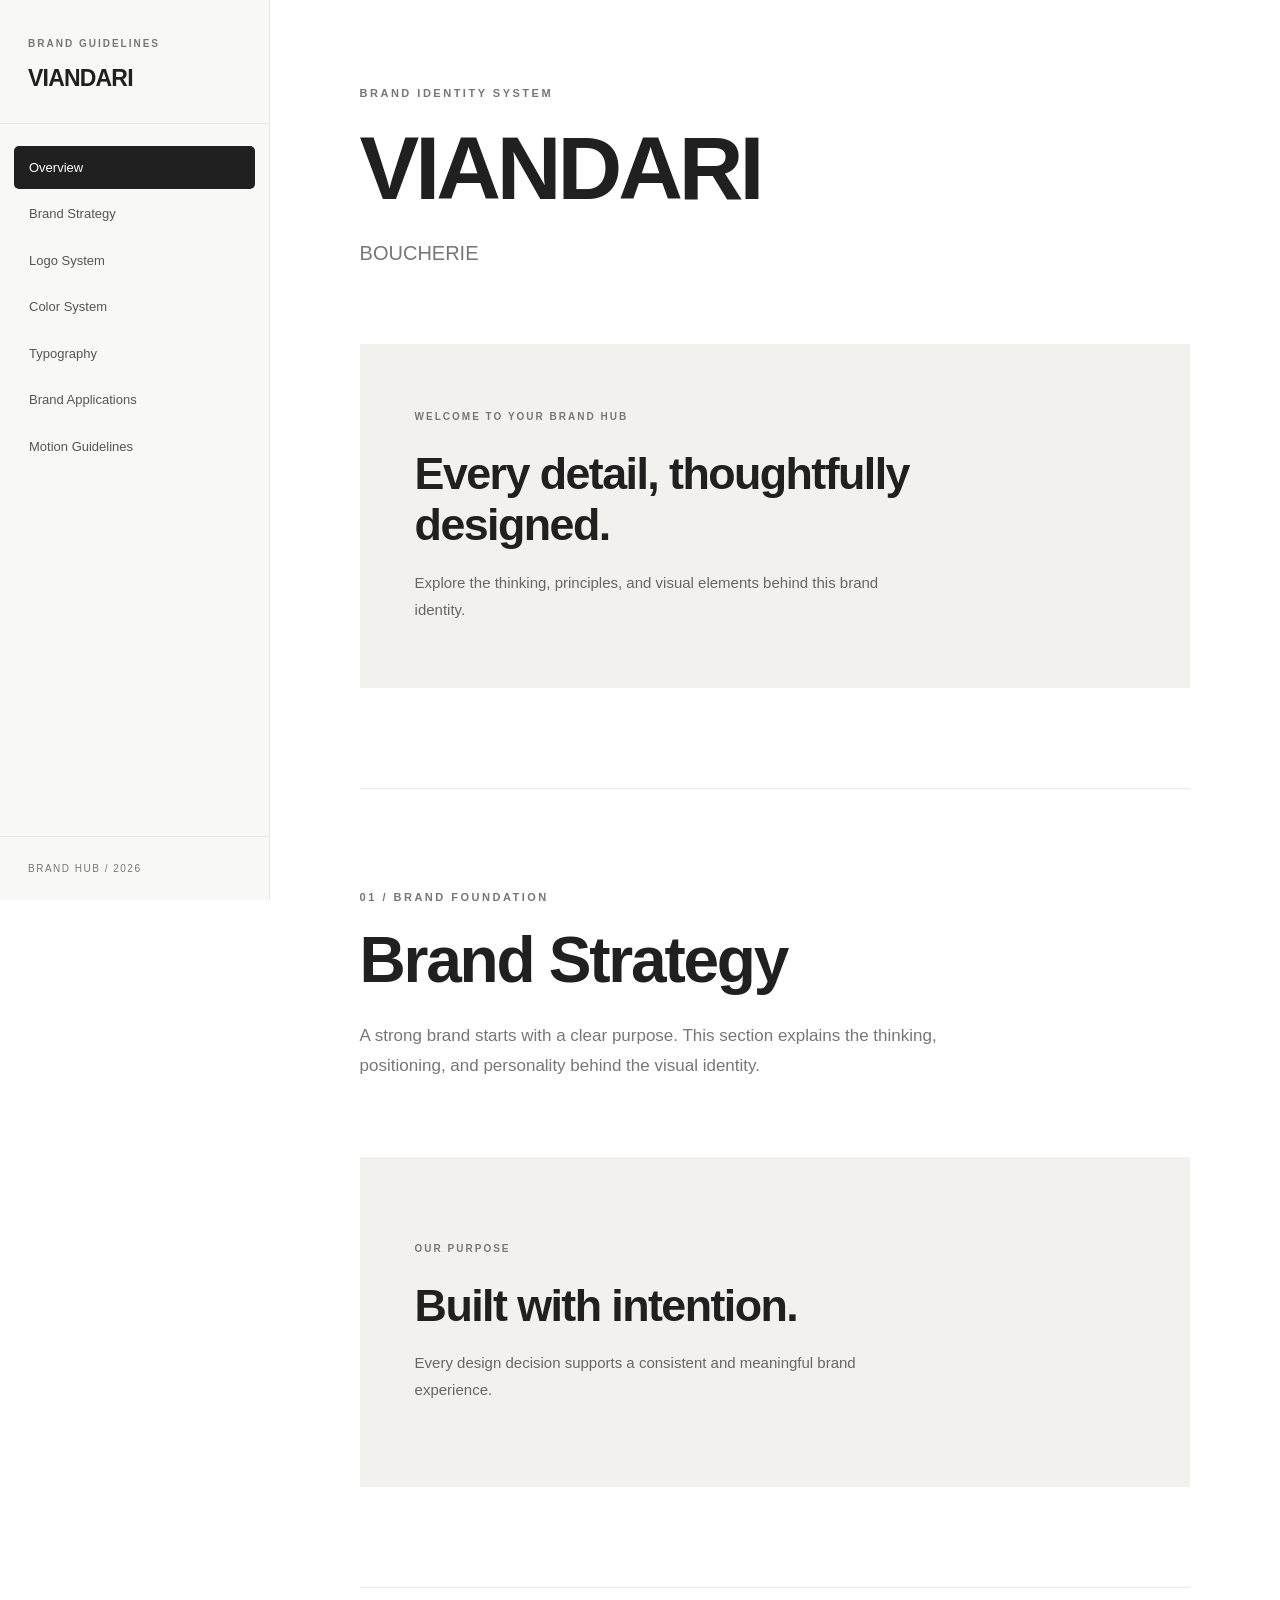
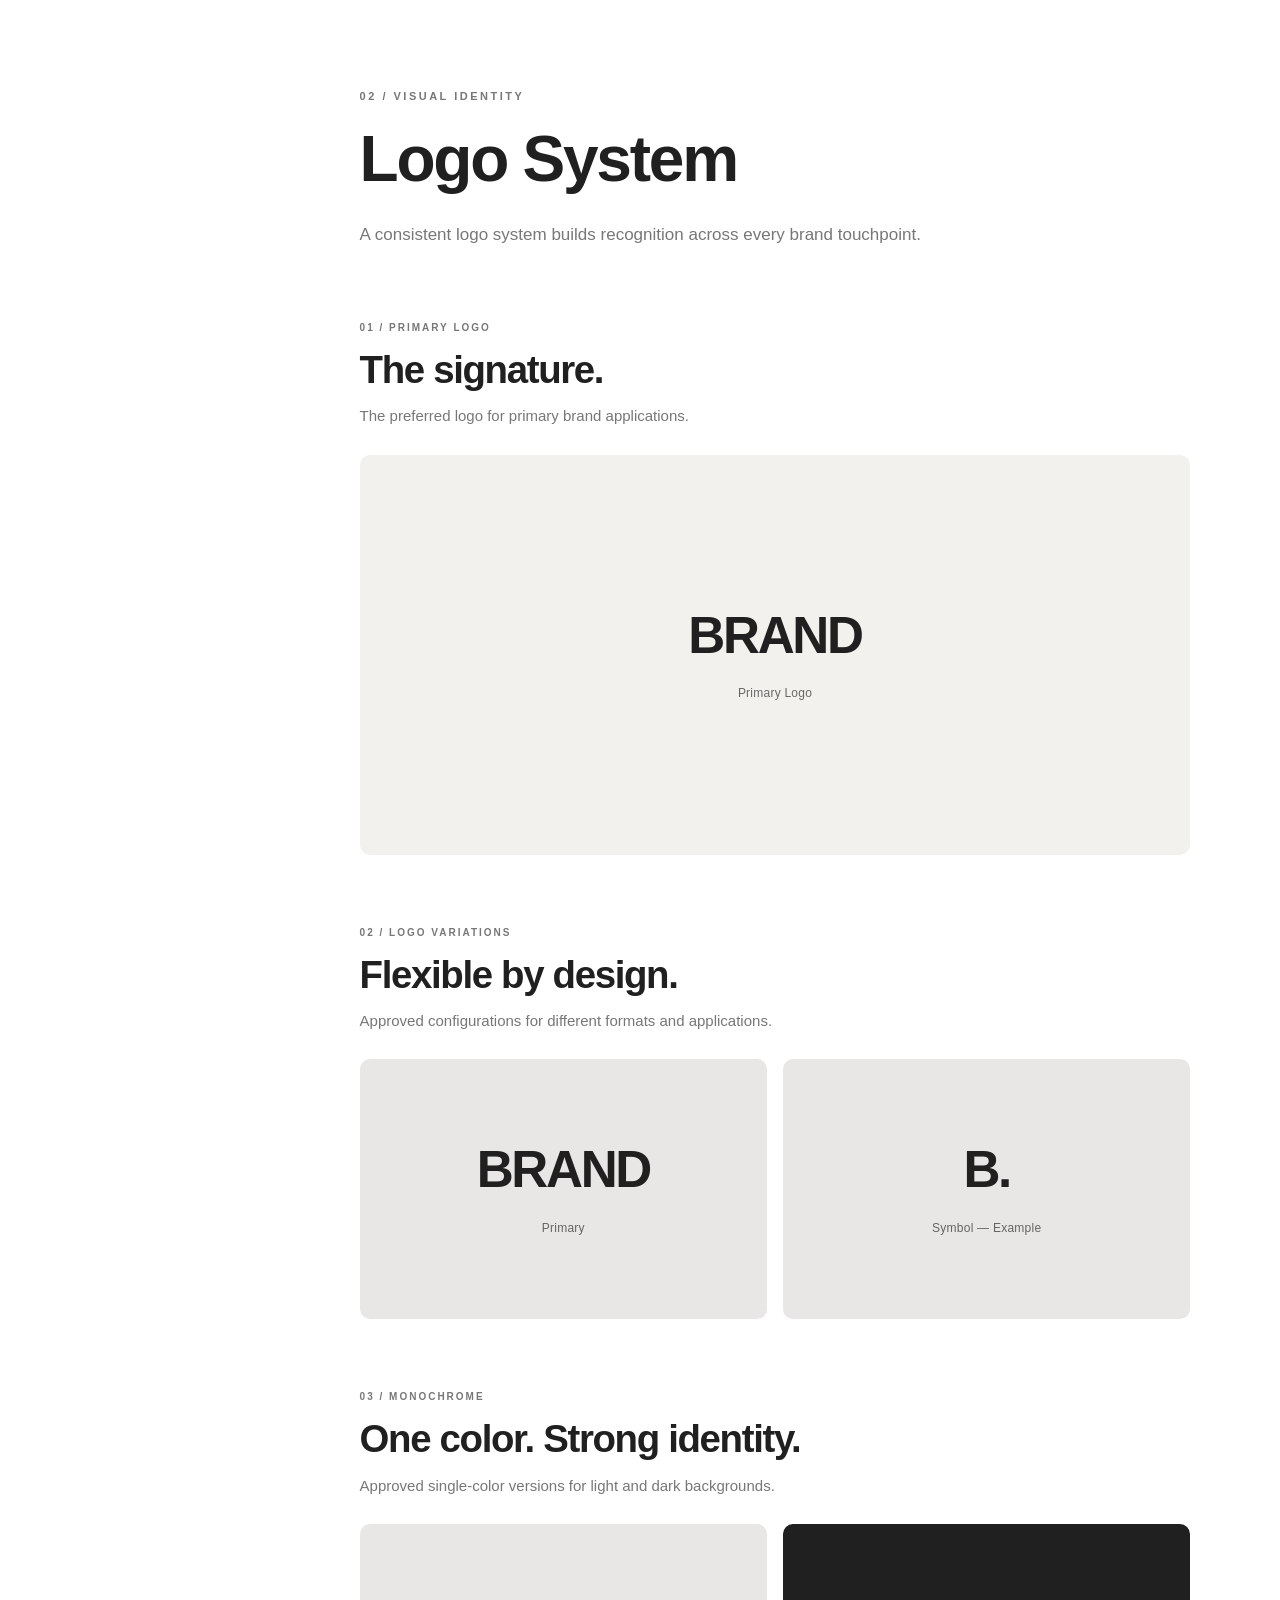
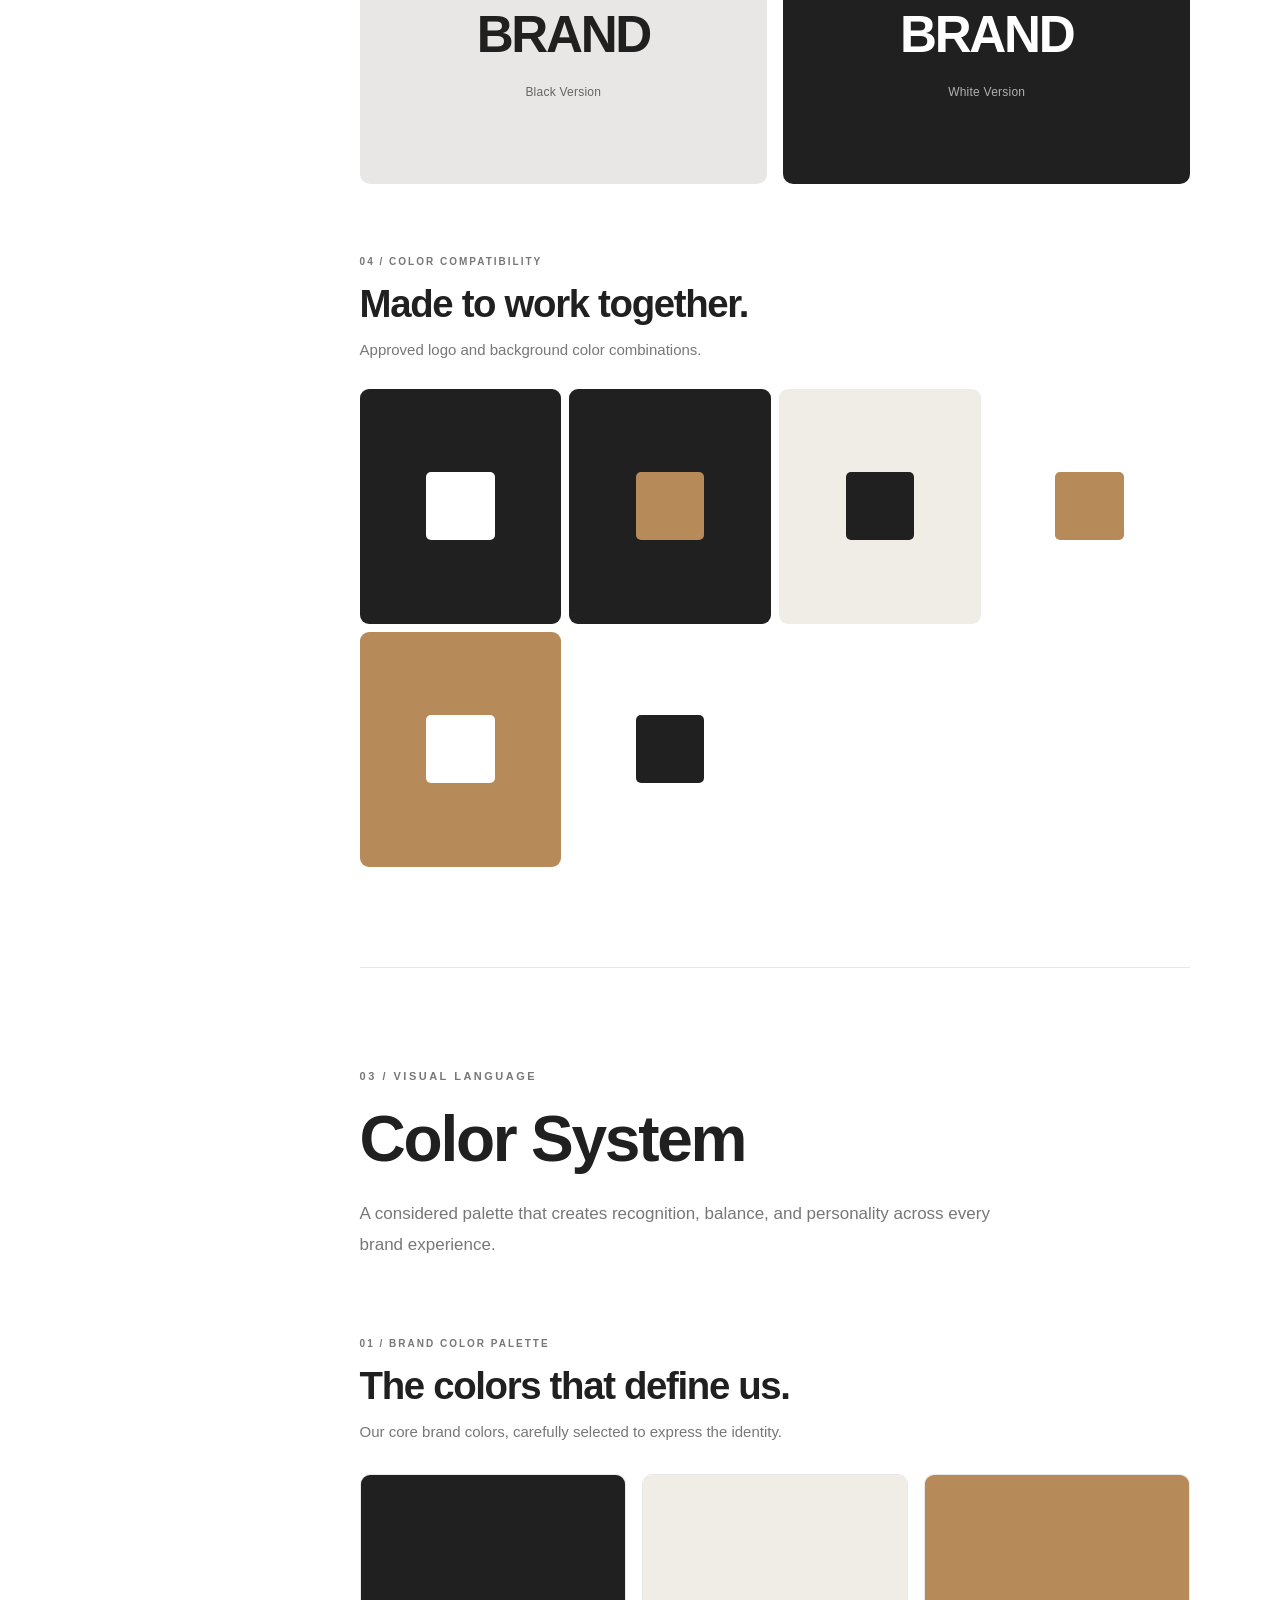
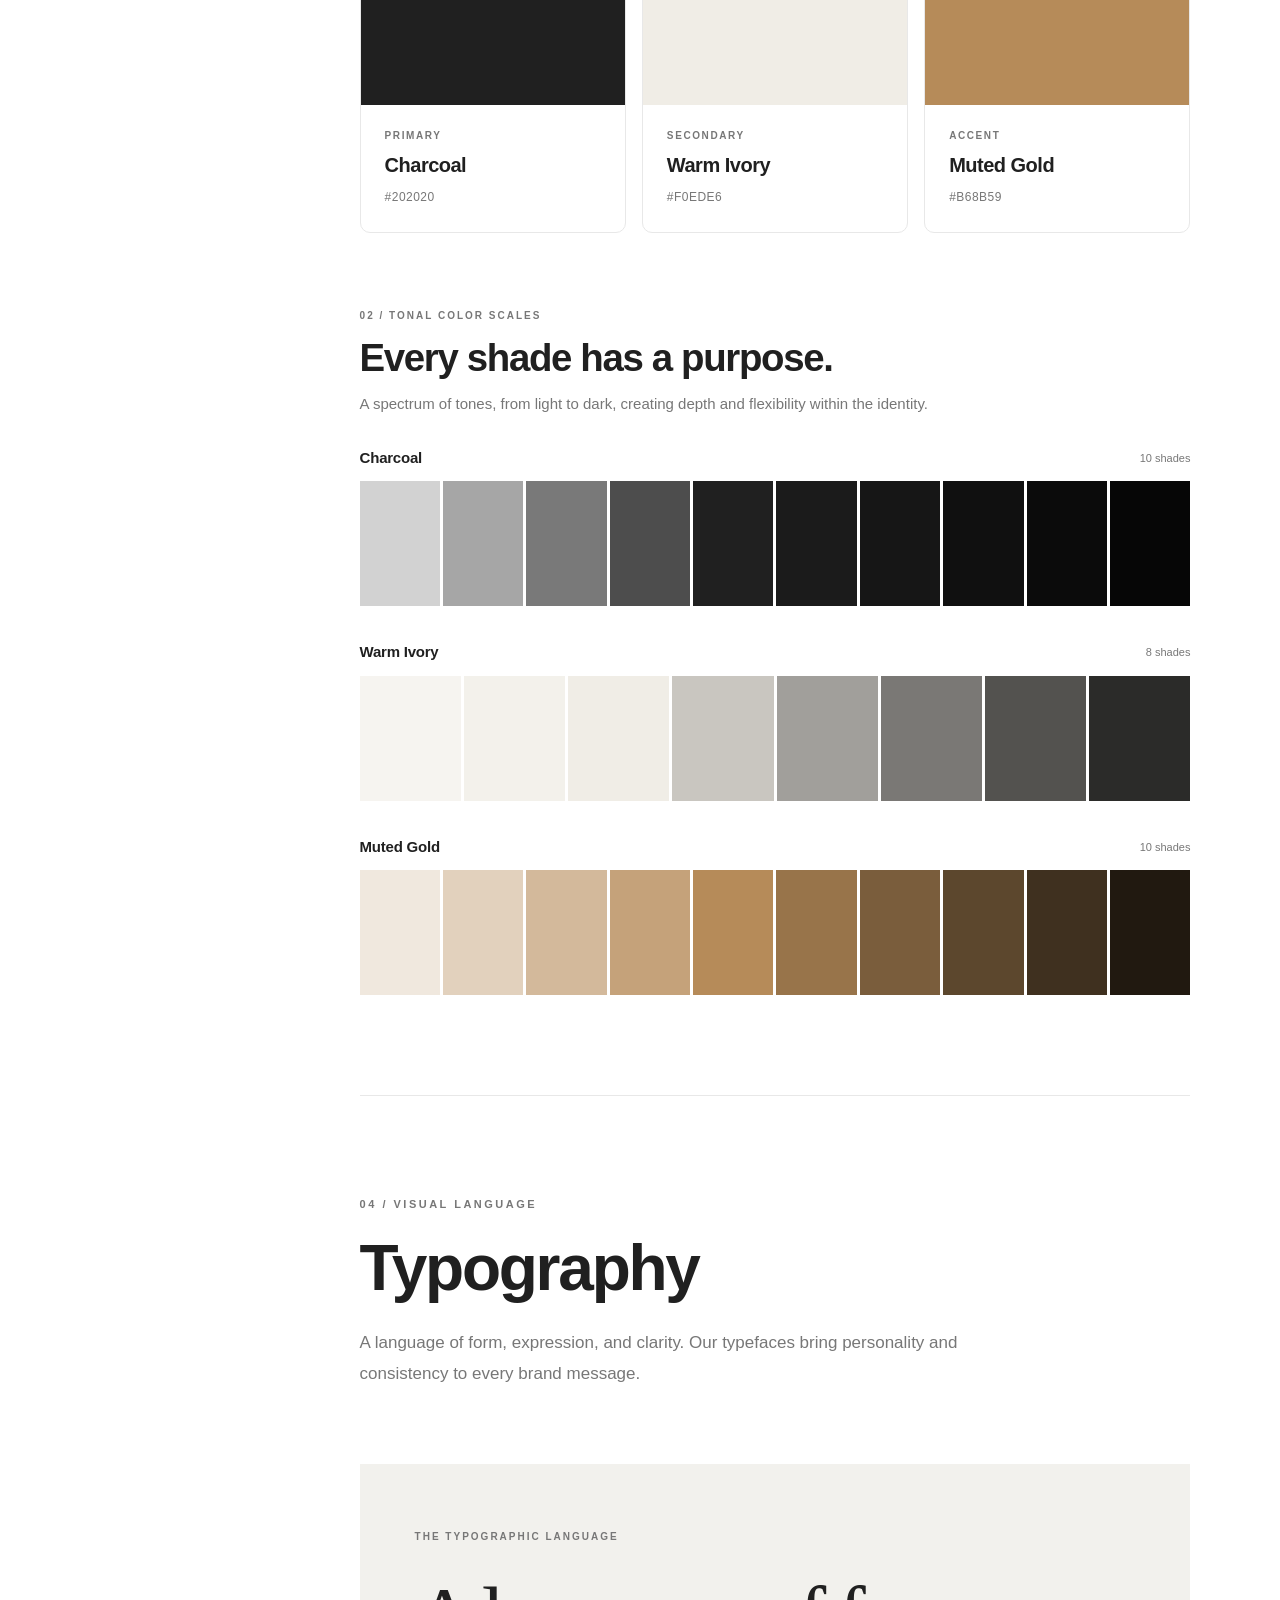
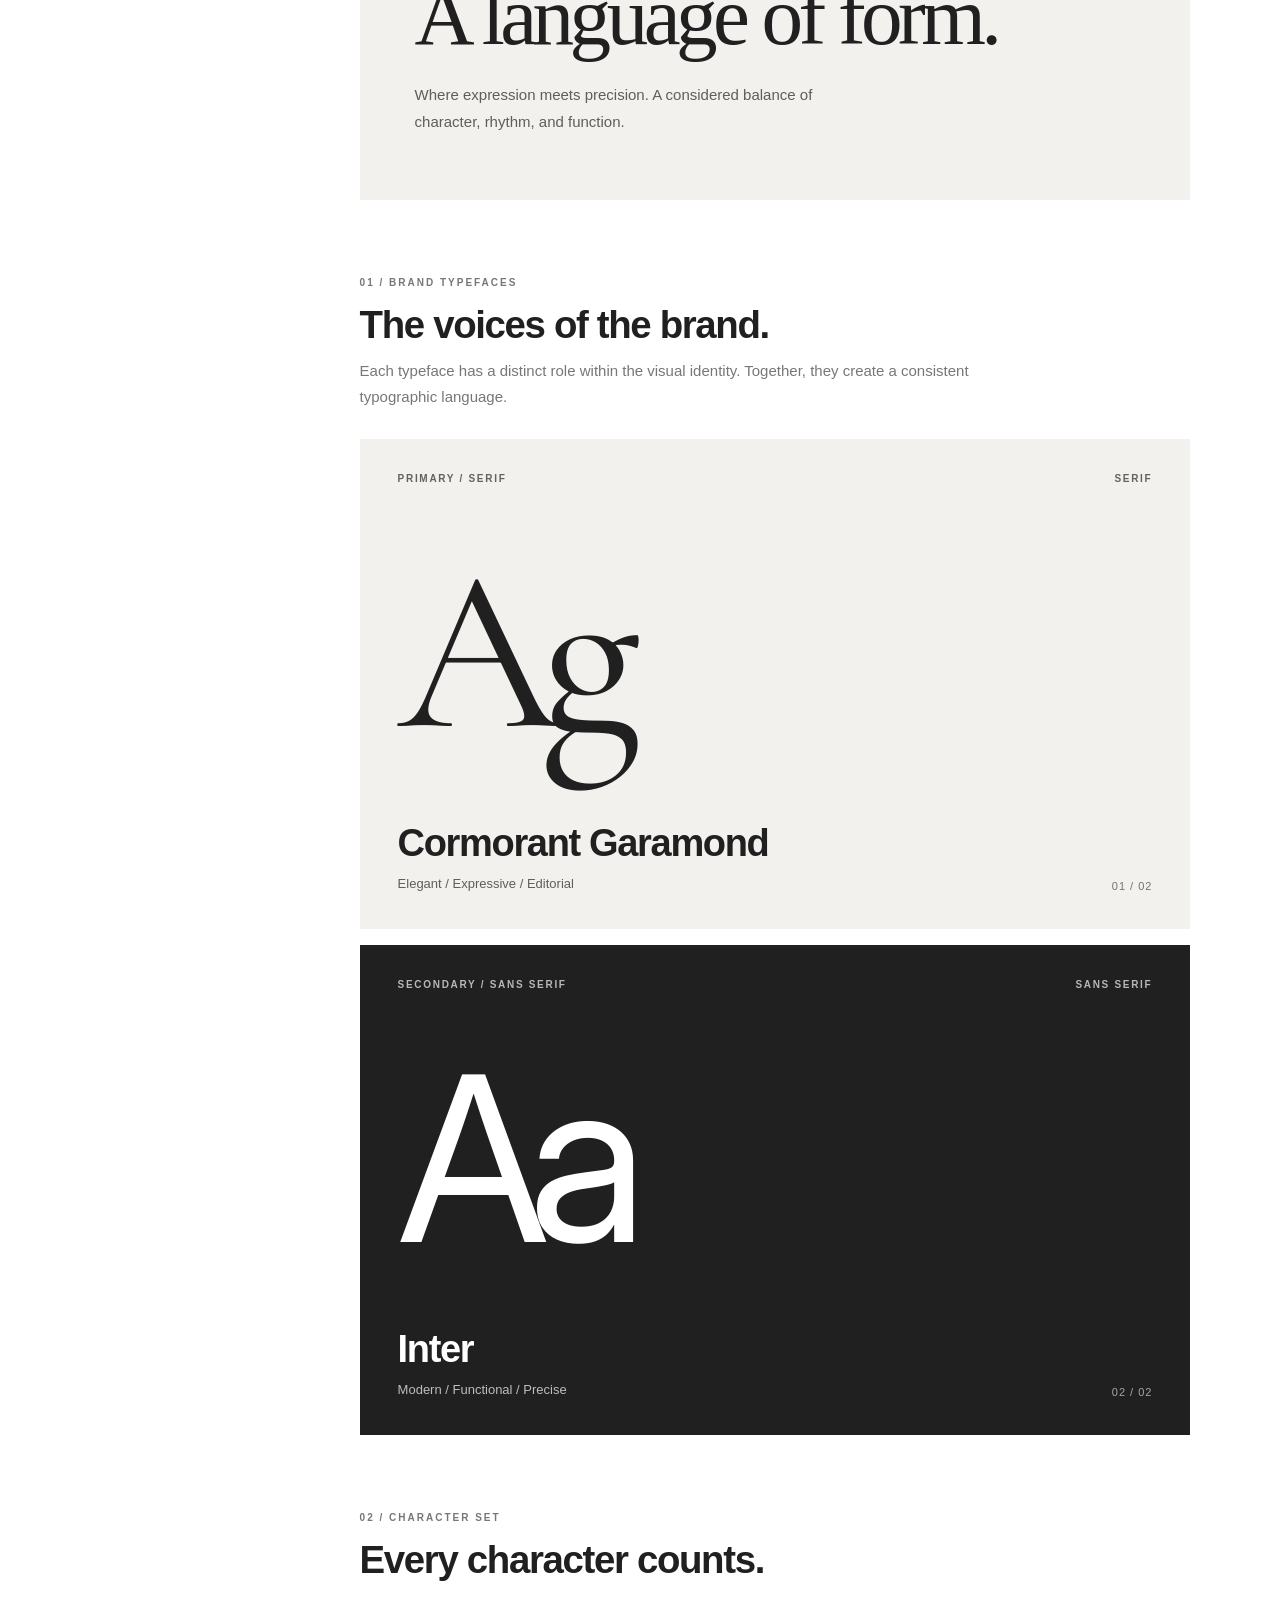
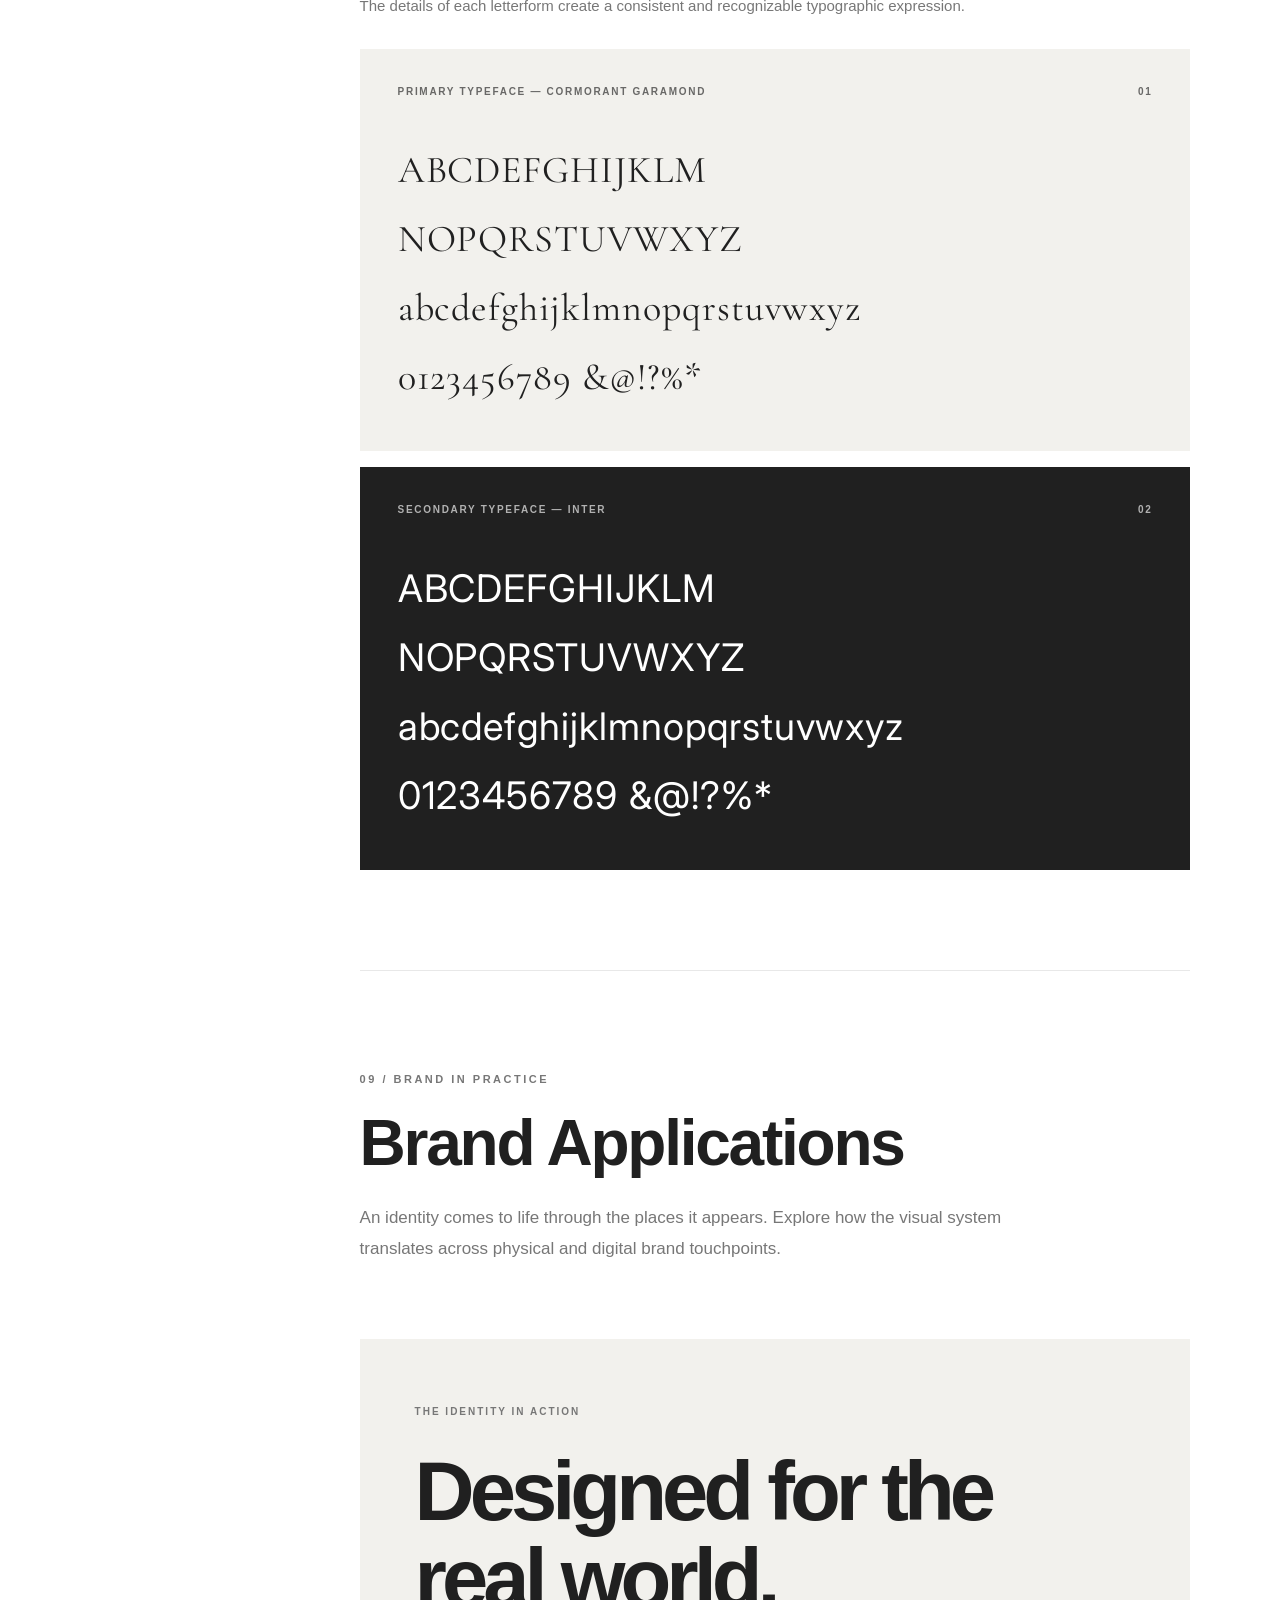
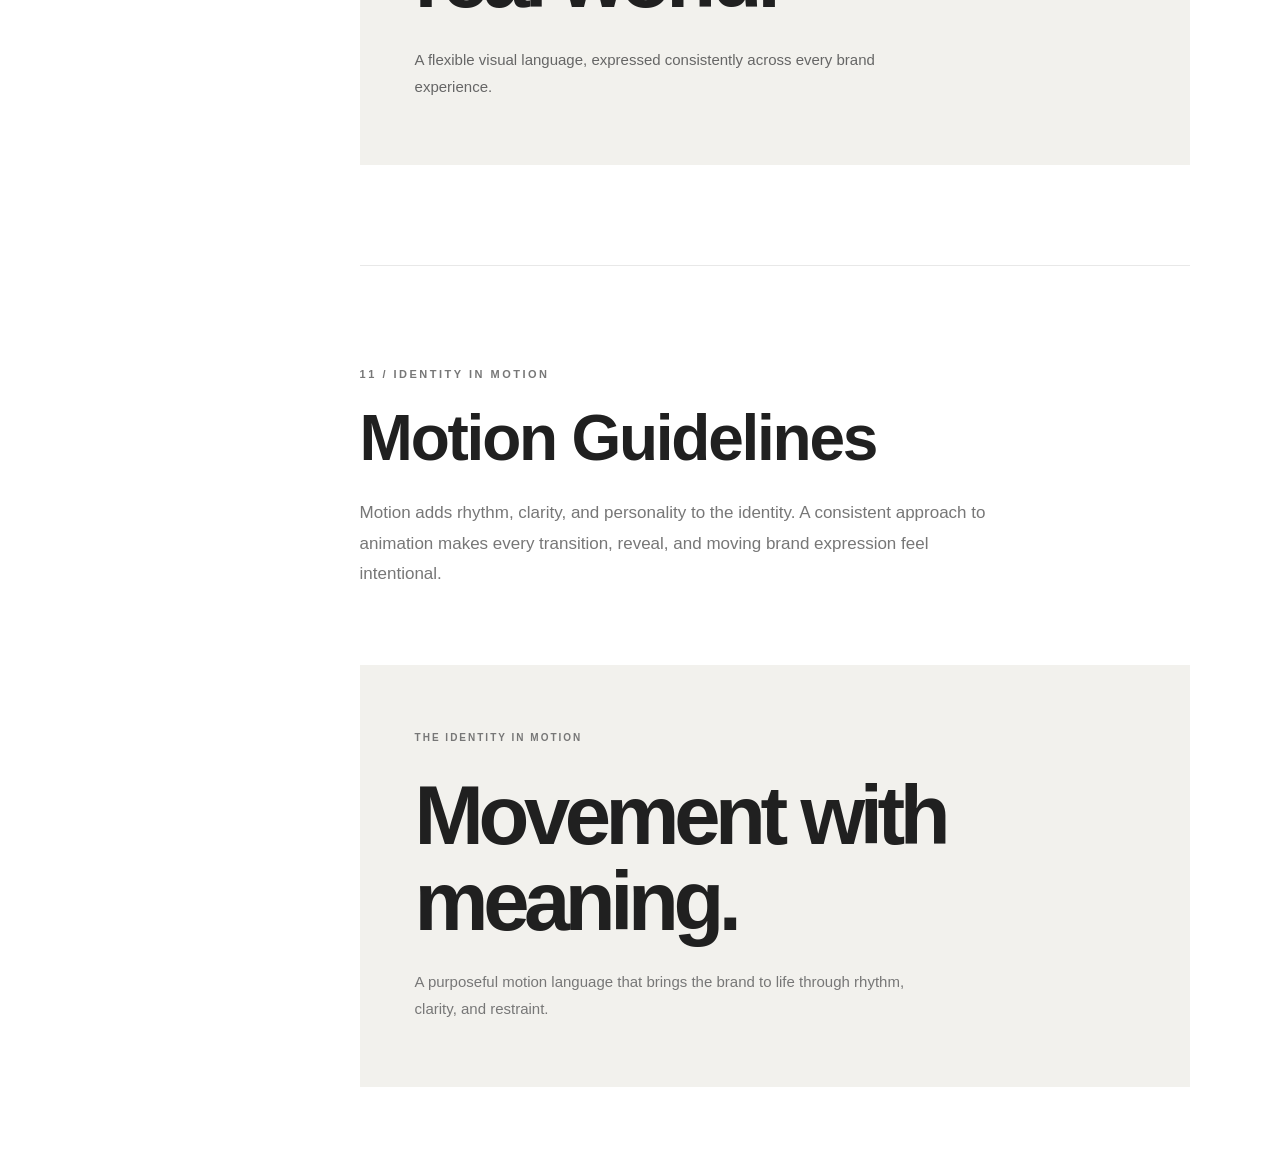
<file: index.html>
<!DOCTYPE html>
<html lang="en">

<head>
  <meta charset="UTF-8">
  <meta name="viewport" content="width=device-width, initial-scale=1.0">
  <title>Brand Hub</title>
  <link rel="stylesheet" href="css/style.css">
</head>

<body>

  <!-- Mobile navigation: controlled by js/app.js and styled in css/style.css -->
  <header class="mobile-header" id="mobile-header">
    <a class="mobile-header-brand" href="#overview" aria-label="Go to brand overview">BRAND HUB</a>
    <button class="mobile-menu-toggle" id="mobile-menu-toggle" type="button"
            aria-label="Open navigation menu" aria-controls="brand-sidebar" aria-expanded="false">
      <span class="mobile-menu-icon" aria-hidden="true"><span></span><span></span><span></span></span>
      <span class="mobile-menu-text">MENU</span>
    </button>
  </header>

  <div class="mobile-sidebar-overlay" id="mobile-sidebar-overlay" aria-hidden="true"></div>

  <div class="app-layout">

    <!-- ====================================
         SIDEBAR NAVIGATION
         ==================================== -->

    <aside class="sidebar" id="brand-sidebar" aria-label="Brand guidelines navigation">

      <button class="mobile-sidebar-close" id="mobile-sidebar-close" type="button"
              aria-label="Close navigation menu">&times;</button>

      <div class="sidebar-header">
        <span class="sidebar-label">BRAND GUIDELINES</span>
        <h2 id="sidebar-brand">Sample Brand</h2>
      </div>

      <nav class="sidebar-nav" aria-label="Brand guidelines">
        <a href="#overview" class="nav-link active">Overview</a>
        <a href="#strategy" class="nav-link">Brand Strategy</a>
        <a href="#logo" class="nav-link">Logo System</a>
        <a href="#colors" class="nav-link">Color System</a>
        <a href="#typography" class="nav-link">Typography</a>
        <a href="#graphics" class="nav-link">Graphic Elements</a>
        <a href="#photography" class="nav-link">Photography</a>
        <a href="#layout" class="nav-link">Layout &amp; Composition</a>
        <a href="#voice" class="nav-link">Brand Voice</a>
        <a href="#applications" class="nav-link">Brand Applications</a>
        <a href="#packaging" class="nav-link">Packaging Design</a>
        <a href="#motion" class="nav-link">Motion Guidelines</a>
      </nav>

      <div class="sidebar-footer">
        <span>BRAND HUB / 2026</span>
      </div>

    </aside>

    <!-- ====================================
         MAIN CONTENT
         ==================================== -->

    <main class="main-content">

      <!-- ====================================
           01 — OVERVIEW
           ==================================== -->

      <section id="overview">

        <div class="page-eyebrow">
          BRAND IDENTITY SYSTEM
        </div>

        <h1 id="brand-name">Sample Brand</h1>

        <p id="brand-tagline">
          A distinctive brand identity
        </p>

        <div class="welcome-panel">

          <span class="panel-label">
            WELCOME TO YOUR BRAND HUB
          </span>

          <h2>Every detail, thoughtfully designed.</h2>

          <p>
            Explore the thinking, principles, and
            visual elements behind this brand identity.
          </p>

        </div>

      </section>

      <!-- ====================================
           02 — BRAND STRATEGY
           ==================================== -->

      <section id="strategy" class="guideline-section">

        <div class="page-eyebrow">
          01 / BRAND FOUNDATION
        </div>

        <h2>Brand Strategy</h2>

        <p>
          A strong brand starts with a clear purpose.
          This section explains the thinking,
          positioning, and personality behind
          the visual identity.
        </p>

        <div class="welcome-panel">

          <span class="panel-label">
            OUR PURPOSE
          </span>

          <h2>Built with intention.</h2>

          <p>
            Every design decision supports a
            consistent and meaningful brand experience.
          </p>

        </div>

      </section>

      <!-- ====================================
           03 — LOGO SYSTEM
           ==================================== -->

      <section id="logo" class="guideline-section">

        <div class="page-eyebrow">
          02 / VISUAL IDENTITY
        </div>

        <h2>Logo System</h2>

        <p>
          A consistent logo system builds recognition
          across every brand touchpoint.
        </p>

        <!-- PRIMARY LOGO -->

        <div class="logo-feature" data-studio-item="logo-0">

          <div class="logo-section-heading">

            <span class="panel-label">
              01 / PRIMARY LOGO
            </span>

            <h3>The signature.</h3>

            <p>
              The preferred logo for primary
              brand applications.
            </p>

          </div>

          <div class="logo-preview logo-preview-primary">

            <span class="logo-placeholder">BRAND</span>

            <span class="logo-caption">
              Primary Logo
            </span>

          </div>

        </div>

        <!-- LOGO VARIATIONS -->

        <div class="logo-feature" data-studio-item="logo-3">

          <div class="logo-section-heading">

            <span class="panel-label">
              02 / LOGO VARIATIONS
            </span>

            <h3>Flexible by design.</h3>

            <p>
              Approved configurations for different
              formats and applications.
            </p>

          </div>

          <div class="logo-preview-grid">

            <div class="logo-preview logo-preview-light">

              <span class="logo-placeholder">BRAND</span>

              <span class="logo-caption">
                Primary
              </span>

            </div>

            <div class="logo-preview logo-preview-light">

              <span class="logo-placeholder">B.</span>

              <span class="logo-caption">
                Symbol — Example
              </span>

            </div>

          </div>

        </div>

        <!-- MONOCHROME VERSIONS -->

        <div class="logo-feature" data-studio-item="logo-3">

          <div class="logo-section-heading">

            <span class="panel-label">
              03 / MONOCHROME
            </span>

            <h3>One color. Strong identity.</h3>

            <p>
              Approved single-color versions
              for light and dark backgrounds.
            </p>

          </div>

          <div class="logo-preview-grid">

            <div class="logo-preview logo-preview-light">

              <span class="logo-placeholder">BRAND</span>

              <span class="logo-caption">
                Black Version
              </span>

            </div>

            <div class="logo-preview logo-preview-dark">

              <span class="logo-placeholder">BRAND</span>

              <span class="logo-caption">
                White Version
              </span>

            </div>

          </div>

        </div>

        <!-- CLEAR SPACE -->

        <div class="logo-feature" data-studio-item="logo-4">

          <div class="logo-section-heading">

            <span class="panel-label">
              04 / CLEAR SPACE
            </span>

            <h3>Room to breathe.</h3>

            <p>
              A visual presentation of the space
              surrounding the logo.
            </p>

          </div>

          <div class="clear-space-card">

            <div class="clear-space-boundary">

              <div class="clear-space-logo">

                <span class="logo-placeholder">BRAND</span>

              </div>

            </div>

          </div>

        </div>

        <!-- LOGO COLOR COMPATIBILITY -->

        <div class="logo-feature" data-studio-item="logo-6">

          <div class="logo-section-heading">

            <span class="panel-label">
              05 / COLOR COMPATIBILITY
            </span>

            <h3>Made to work together.</h3>

            <p>
              Approved logo and background
              color combinations.
            </p>

          </div>

          <div
            id="logo-compatibility-grid"
            class="logo-compatibility-grid"
            aria-label="Approved logo color combinations">
          </div>

        </div>

      </section>

      <!-- ====================================
           04 — COLOR SYSTEM
           ==================================== -->

      <section id="colors" class="guideline-section">

        <div class="page-eyebrow">
          03 / VISUAL LANGUAGE
        </div>

        <h2>Color System</h2>

        <p>
          A considered palette that creates
          recognition, balance, and personality
          across every brand experience.
        </p>

        <!-- MAIN BRAND COLOR PALETTE -->

        <div class="color-feature" data-studio-item="colors-0">

          <div class="color-section-heading">

            <span class="panel-label">
              01 / BRAND COLOR PALETTE
            </span>

            <h3>The colors that define us.</h3>

            <p>
              Our core brand colors, carefully
              selected to express the identity.
            </p>

          </div>

          <div
            id="brand-color-palette"
            class="brand-color-palette"
            aria-label="Brand color palette">
          </div>

        </div>

        <!-- TONAL COLOR SCALES -->

        <div class="color-feature" data-studio-item="colors-3">

          <div class="color-section-heading">

            <span class="panel-label">
              02 / TONAL COLOR SCALES
            </span>

            <h3>Every shade has a purpose.</h3>

            <p>
              A spectrum of tones, from light
              to dark, creating depth and
              flexibility within the identity.
            </p>

          </div>

          <div
            id="brand-tonal-scales"
            class="brand-tonal-scales"
            aria-label="Brand tonal color scales">
          </div>

        </div>

      </section>

      <!-- ====================================
           05 — TYPOGRAPHY SYSTEM
           Concept 02: Editorial Type Gallery
           ==================================== -->

      <section id="typography" class="guideline-section">

        <div class="page-eyebrow">
          04 / VISUAL LANGUAGE
        </div>

        <h2>Typography</h2>

        <p>
          A language of form, expression, and clarity.
          Our typefaces bring personality and
          consistency to every brand message.
        </p>

        <!-- EDITORIAL GALLERY INTRO -->

        <div class="typography-editorial-intro">

          <span
            id="typography-intro-eyebrow"
            class="panel-label">
            THE TYPOGRAPHIC LANGUAGE
          </span>

          <h3 id="typography-intro-headline">
            A language of form.
          </h3>

          <p id="typography-intro-description">
            Where expression meets precision.
            A considered balance of character,
            rhythm, and function.
          </p>

        </div>

        <!-- 01 / TYPEFACE GALLERY -->

        <div class="typography-feature" data-studio-item="typography-0">

          <div class="typography-section-heading">

            <span class="panel-label">
              01 / BRAND TYPEFACES
            </span>

            <h3>The voices of the brand.</h3>

            <p>
              Each typeface has a distinct role
              within the visual identity.
              Together, they create a consistent
              typographic language.
            </p>

          </div>

          <div
            id="typography-typeface-gallery"
            class="typography-typeface-gallery"
            aria-label="Approved brand typefaces">
          </div>

        </div>

        <!-- 02 / CHARACTER SET -->

        <div class="typography-feature" data-studio-item="typography-1">

          <div class="typography-section-heading">

            <span class="panel-label">
              02 / CHARACTER SET
            </span>

            <h3>Every character counts.</h3>

            <p>
              The details of each letterform create
              a consistent and recognizable
              typographic expression.
            </p>

          </div>

          <div
            id="typography-character-gallery"
            class="typography-character-gallery"
            aria-label="Typeface character sets">
          </div>

        </div>

        <!-- 03 / FONT WEIGHTS AND STYLES -->

        <div class="typography-feature" data-studio-item="typography-2">

          <div class="typography-section-heading">

            <span class="panel-label">
              03 / FONT WEIGHTS &amp; STYLES
            </span>

            <h3>Different weights. One voice.</h3>

            <p>
              A carefully selected range of
              typographic styles creates hierarchy
              without sacrificing consistency.
            </p>

          </div>

          <div
            id="typography-weights-gallery"
            class="typography-weights-gallery"
            aria-label="Approved typeface weights and styles">
          </div>

        </div>

        <!-- 04 / TYPOGRAPHY IN CONTEXT -->

        <div class="typography-feature" data-studio-item="typography-3">

          <div class="typography-section-heading">

            <span class="panel-label">
              04 / TYPOGRAPHY IN CONTEXT
            </span>

            <h3>Made to be seen.</h3>

            <p>
              Typography comes to life when the
              brand's typefaces, colors, and
              messaging work together.
            </p>

          </div>

          <div
            id="typography-context-showcase"
            class="typography-context-showcase">

            <div class="typography-context-topline">

              <span id="typography-context-eyebrow">
                A NEW PERSPECTIVE
              </span>

              <span>TYPE IN ACTION</span>

            </div>

            <div class="typography-context-main">

              <h4 id="typography-context-headline">
                Made to<br>
                <em>be remembered.</em>
              </h4>

              <p id="typography-context-description">
                Thoughtful typography creates
                a lasting impression.
              </p>

            </div>

            <div class="typography-context-footer">

              <span id="typography-context-brand">
                SAMPLE BRAND
              </span>

              <span aria-hidden="true">
                ↗
              </span>

            </div>

          </div>

        </div>

      </section>

      <!-- ====================================
           06 — GRAPHIC ELEMENTS
           Concept 02: Visual Identity Canvas
           ==================================== -->

      <section id="graphics" class="guideline-section">

        <div class="page-eyebrow">
          05 / VISUAL LANGUAGE
        </div>

        <h2>Graphic Elements</h2>

        <p>
          Beyond the logo, a distinctive visual
          language creates recognition through
          shape, pattern, texture, and detail.
        </p>

        <!-- EDITORIAL INTRO -->

        <div class="graphics-editorial-intro">

          <span
            id="graphics-intro-eyebrow"
            class="panel-label">
            THE GRAPHIC LANGUAGE
          </span>

          <h3 id="graphics-intro-headline">
            Identity beyond the mark.
          </h3>

          <p id="graphics-intro-description">
            A collection of visual elements
            that bring character, consistency,
            and expression to the brand.
          </p>

        </div>

        <!-- 01 / SIGNATURE ARTWORK -->

        <div
          id="graphics-hero-feature"
          class="graphics-feature"
          hidden data-studio-item="graphics-0">

          <div class="graphics-section-heading">

            <span class="panel-label">
              01 / SIGNATURE GRAPHIC
            </span>

            <h3>The defining expression.</h3>

            <p>
              A signature visual element that
              brings the identity to life.
            </p>

          </div>

          <div
            id="graphics-hero-canvas"
            class="graphics-hero-canvas"
            aria-label="Signature brand graphic">
          </div>

        </div>

        <!-- 02 / GRAPHIC ASSET GALLERY -->

        <div
          id="graphics-gallery-feature"
          class="graphics-feature"
          hidden data-studio-item="graphics-1">

          <div class="graphics-section-heading">

            <span class="panel-label">
              02 / GRAPHIC ASSET GALLERY
            </span>

            <h3>A system of expression.</h3>

            <p>
              A flexible collection of approved
              graphic assets, each with its own
              purpose within the brand identity.
            </p>

          </div>

          <div
            id="graphics-asset-gallery"
            class="graphics-asset-gallery"
            aria-label="Approved brand graphic elements">
          </div>

        </div>

        <!-- 03 / DETAILS AND APPLICATIONS -->

        <div
          id="graphics-details-feature"
          class="graphics-feature"
          hidden data-studio-item="graphics-2">

          <div class="graphics-section-heading">

            <span class="panel-label">
              03 / DETAILS &amp; APPLICATIONS
            </span>

            <h3>Designed with intention.</h3>

            <p>
              Explore the finer details and
              practical uses of the brand's
              graphic language.
            </p>

          </div>

          <div
            id="graphics-details-gallery"
            class="graphics-details-gallery"
            aria-label="Graphic details and applications">
          </div>

        </div>

        <!-- 04 / USAGE GUIDELINES -->

        <div
          id="graphics-guidelines-feature"
          class="graphics-feature"
          hidden data-studio-item="graphics-3">

          <div class="graphics-section-heading">

            <span class="panel-label">
              04 / USAGE GUIDELINES
            </span>

            <h3>Consistency in every detail.</h3>

            <p>
              Clear principles for applying
              graphic elements across different
              brand touchpoints.
            </p>

          </div>

          <div
            id="graphics-guidelines-list"
            class="graphics-guidelines-list"
            aria-label="Graphic element usage guidelines">
          </div>

        </div>

      </section>

      <!-- ====================================
           07 — PHOTOGRAPHY SYSTEM
           Concept 02: Editorial Photography Gallery
           ==================================== -->

      <section id="photography" class="guideline-section">

        <div class="page-eyebrow">
          06 / VISUAL LANGUAGE
        </div>

        <h2>Photography</h2>

        <p>
          Photography gives the brand its atmosphere,
          emotion, and sense of place. A consistent
          photographic direction makes every image
          feel part of the same visual world.
        </p>

        <!-- EDITORIAL INTRO -->

        <div class="photography-editorial-intro">

          <span
            id="photography-intro-eyebrow"
            class="panel-label">
            THE PHOTOGRAPHIC LANGUAGE
          </span>

          <h3 id="photography-intro-headline">
            A world through our lens.
          </h3>

          <p id="photography-intro-description">
            A considered approach to imagery,
            balancing atmosphere, composition,
            lighting, and storytelling.
          </p>

        </div>

        <!-- 01 / HERO PHOTOGRAPHY -->

        <div
          id="photography-hero-feature"
          class="photography-feature"
          hidden data-studio-item="photography-0">

          <div class="photography-section-heading">

            <span class="panel-label">
              01 / SIGNATURE PHOTOGRAPHY
            </span>

            <h3>The visual atmosphere.</h3>

            <p>
              A defining image that captures
              the brand's photographic direction.
            </p>

          </div>

          <div
            id="photography-hero-canvas"
            class="photography-hero-canvas"
            aria-label="Featured brand photography">
          </div>

        </div>

        <!-- 02 / PHOTOGRAPHY CATEGORIES -->

        <div
          id="photography-categories-feature"
          class="photography-feature"
          hidden data-studio-item="photography-1">

          <div class="photography-section-heading">

            <span class="panel-label">
              02 / PHOTOGRAPHY DIRECTIONS
            </span>

            <h3>Different subjects. One vision.</h3>

            <p>
              Each photographic category serves
              a distinct purpose while remaining
              consistent with the brand identity.
            </p>

          </div>

          <!--
            Generated from:
            BRAND_CONFIG.photography.categories

            Examples:
            Product, Lifestyle, Environment,
            People, Detail, Architecture.

            Categories are entirely optional.
            Each category can contain any
            number of photographs.
          -->

          <div
            id="photography-categories-gallery"
            class="photography-categories-gallery"
            aria-label="Brand photography categories">
          </div>

        </div>

        <!-- 03 / EDITORIAL IMAGE GALLERY -->

        <div
          id="photography-gallery-feature"
          class="photography-feature"
          hidden data-studio-item="photography-2">

          <div class="photography-section-heading">

            <span class="panel-label">
              03 / PHOTOGRAPHIC GALLERY
            </span>

            <h3>Stories in every frame.</h3>

            <p>
              A curated collection of imagery
              expressing the brand's photographic
              style across different subjects.
            </p>

          </div>

          <!--
            Generated from:
            BRAND_CONFIG.photography.gallery

            Every client can use a different
            number of photographs.

            Planned layouts:
            full, half, wide, tall,
            split, split-reverse.
          -->

          <div
            id="photography-image-gallery"
            class="photography-image-gallery"
            aria-label="Approved brand photography">
          </div>

        </div>

        <!-- 04 / ART DIRECTION GUIDELINES -->

        <div
          id="photography-direction-feature"
          class="photography-feature"
          hidden data-studio-item="photography-3">

          <div class="photography-section-heading">

            <span class="panel-label">
              04 / ART DIRECTION
            </span>

            <h3>Every frame, intentional.</h3>

            <p>
              Principles that guide photography
              and preserve a recognizable visual
              atmosphere across brand applications.
            </p>

          </div>

          <!--
            Generated from:
            BRAND_CONFIG.photography.artDirection

            Example subjects:
            Lighting, Composition, Color,
            Mood, Styling, Retouching.

            Only client-approved directions
            should be presented.
          -->

          <div
            id="photography-direction-list"
            class="photography-direction-list"
            aria-label="Photography art direction guidelines">
          </div>

        </div>

        <!-- 05 / PHOTOGRAPHY DO AND DON'T -->

        <div
          id="photography-comparison-feature"
          class="photography-feature"
          hidden data-studio-item="photography-4">

          <div class="photography-section-heading">

            <span class="panel-label">
              05 / PHOTOGRAPHY STANDARDS
            </span>

            <h3>What feels right.</h3>

            <p>
              Visual examples that distinguish
              approved photography from imagery
              that does not fit the brand.
            </p>

          </div>

          <!--
            Generated from:
            BRAND_CONFIG.photography.comparisons

            Optional approved / avoid pairs.
            No comparisons appear unless
            configured for the client.
          -->

          <div
            id="photography-comparison-gallery"
            class="photography-comparison-gallery"
            aria-label="Photography do and don't examples">
          </div>

        </div>

      </section>

      <!-- ====================================
           08 — LAYOUT & COMPOSITION SYSTEM
           Concept 02: Editorial Layout Framework
           ==================================== -->

      <section id="layout" class="guideline-section">

        <div class="page-eyebrow">
          07 / VISUAL LANGUAGE
        </div>

        <h2>Layout &amp; Composition</h2>

        <p>
          A consistent layout system brings structure
          to every brand expression. Through grids,
          spacing, alignment, and hierarchy, each
          composition feels intentional and recognizable.
        </p>

        <!-- EDITORIAL INTRODUCTION -->

        <div class="layout-editorial-intro">

          <span
            id="layout-intro-eyebrow"
            class="panel-label">
            THE ART OF ARRANGEMENT
          </span>

          <h3 id="layout-intro-headline">
            Structure creates freedom.
          </h3>

          <p id="layout-intro-description">
            A flexible design framework built on
            thoughtful proportions, confident
            hierarchy, and intentional whitespace.
          </p>

        </div>

        <!-- 01 / LAYOUT PHILOSOPHY -->

        <div
          id="layout-philosophy-feature"
          class="layout-feature"
          hidden data-studio-item="layout-0">

          <div class="layout-section-heading">

            <span class="panel-label">
              01 / LAYOUT PHILOSOPHY
            </span>

            <h3>The principles behind the space.</h3>

            <p>
              The foundational ideas that guide
              the brand's visual compositions.
            </p>

          </div>

          <!--
            Generated from:
            BRAND_CONFIG.layoutComposition.principles

            Examples:
            Balance, Alignment, Rhythm,
            Simplicity, Contrast, Whitespace.

            Add or remove principles as needed.
          -->

          <div
            id="layout-principles-gallery"
            class="layout-principles-gallery"
            aria-label="Brand layout principles">
          </div>

        </div>

        <!-- 02 / GRID SYSTEM -->

        <div
          id="layout-grid-feature"
          class="layout-feature"
          hidden data-studio-item="layout-1">

          <div class="layout-section-heading">

            <span class="panel-label">
              02 / GRID SYSTEM
            </span>

            <h3>A foundation for consistency.</h3>

            <p>
              Defined columns, margins, and gutters
              create a reliable structure for
              arranging brand elements.
            </p>

          </div>

          <!--
            Generated from:
            BRAND_CONFIG.layoutComposition.grids

            Each grid can define:
            title, description, columns,
            margin, gutter, aspectRatio,
            and optional supporting image.

            Different clients may require
            different numbers of grid examples.
          -->

          <div
            id="layout-grid-gallery"
            class="layout-grid-gallery"
            aria-label="Approved brand grid systems">
          </div>

        </div>

        <!-- 03 / SPACING AND HIERARCHY -->

        <div
          id="layout-spacing-feature"
          class="layout-feature"
          hidden data-studio-item="layout-2">

          <div class="layout-section-heading">

            <span class="panel-label">
              03 / SPACING &amp; HIERARCHY
            </span>

            <h3>Every element has its place.</h3>

            <p>
              A clear relationship between scale,
              spacing, and visual priority makes
              communication easier to understand.
            </p>

          </div>

          <!--
            Generated from:
            BRAND_CONFIG.layoutComposition.spacing

            May include:
            spacing tokens, hierarchy rules,
            descriptions, and visual examples.

            This entire component is optional.
          -->

          <div
            id="layout-spacing-gallery"
            class="layout-spacing-gallery"
            aria-label="Brand spacing and visual hierarchy">
          </div>

        </div>

        <!-- 04 / COMPOSITION EXAMPLES -->

        <div
          id="layout-examples-feature"
          class="layout-feature"
          hidden data-studio-item="layout-3">

          <div class="layout-section-heading">

            <span class="panel-label">
              04 / COMPOSITION EXAMPLES
            </span>

            <h3>The system in action.</h3>

            <p>
              Approved compositions demonstrate
              how typography, photography, graphics,
              and whitespace work together.
            </p>

          </div>

          <!--
            Generated from:
            BRAND_CONFIG.layoutComposition.examples

            Examples can show:
            social media, posters, digital
            screens, print, and presentations.

            Planned layouts:
            full, half, wide, tall,
            split, split-reverse.

            Add or remove any number of examples.
          -->

          <div
            id="layout-examples-gallery"
            class="layout-examples-gallery"
            aria-label="Approved brand composition examples">
          </div>

        </div>

        <!-- 05 / COMPOSITION DO AND DON'T -->

        <div
          id="layout-comparison-feature"
          class="layout-feature"
          hidden data-studio-item="layout-4">

          <div class="layout-section-heading">

            <span class="panel-label">
              05 / COMPOSITION STANDARDS
            </span>

            <h3>Designed with purpose.</h3>

            <p>
              Side-by-side examples clarify which
              composition decisions preserve the
              brand identity and which to avoid.
            </p>

          </div>

          <!--
            Generated from:
            BRAND_CONFIG.layoutComposition.comparisons

            Each comparison contains:
            approved and avoid examples.

            Both sides of a pair should
            represent the same design scenario.

            The entire block is optional.
          -->

          <div
            id="layout-comparison-gallery"
            class="layout-comparison-gallery"
            aria-label="Layout and composition do and don't examples">
          </div>

        </div>

      </section>

      <!-- ====================================
           09 — BRAND VOICE & MESSAGING
           Concept 02: Editorial Verbal Identity
           ==================================== -->

      <section id="voice" class="guideline-section">

        <div class="page-eyebrow">
          08 / VERBAL IDENTITY
        </div>

        <h2>Brand Voice</h2>

        <p>
          The way we speak is as distinctive as the way
          we look. A consistent verbal identity builds
          familiarity, trust, and meaningful connection.
        </p>

        <!-- EDITORIAL INTRO -->

        <div class="voice-editorial-intro">
          <span id="voice-intro-eyebrow" class="panel-label">
            THE LANGUAGE OF THE BRAND
          </span>
          <h3 id="voice-intro-headline">Words with intention.</h3>
          <p id="voice-intro-description">
            Every message reflects who we are, what we
            believe, and how we connect with our audience.
          </p>
        </div>

        <!-- 01 / BRAND PERSONALITY -->

        <div id="voice-personality-feature" class="voice-feature" hidden data-studio-item="voice-0">
          <div class="voice-section-heading">
            <span class="panel-label">01 / BRAND PERSONALITY</span>
            <h3>The character behind every word.</h3>
            <p>
              Defining traits that give our communication
              a recognizable personality.
            </p>
          </div>
          <!-- BRAND_CONFIG.brandVoice.personality -->
          <div id="voice-personality-gallery"
               class="voice-personality-gallery"
               aria-label="Brand personality traits"></div>
        </div>

        <!-- 02 / TONE OF VOICE -->

        <div id="voice-tone-feature" class="voice-feature" hidden data-studio-item="voice-1">
          <div class="voice-section-heading">
            <span class="panel-label">02 / TONE OF VOICE</span>
            <h3>One voice. Different moments.</h3>
            <p>
              A consistent voice adapts its tone to the
              audience, context, and communication channel.
            </p>
          </div>
          <!-- BRAND_CONFIG.brandVoice.tones -->
          <div id="voice-tone-gallery"
               class="voice-tone-gallery"
               aria-label="Brand tone of voice guidelines"></div>
        </div>

        <!-- 03 / MESSAGING PILLARS -->

        <div id="voice-pillars-feature" class="voice-feature" hidden data-studio-item="voice-2">
          <div class="voice-section-heading">
            <span class="panel-label">03 / MESSAGING PILLARS</span>
            <h3>What we stand for.</h3>
            <p>
              The recurring ideas and messages that make
              our story clear, relevant, and memorable.
            </p>
          </div>
          <!-- BRAND_CONFIG.brandVoice.pillars -->
          <div id="voice-pillars-gallery"
               class="voice-pillars-gallery"
               aria-label="Core brand messaging pillars"></div>
        </div>

        <!-- 04 / WRITING EXAMPLES -->

        <div id="voice-examples-feature" class="voice-feature" hidden data-studio-item="voice-3">
          <div class="voice-section-heading">
            <span class="panel-label">04 / WRITING IN PRACTICE</span>
            <h3>The voice in action.</h3>
            <p>
              Practical examples show how the brand sounds
              across headlines, captions, and everyday messages.
            </p>
          </div>
          <!-- BRAND_CONFIG.brandVoice.examples -->
          <div id="voice-examples-gallery"
               class="voice-examples-gallery"
               aria-label="Brand writing examples"></div>
        </div>

        <!-- 05 / VOICE DO AND DON'T -->

        <div id="voice-comparison-feature" class="voice-feature" hidden data-studio-item="voice-4">
          <div class="voice-section-heading">
            <span class="panel-label">05 / VERBAL STANDARDS</span>
            <h3>Say it the right way.</h3>
            <p>
              Side-by-side examples distinguish language
              that fits the brand from language to avoid.
            </p>
          </div>
          <!-- BRAND_CONFIG.brandVoice.comparisons -->
          <div id="voice-comparison-gallery"
               class="voice-comparison-gallery"
               aria-label="Brand voice do and don't examples"></div>
        </div>

      </section>

      <!-- ====================================
           10 — BRAND APPLICATIONS
           Concept 02: Editorial Application Gallery
           ==================================== -->

      <section id="applications" class="guideline-section">

        <div class="page-eyebrow">09 / BRAND IN PRACTICE</div>
        <h2>Brand Applications</h2>
        <p>
          An identity comes to life through the places it appears.
          Explore how the visual system translates across physical
          and digital brand touchpoints.
        </p>

        <!-- EDITORIAL INTRO -->
        <div class="applications-editorial-intro">
          <span id="applications-intro-eyebrow" class="panel-label">
            THE IDENTITY IN ACTION
          </span>
          <h3 id="applications-intro-headline">Designed for the real world.</h3>
          <p id="applications-intro-description">
            A flexible visual language, expressed consistently
            across every brand experience.
          </p>
        </div>

        <!-- 01 / FEATURED APPLICATION -->
        <div id="applications-hero-feature" class="applications-feature" hidden data-studio-item="applications-0">
          <div class="applications-section-heading">
            <span class="panel-label">01 / FEATURED APPLICATION</span>
            <h3>The identity, brought to life.</h3>
            <p>A signature application that captures the brand in context.</p>
          </div>
          <!-- BRAND_CONFIG.brandApplications.featured -->
          <div id="applications-hero-canvas"
               class="applications-hero-canvas"
               aria-label="Featured brand application"></div>
        </div>

        <!-- 02 / APPLICATION CATEGORIES -->
        <div id="applications-categories-feature" class="applications-feature" hidden data-studio-item="applications-1">
          <div class="applications-section-heading">
            <span class="panel-label">02 / APPLICATION CATEGORIES</span>
            <h3>One identity. Many touchpoints.</h3>
            <p>From printed matter to digital experiences, each application
               carries the same recognizable brand language.</p>
          </div>
          <!-- BRAND_CONFIG.brandApplications.categories -->
          <div id="applications-categories-gallery"
               class="applications-categories-gallery"
               aria-label="Brand application categories"></div>
        </div>

        <!-- 03 / APPLICATION GALLERY -->
        <div id="applications-gallery-feature" class="applications-feature" hidden data-studio-item="applications-2">
          <div class="applications-section-heading">
            <span class="panel-label">03 / APPLICATION GALLERY</span>
            <h3>A system made tangible.</h3>
            <p>An editorial collection of brand applications, mockups,
               and real-world identity expressions.</p>
          </div>
          <!-- BRAND_CONFIG.brandApplications.gallery -->
          <!-- Supports full, half, wide, tall, split, split-reverse layouts -->
          <div id="applications-image-gallery"
               class="applications-image-gallery"
               aria-label="Brand application gallery"></div>
        </div>

        <!-- 04 / APPLICATION DETAILS -->
        <div id="applications-details-feature" class="applications-feature" hidden data-studio-item="applications-3">
          <div class="applications-section-heading">
            <span class="panel-label">04 / MATERIALS &amp; DETAILS</span>
            <h3>Considered at every scale.</h3>
            <p>Close-up studies of materials, finishes, production techniques,
               and the details that make the identity distinctive.</p>
          </div>
          <!-- BRAND_CONFIG.brandApplications.details -->
          <div id="applications-details-gallery"
               class="applications-details-gallery"
               aria-label="Brand application materials and details"></div>
        </div>

        <!-- 05 / APPLICATION GUIDELINES -->
        <div id="applications-guidelines-feature" class="applications-feature" hidden data-studio-item="applications-4">
          <div class="applications-section-heading">
            <span class="panel-label">05 / APPLICATION GUIDELINES</span>
            <h3>Consistency, wherever it appears.</h3>
            <p>Practical principles for translating the brand system
               into clear, cohesive applications.</p>
          </div>
          <!-- BRAND_CONFIG.brandApplications.guidelines -->
          <div id="applications-guidelines-list"
               class="applications-guidelines-list"
               aria-label="Brand application usage guidelines"></div>
        </div>

      </section>

      <!-- ====================================
           11 — PACKAGING DESIGN
           Concept 02: Editorial Packaging System
           Optional: BRAND_CONFIG.sections.packaging
           ==================================== -->

      <section id="packaging" class="guideline-section">

        <div class="page-eyebrow">10 / PHYSICAL IDENTITY</div>
        <h2>Packaging Design</h2>
        <p>
          Packaging transforms the identity into a tangible experience.
          From structure and materials to print finishes and details,
          every element should feel unmistakably part of the brand.
        </p>

        <!-- EDITORIAL INTRO -->
        <div class="packaging-editorial-intro">
          <span id="packaging-intro-eyebrow" class="panel-label">
            THE TANGIBLE IDENTITY
          </span>
          <h3 id="packaging-intro-headline">Designed to be held.</h3>
          <p id="packaging-intro-description">
            A thoughtful packaging system brings the brand to life through
            form, texture, function, and a consistent visual language.
          </p>
        </div>

        <!-- 01 / FEATURED PACKAGING -->
        <div id="packaging-hero-feature" class="packaging-feature" hidden data-studio-item="packaging-0">
          <div class="packaging-section-heading">
            <span class="panel-label">01 / FEATURED PACKAGING</span>
            <h3>The first impression, made tangible.</h3>
            <p>A signature packaging presentation that captures the brand experience.</p>
          </div>
          <!-- BRAND_CONFIG.packagingDesign.featured -->
          <div id="packaging-hero-canvas"
               class="packaging-hero-canvas"
               aria-label="Featured brand packaging"></div>
        </div>

        <!-- 02 / PACKAGING COLLECTION -->
        <div id="packaging-collection-feature" class="packaging-feature" hidden data-studio-item="packaging-1">
          <div class="packaging-section-heading">
            <span class="panel-label">02 / PACKAGING COLLECTION</span>
            <h3>One system. Every format.</h3>
            <p>Boxes, bags, labels, wraps, and other formats working as one cohesive family.</p>
          </div>
          <!-- BRAND_CONFIG.packagingDesign.collection -->
          <!-- Supports full, half, wide, tall, split, split-reverse layouts -->
          <div id="packaging-collection-gallery"
               class="packaging-collection-gallery"
               aria-label="Approved packaging collection"></div>
        </div>

        <!-- 03 / MATERIALS & FINISHES -->
        <div id="packaging-materials-feature" class="packaging-feature" hidden data-studio-item="packaging-2">
          <div class="packaging-section-heading">
            <span class="panel-label">03 / MATERIALS &amp; FINISHES</span>
            <h3>Details you can feel.</h3>
            <p>Paper stocks, textures, embossing, foiling, and production finishes.</p>
          </div>
          <!-- BRAND_CONFIG.packagingDesign.materials -->
          <div id="packaging-materials-gallery"
               class="packaging-materials-gallery"
               aria-label="Packaging materials and finishes"></div>
        </div>

        <!-- 04 / PACKAGING SPECIFICATIONS -->
        <div id="packaging-specifications-feature" class="packaging-feature" hidden data-studio-item="packaging-3">
          <div class="packaging-section-heading">
            <span class="panel-label">04 / PRODUCTION SPECIFICATIONS</span>
            <h3>Precision in production.</h3>
            <p>Essential dimensions, print requirements, and technical details for accurate reproduction.</p>
          </div>
          <!-- BRAND_CONFIG.packagingDesign.specifications -->
          <div id="packaging-specifications-list"
               class="packaging-specifications-list"
               aria-label="Packaging production specifications"></div>
        </div>

        <!-- 05 / PACKAGING DO & DON'T -->
        <div id="packaging-comparison-feature" class="packaging-feature" hidden data-studio-item="packaging-4">
          <div class="packaging-section-heading">
            <span class="panel-label">05 / PACKAGING STANDARDS</span>
            <h3>Every detail, considered.</h3>
            <p>Side-by-side examples of approved packaging applications and approaches to avoid.</p>
          </div>
          <!-- BRAND_CONFIG.packagingDesign.comparisons -->
          <div id="packaging-comparison-gallery"
               class="packaging-comparison-gallery"
               aria-label="Packaging design do and don't examples"></div>
        </div>

      </section>

      <!-- ====================================
           12 — MOTION GUIDELINES
           Concept 02: Editorial Motion System
           Optional: BRAND_CONFIG.sections.motion
           ==================================== -->

      <section id="motion" class="guideline-section">

        <div class="page-eyebrow">11 / IDENTITY IN MOTION</div>
        <h2>Motion Guidelines</h2>
        <p>
          Motion adds rhythm, clarity, and personality to the identity.
          A consistent approach to animation makes every transition,
          reveal, and moving brand expression feel intentional.
        </p>

        <!-- EDITORIAL INTRO -->
        <div class="motion-editorial-intro">
          <span id="motion-intro-eyebrow" class="panel-label">
            THE MOVING IDENTITY
          </span>
          <h3 id="motion-intro-headline">Movement with meaning.</h3>
          <p id="motion-intro-description">
            A considered motion language, defined by purposeful pacing,
            recognizable behaviors, and seamless visual storytelling.
          </p>
        </div>

        <!-- 01 / MOTION PHILOSOPHY -->
        <div id="motion-philosophy-feature" class="motion-feature" hidden data-studio-item="motion-0">
          <div class="motion-section-heading">
            <span class="panel-label">01 / MOTION PHILOSOPHY</span>
            <h3>Every movement has a purpose.</h3>
            <p>Core principles that guide how the brand moves and responds.</p>
          </div>
          <!-- BRAND_CONFIG.motionGuidelines.principles -->
          <div id="motion-principles-gallery"
               class="motion-principles-gallery"
               aria-label="Brand motion principles"></div>
        </div>

        <!-- 02 / LOGO ANIMATION -->
        <div id="motion-logo-feature" class="motion-feature" hidden data-studio-item="motion-1">
          <div class="motion-section-heading">
            <span class="panel-label">02 / LOGO ANIMATION</span>
            <h3>The signature, in motion.</h3>
            <p>Approved logo reveals and animation treatments for the brand.</p>
          </div>
          <!-- BRAND_CONFIG.motionGuidelines.logoAnimations -->
          <!-- May include poster images, local video sources, and descriptive guidance. -->
          <div id="motion-logo-gallery"
               class="motion-logo-gallery"
               aria-label="Approved logo animation examples"></div>
        </div>

        <!-- 03 / MOTION BEHAVIORS -->
        <div id="motion-behaviors-feature" class="motion-feature" hidden data-studio-item="motion-2">
          <div class="motion-section-heading">
            <span class="panel-label">03 / TIMING &amp; BEHAVIOR</span>
            <h3>Rhythm makes it recognizable.</h3>
            <p>Timing, easing, transitions, and movement patterns that define the experience.</p>
          </div>
          <!-- BRAND_CONFIG.motionGuidelines.behaviors -->
          <div id="motion-behaviors-gallery"
               class="motion-behaviors-gallery"
               aria-label="Brand animation timing and behaviors"></div>
        </div>

        <!-- 04 / MOTION APPLICATIONS -->
        <div id="motion-applications-feature" class="motion-feature" hidden data-studio-item="motion-3">
          <div class="motion-section-heading">
            <span class="panel-label">04 / MOTION APPLICATIONS</span>
            <h3>The identity comes alive.</h3>
            <p>Motion in context, from social content to interfaces and brand films.</p>
          </div>
          <!-- BRAND_CONFIG.motionGuidelines.applications -->
          <!-- Supports flexible editorial layouts and optional video previews. -->
          <div id="motion-applications-gallery"
               class="motion-applications-gallery"
               aria-label="Brand motion applications"></div>
        </div>

        <!-- 05 / MOTION DO & DON'T -->
        <div id="motion-comparison-feature" class="motion-feature" hidden data-studio-item="motion-4">
          <div class="motion-section-heading">
            <span class="panel-label">05 / MOTION STANDARDS</span>
            <h3>Consistent from start to finish.</h3>
            <p>Examples of motion treatments to embrace and those to avoid.</p>
          </div>
          <!-- BRAND_CONFIG.motionGuidelines.comparisons -->
          <div id="motion-comparison-gallery"
               class="motion-comparison-gallery"
               aria-label="Motion guidelines do and don't examples"></div>
        </div>

      </section>

      

    </main>

  </div>

  <!-- CLIENT CONFIGURATION -->
  <script src="js/config.js"></script>

  <!-- MAIN APPLICATION -->
  <script src="js/app.js"></script>


  <!-- Step 04: exact Studio-to-HTML subsection controls. -->
  <script>
    (function () {
      var cfg = window.BRAND_CONFIG || (typeof BRAND_CONFIG !== "undefined" ? BRAND_CONFIG : null);
      if (!cfg || !cfg.studioSubsections) return;
      document.querySelectorAll("[data-studio-item]").forEach(function (block) {
        var section = block.closest("section[id]");
        if (!section) return;
        var settings = cfg.studioSubsections[section.id];
        var key = block.getAttribute("data-studio-item");
        if (settings && settings[key] === false) {
          block.hidden = true;
          block.style.setProperty("display", "none", "important");
        }
      });
    })();
  </script>


<script>
document.addEventListener("DOMContentLoaded", function () {
  // Keep subsection numbers sequential after Studio hides any blocks.
  document.querySelectorAll("section[id]").forEach(function(section) {
    var number = 0;
    section.querySelectorAll("[data-studio-item]").forEach(function(block) {
      if (block.hidden || getComputedStyle(block).display === "none") return;
      var heading = block.querySelector(".panel-label");
      if (!heading) return;
      var text = heading.textContent.trim();
      if (!/^\d{2}\s*\//.test(text)) return;
      number++;
      heading.textContent = String(number).padStart(2,"0") + text.replace(/^\d{2}/,"");
    });
  });
});
</script>
</body>
</html>
</file>
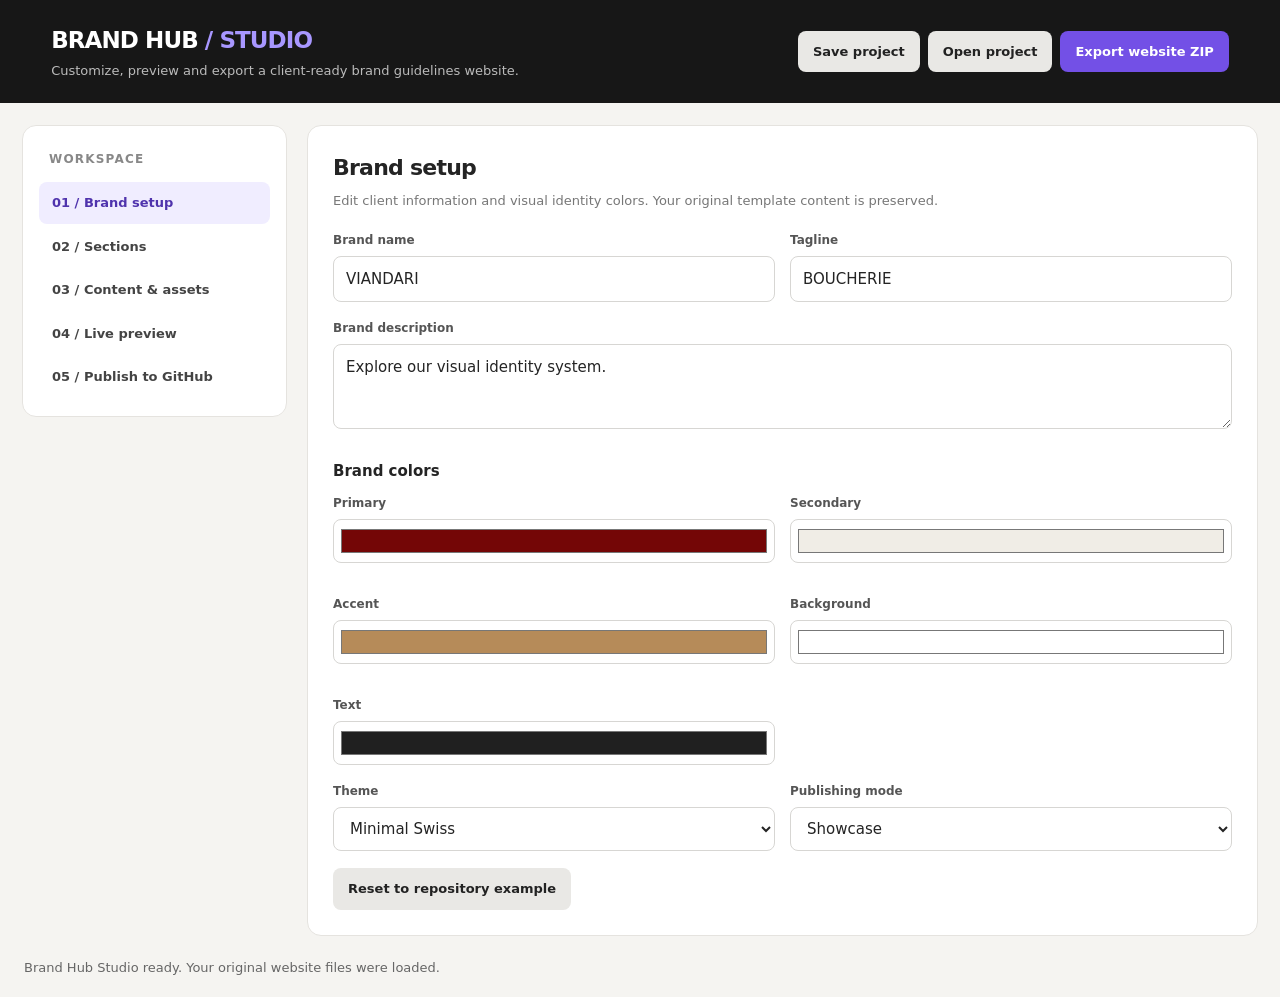
<file: studio/index.html>
<!doctype html>
<html lang="en"><head><meta charset="utf-8"><meta name="viewport" content="width=device-width,initial-scale=1">
<title>Brand Hub Studio — Visual Editor</title>
<style>
:root{font:15px/1.5 Inter,ui-sans-serif,system-ui,sans-serif;color:#242424;background:#f5f4f1}*{box-sizing:border-box}body{margin:0}header{background:#171717;color:white;padding:23px clamp(18px,4vw,60px);display:flex;align-items:center;justify-content:space-between;gap:18px;flex-wrap:wrap}h1{font-size:23px;letter-spacing:-.04em;margin:0}header p{margin:3px 0 0;color:#bbb;font-size:13px}.header-actions{display:flex;gap:8px;flex-wrap:wrap}button,.filebtn{border:0;border-radius:8px;background:#202020;color:white;padding:11px 15px;font:inherit;font-size:13px;font-weight:600;cursor:pointer;display:inline-block}button:hover,.filebtn:hover{opacity:.84}.light{background:#e9e8e5;color:#222}.accent{background:#7350e6}.shell{max-width:1520px;margin:auto;padding:22px;display:grid;grid-template-columns:265px minmax(0,1fr);gap:20px}.sidebar,.panel{background:#fff;border:1px solid #e5e3df;border-radius:14px}.sidebar{padding:16px;align-self:start;position:sticky;top:16px}.sidebar h2{font-size:12px;letter-spacing:.1em;color:#888;text-transform:uppercase;margin:8px 10px 14px}.tab{width:100%;display:block;text-align:left;background:transparent;color:#444;margin:2px 0;padding:11px 13px}.tab.active{background:#f0edff;color:#4f33ad}.panel{padding:25px;min-height:520px}h2{font-size:22px;letter-spacing:-.035em;margin:0 0 7px}h3{font-size:15px;margin:24px 0 12px}.hint{color:#777;font-size:13px;margin:0 0 20px}.field{margin:0 0 17px}.field label,.item-label{display:block;font-size:12px;font-weight:650;margin:0 0 7px;color:#555}input:not([type=checkbox]):not([type=file]),textarea,select{width:100%;padding:11px 12px;border:1px solid #d7d6d3;border-radius:8px;background:#fff;color:#242424;font:inherit}textarea{min-height:85px;resize:vertical}input[type=color]{height:44px;padding:5px!important}.cols{display:grid;grid-template-columns:repeat(2,minmax(0,1fr));gap:15px}.sectionrow{padding:13px 0;border-bottom:1px solid #eee}.sectionrow strong{font-size:14px}.sectionrow .items{display:grid;grid-template-columns:repeat(2,minmax(0,1fr));gap:8px;margin:12px 0 0 26px}.sectionrow label{display:flex;align-items:center;gap:9px;font-size:13px;cursor:pointer}.sectionrow input{accent-color:#7350e6}.tree-group{border:1px solid #e8e6e2;border-radius:9px;margin:9px 0;overflow:hidden}.tree-group summary{padding:12px 14px;cursor:pointer;font-weight:650;background:#faf9f7}.tree-body{padding:14px}.tree-array{margin-left:10px;border-left:2px solid #e8e5f6;padding-left:12px}.array-item{padding:10px 0;border-bottom:1px solid #eee}.array-title{font-size:12px;font-weight:700;color:#666}.preview{width:100%;height:76vh;min-height:520px;border:1px solid #ddd;border-radius:9px;background:#fff}.status{margin:0 auto;max-width:1520px;padding:0 24px 20px;color:#666;font-size:13px}.assetthumb{display:block;max-width:210px;max-height:110px;object-fit:contain;margin:9px 0;border:1px solid #ddd;border-radius:5px}.assetrow{display:flex;gap:10px;align-items:center;flex-wrap:wrap}.assetrow input[type=file]{max-width:260px}.pill{display:inline-block;font-size:11px;padding:3px 8px;border-radius:50px;background:#f0edff;color:#5332b0}.hidden{display:none!important}@media(max-width:900px){.shell{grid-template-columns:1fr}.sidebar{position:static;display:flex;overflow-x:auto;gap:4px}.sidebar h2{display:none}.tab{white-space:nowrap;width:auto}.cols,.sectionrow .items{grid-template-columns:1fr}.panel{padding:17px}}
</style></head><body>
<header><div><h1>BRAND HUB <span style="color:#a897ff">/ STUDIO</span></h1><p>Customize, preview and export a client-ready brand guidelines website.</p></div><div class="header-actions"><button class="light" id="saveProject">Save project</button><button class="light" id="loadProject">Open project</button><button class="accent" id="exportWebsite">Export website ZIP</button></div></header>
<div class="shell"><aside class="sidebar" aria-label="Studio navigation"><h2>Workspace</h2><button class="tab active" data-tab="brand">01 / Brand setup</button><button class="tab" data-tab="sections">02 / Sections</button><button class="tab" data-tab="content">03 / Content & assets</button><button class="tab" data-tab="preview">04 / Live preview</button><button class="tab" data-tab="publish">05 / Publish to GitHub</button></aside>
<main>
<div class="panel" id="panel-brand"><h2>Brand setup</h2><p class="hint">Edit client information and visual identity colors. Your original template content is preserved.</p><div class="cols"><div class="field"><label for="brandName">Brand name</label><input id="brandName"></div><div class="field"><label for="brandTagline">Tagline</label><input id="brandTagline"></div></div><div class="field"><label for="brandDescription">Brand description</label><textarea id="brandDescription"></textarea></div><h3>Brand colors</h3><div class="cols" id="colorFields"></div><div class="cols"><div class="field"><label for="theme">Theme</label><select id="theme"><option value="swiss">Minimal Swiss</option></select></div><div class="field"><label for="mode">Publishing mode</label><select id="mode"><option value="showcase">Showcase</option><option value="client">Client delivery</option></select></div></div><button id="refreshFromRepo" class="light">Reset to repository example</button></div>
<div class="panel hidden" id="panel-sections"><h2>Sections & subsections</h2><p class="hint">Turn sections on or off. Only existing website content blocks can be shown; unsupported subsections are marked.</p><div id="sectionList"></div></div>
<div class="panel hidden" id="panel-content"><h2>Content & assets</h2><p class="hint">Edit headlines, copy, galleries, fonts, and image fields. Image uploads are embedded in the exported website, so use optimized web images.</p><div id="selectionSummary" class="hint"></div><div class="field"><label for="contentGroup">Selected section to edit</label><select id="contentGroup"></select></div><div id="contentTree"></div></div>
<div class="panel hidden" id="panel-preview"><h2>Live preview</h2><p class="hint">This renders the actual Brand Hub layout with your current edits. It does not publish your work.</p><button id="refreshPreview">Refresh preview</button><div style="height:12px"></div><iframe id="previewFrame" class="preview" title="Client Brand Hub preview" sandbox="allow-scripts allow-same-origin allow-downloads"></iframe></div>
<div class="panel hidden" id="panel-publish"><h2>Publish to GitHub</h2><p class="hint">Create a separate public GitHub repository for this client and upload the website directly. This is an optional advanced workflow; Export website ZIP remains available.</p>
<div class="field"><label for="githubToken">GitHub fine-grained personal access token</label><input id="githubToken" type="password" autocomplete="off" spellcheck="false" placeholder="Paste token for this publishing session"></div>
<p class="hint">Create a fine-grained token in GitHub Settings → Developer settings → Personal access tokens. Give it permission to create repositories and write repository Contents and Pages. The token is used only for direct requests from your browser to GitHub, and is not saved in Studio, project files or exported websites. Never share it with clients.</p>
<div class="cols"><div class="field"><label for="githubRepo">New client repository name</label><input id="githubRepo" placeholder="noir-coffee-brand-hub"></div><div class="field"><label for="githubVisibility">Repository visibility</label><select id="githubVisibility"><option value="public">Public (GitHub Pages)</option></select></div></div>
<p class="hint"><strong>Privacy:</strong> GitHub Pages is not a secure private client portal. Publishing this way makes the client files publicly accessible. For confidential projects, do not use this button; use a private authenticated hosting service instead.</p>
<button id="githubPublish" class="accent">Create & publish client website</button><p id="githubResult" class="hint" role="status"></p></div></main></div><div class="status" id="status" role="status">Loading repository configuration…</div><input type="file" id="projectInput" accept=".json,.js,.txt" hidden>
<script>
"use strict";
const NAMES={overview:["Brand Introduction","Welcome"],strategy:["Purpose","Mission","Vision","Values","Positioning","Audience"],logo:["Primary Logo","Secondary Logo","Logo Symbol","Logo Variations","Clear Space","Minimum Size","Color Compatibility","Incorrect Usage"],colors:["Brand Palette","Color Values","Color Roles","Tonal Scales","Color Accessibility"],typography:["Typefaces","Character Sets","Approved Weights","Typography in Context"],graphics:["Signature Artwork","Graphic Gallery","Details","Usage Guidelines"],photography:["Signature Photography","Categories","Gallery","Art Direction","Do and Don't"],layout:["Layout Philosophy","Grid System","Spacing and Hierarchy","Composition Examples","Do and Don't"],voice:["Personality","Tone of Voice","Messaging Pillars","Writing Examples","Do and Don't"],applications:["Featured Application","Categories","Gallery","Details","Guidelines"],packaging:["Featured Packaging","Collection","Materials","Specifications","Do and Don't"],motion:["Motion Philosophy","Logo Animation","Motion Behaviors","Applications","Do and Don't"]};
const SUPPORTED={logo:[0,3,4,6],colors:[0,3],typography:[0,1,2,3],graphics:[0,1,2,3],photography:[0,1,2,3,4],layout:[0,1,2,3,4],voice:[0,1,2,3,4],applications:[0,1,2,3,4],packaging:[0,1,2,3,4],motion:[0,1,2,3,4]};
const SITE_FILES=["index.html","css/style.css","js/app.js"];
let config=null,sourceFiles={},lastPreviewUrl=null,dirty=false;
const $=id=>document.getElementById(id);
function status(s){$("status").textContent=s}
function esc(s){return String(s).replace(/[&<>"']/g,c=>({"&":"&amp;","<":"&lt;",">":"&gt;",'"':"&quot;","'":"&#39;"}[c]))}
function clone(v){return JSON.parse(JSON.stringify(v))}
function configJS(){const published=clone(config);published.sections.resources=false;delete published.studioFiles;return "/* Generated by Brand Hub Studio */\nconst BRAND_CONFIG = "+JSON.stringify(published,null,2).replace(/</g,"\\u003c")+";\n"}
function getConfig(text){const m=text.match(/\b(?:const|let|var)\s+BRAND_CONFIG\s*=\s*([\s\S]*?)\s*;\s*$/);if(!m)throw Error("Not a compatible config.js");return JSON.parse(m[1])}
function saveFile(name,bytes,type){const url=URL.createObjectURL(new Blob([bytes],{type})),a=document.createElement("a");a.href=url;a.download=name;document.body.append(a);a.click();a.remove();setTimeout(()=>URL.revokeObjectURL(url),3000)}
async function fetchFile(path){const r=await fetch("../"+path,{cache:"no-store"});if(!r.ok)throw Error("Unable to load "+path+" (HTTP "+r.status+")");return await r.text()}
function normalize(){config.brand??={};config.colors??={};config.sections??={};config.studioSubsections??={};for(const [key,items] of Object.entries(NAMES)){if(typeof config.sections[key]!=="boolean")config.sections[key]=true;config.studioSubsections[key]??={};for(let i=0;i<items.length;i++){const id=key+"-"+i;if(typeof config.studioSubsections[key][id]!=="boolean")config.studioSubsections[key][id]=true}}}
function change(){dirty=true;status("Unsaved changes — use Save project or Export website ZIP when ready.")}
function showTab(tab){document.querySelectorAll(".tab").forEach(b=>b.classList.toggle("active",b.dataset.tab===tab));document.querySelectorAll(".panel").forEach(p=>p.classList.toggle("hidden",p.id!=="panel-"+tab));if(tab==="preview")refreshPreview();if(tab==="content"&&config)renderContentList()}
document.querySelectorAll(".tab").forEach(b=>b.onclick=()=>showTab(b.dataset.tab));
function field(label,value,onchange,type="text"){const box=document.createElement("div");box.className="field";const l=document.createElement("label");l.textContent=label;const el=document.createElement(type==="textarea"?"textarea":"input");if(type!=="textarea")el.type=type;el.value=value??"";el.addEventListener("input",()=>{onchange(el.value);change()});box.append(l,el);return box}
function renderBrand(){$("brandName").value=config.brand.name||"";$("brandTagline").value=config.brand.tagline||"";$("brandDescription").value=config.brand.description||"";$("theme").value=config.theme||"swiss";$("mode").value=config.publishingMode||"showcase";$("colorFields").replaceChildren();for(const key of ["primary","secondary","accent","background","text"]){const color=config.colors[key]||"#ffffff";const el=field(key.charAt(0).toUpperCase()+key.slice(1),color,v=>{config.colors[key]=v},"color");$("colorFields").append(el)}}
[["brandName","name"],["brandTagline","tagline"],["brandDescription","description"]].forEach(([id,key])=>$(id).addEventListener("input",e=>{if(config){config.brand[key]=e.target.value;change()}}));
$("theme").onchange=e=>{config.theme=e.target.value;change()};$("mode").onchange=e=>{config.publishingMode=e.target.value;change()};
function renderSections(){const root=$("sectionList");root.replaceChildren();for(const [key,items] of Object.entries(NAMES)){const wrap=document.createElement("div");wrap.className="sectionrow";const label=document.createElement("label"),main=document.createElement("input");main.type="checkbox";main.checked=config.sections[key];main.onchange=()=>{config.sections[key]=main.checked;change();renderContentList()};const strong=document.createElement("strong");strong.textContent=key.charAt(0).toUpperCase()+key.slice(1);label.append(main,strong);wrap.append(label);const children=document.createElement("div");children.className="items";items.forEach((name,i)=>{const id=key+"-"+i,l=document.createElement("label"),c=document.createElement("input");c.type="checkbox";c.checked=config.studioSubsections[key][id];c.onchange=()=>{config.studioSubsections[key][id]=c.checked;change();renderContentList()};const txt=document.createElement("span");txt.textContent=name+" ";l.append(c,txt);if(!SUPPORTED[key]||!SUPPORTED[key].includes(i)){const tag=document.createElement("span");tag.className="pill";tag.textContent="No standalone block";l.append(tag)}children.append(l)});wrap.append(children);root.append(wrap)}}

const SECTION_DATA={
 overview:[],strategy:[],logo:["logoColorCombinations"],colors:["brandPalette","tonalScales","logoColorCombinations"],typography:["typography"],graphics:["graphicElements"],photography:["photography"],layout:["layoutComposition"],voice:["brandVoice"],applications:["brandApplications"],packaging:["packagingDesign"],motion:["motionGuidelines"],resources:["resourcesDownloads"]
};
const SUBSECTION_DATA={
 colors:{"brandPalette":[0,2,4],"tonalScales":[3]},
 typography:{"intro":[0],"fonts":[0,1,2],"characterSet":[1],"context":[3]},
 graphics:{"featured":[0],"assets":[1],"details":[2],"guidelines":[3]},
 photography:{"featured":[0],"categories":[1],"gallery":[2],"artDirection":[3],"comparisons":[4]},
 layout:{"principles":[0],"grids":[1],"spacing":[2],"examples":[3],"comparisons":[4]},
 voice:{"personality":[0],"tone":[1],"pillars":[2],"examples":[3],"comparisons":[4]},
 applications:{"featured":[0],"categories":[1],"gallery":[2],"details":[3],"guidelines":[4]},
 packaging:{"featured":[0],"collection":[1],"materials":[2],"specifications":[3],"comparisons":[4]},
 motion:{"principles":[0],"logoAnimations":[1],"behaviors":[2],"applications":[3],"comparisons":[4]},
 resources:{"featured":[0],"library":[1],"formats":[2],"instructions":[3],"delivery":[4]}
};
function sectionLabel(key){return {overview:"Overview",strategy:"Brand Strategy",logo:"Logo System",colors:"Color System",typography:"Typography",graphics:"Graphic Elements",photography:"Photography",layout:"Layout & Composition",voice:"Brand Voice",applications:"Brand Applications",packaging:"Packaging Design",motion:"Motion Guidelines",resources:"Resources & Downloads"}[key]||key}
function enabledItem(section,index){return config.studioSubsections?.[section]?.[section+"-"+index]!==false}
function selectedSections(){return Object.keys(NAMES).filter(k=>config.sections[k]!==false)}

function renderContentList(){
 const sel=$("contentGroup"),previous=sel.value;sel.replaceChildren();
 const enabled=selectedSections();
 $("selectionSummary").textContent="Your selected sections: "+enabled.map(sectionLabel).join(" · ")+".";
 for(const key of enabled){const option=document.createElement("option");option.value=key;option.textContent=sectionLabel(key);sel.append(option)}
 if(enabled.includes(previous))sel.value=previous;
 renderContentTree();
}
$("contentGroup").onchange=renderContentTree;

function renderContentTree(){
 const root=$("contentTree");root.replaceChildren();
 const key=$("contentGroup").value;if(!key){root.textContent="No sections selected. Go to Sections and enable the content you need.";return}
 if(key==="overview"||key==="strategy"){
  config.brandPages??={};
  const defaults={
   overview:{eyebrow:"BRAND IDENTITY SYSTEM",welcomeLabel:"WELCOME TO YOUR BRAND HUB",headline:"Every detail, thoughtfully designed.",description:"Explore the thinking, principles, and visual elements behind this brand identity."},
   strategy:{eyebrow:"BRAND FOUNDATION",intro:"A strong brand starts with a clear purpose.",items:[
    {title:"Purpose",headline:"Why we exist",description:"Describe the reason the brand exists."},
    {title:"Mission",headline:"What we do",description:"Explain the mission and how it is delivered."},
    {title:"Vision",headline:"Where we are going",description:"Describe the long-term ambition."},
    {title:"Values",headline:"What we believe",description:"Define the principles guiding decisions."},
    {title:"Positioning",headline:"Our place in the market",description:"Explain the distinctive position of the brand."},
    {title:"Audience",headline:"Who we serve",description:"Describe the intended customers."}
   ]}
  };
  if(!config.brandPages[key])config.brandPages[key]=clone(defaults[key]);
  const page=config.brandPages[key];
  const intro=document.createElement("p");intro.className="hint";intro.textContent=key==="overview"?"Edit the actual welcome text displayed on your Brand Hub website.":"Edit your brand strategy. Only the strategy topics checked in Sections appear below and on the website.";root.append(intro);
  if(key==="overview"){
   for(const k of ["eyebrow","welcomeLabel","headline","description"])root.append(field(k,page[k]||"",v=>page[k]=v,k==="description"?"textarea":"text"));
  }else{
   for(const k of ["eyebrow","intro"])root.append(field(k,page[k]||"",v=>page[k]=v,k==="intro"?"textarea":"text"));
   for(let i=0;i<6;i++){if(!enabledItem("strategy",i))continue;
    page.items??=[];page.items[i]??=clone(defaults.strategy.items[i]);
    const block=document.createElement("details");block.className="tree-group";block.open=true;
    const title=document.createElement("summary");title.textContent=NAMES.strategy[i];block.append(title);
    const body=document.createElement("div");body.className="tree-body";
    for(const k of ["headline","description"])body.append(field(k,page.items[i][k]||"",v=>page.items[i][k]=v,k==="description"?"textarea":"text"));
    block.append(body);root.append(block)
   }
  }
  return
 }

 if(key==="colors"){
  const intro=document.createElement("p");intro.className="hint";intro.textContent="Add or edit the actual brand palette below. You can also adjust the main website colors in Brand setup.";root.append(intro);
  const basic=document.createElement("div");basic.className="cols";for(const color of ["primary","secondary","accent","background","text"])basic.append(field(color,config.colors[color]||"#ffffff",v=>config.colors[color]=v,"color"));root.append(basic);
 }
 if(key==="logo"){
 config.logoSystem??={};
 const choices=[["primary","Primary logo",0],["variation","Logo variation",3],["symbol","Symbol",3],["black","Black version",3],["white","White version",3]];
 for(const [id,label,index] of choices){if(!enabledItem("logo",index))continue;const item=config.logoSystem[id]??={image:"",title:label,description:""};const box=document.createElement("details");box.className="tree-group";box.open=true;const heading=document.createElement("summary");heading.textContent=label;box.append(heading);const body=document.createElement("div");body.className="tree-body";body.append(field("Title",item.title,v=>item.title=v));body.append(field("Description",item.description,v=>item.description=v,"textarea"));appendEditor(body,item,"image",item.image,0);box.append(body);root.append(box)}
 const info=document.createElement("p");info.className="hint";info.textContent="Upload transparent PNG or SVG logo files. The image fields are connected to the logo previews.";root.append(info)
 }
 const names=SECTION_DATA[key]||[];
 if(!names.length){const p=document.createElement("p");p.className="hint";p.textContent="This section does not have dedicated editable data yet.";root.append(p);return}
 let shown=0;
 for(const dataKey of names){
  if(!(dataKey in config))continue;
  if(key==="colors"&&dataKey==="logoColorCombinations"&&!enabledItem("colors",4))continue;
  const data=config[dataKey];
  if(data&&typeof data==="object"&&!Array.isArray(data)&&SUBSECTION_DATA[key]){
   const filtered=Object.keys(data).filter(child=>{const ids=SUBSECTION_DATA[key][child];return !ids||ids.some(i=>enabledItem(key,i))});
   if(!filtered.length)continue;
   const group=document.createElement("details");group.className="tree-group";group.open=true;
   const heading=document.createElement("summary");heading.textContent=dataKey.replace(/([A-Z])/g," $1");group.append(heading);
   const body=document.createElement("div");body.className="tree-body";
   for(const child of filtered)appendEditor(body,data,child,data[child],0);
   group.append(body);root.append(group);shown++;
  }else{
   if(key==="colors"&&dataKey==="brandPalette"&&!enabledItem(key,0)&&!enabledItem(key,2))continue;
   if(key==="colors"&&dataKey==="tonalScales"&&!enabledItem(key,3))continue;
   appendEditor(root,config,dataKey,data,0);shown++
  }
 }
 if(!shown){const p=document.createElement("p");p.className="hint";p.textContent="No editable blocks are enabled for this section. Enable a relevant subsection under Sections.";root.append(p)}
}
function appendEditor(parent,obj,key,value,depth){if(depth>8)return;if(Array.isArray(value)){const group=document.createElement("details");group.className="tree-group";group.open=depth<2;const sum=document.createElement("summary");sum.textContent=key+" ("+value.length+" items)";group.append(sum);const body=document.createElement("div");body.className="tree-body tree-array";value.forEach((v,i)=>{const item=document.createElement("div");item.className="array-item";const title=document.createElement("div");title.className="array-title";title.textContent="ITEM "+(i+1);item.append(title);appendEditor(item,value,i,v,depth+1);const remove=document.createElement("button");remove.className="light";remove.textContent="Remove item";remove.onclick=()=>{value.splice(i,1);change();renderContentTree()};item.append(remove);body.append(item)});const actions=document.createElement("div");actions.style.marginTop="12px";
 const add=document.createElement("button");add.className="light";add.textContent="+ Add item";
 add.onclick=()=>{const template=value.length?clone(value[value.length-1]):{title:"New item",description:""};value.push(template);change();renderContentTree()};
 actions.append(add);body.append(actions);group.append(body);parent.append(group);return}
if(value&&typeof value==="object"){const group=document.createElement("details");group.className="tree-group";group.open=depth<2;const sum=document.createElement("summary");sum.textContent=String(key).replace(/([A-Z])/g," $1");group.append(sum);const body=document.createElement("div");body.className="tree-body";for(const [k,v] of Object.entries(value))appendEditor(body,value,k,v,depth+1);group.append(body);parent.append(group);return}
if(typeof value==="boolean"){const row=document.createElement("label");row.className="field";const c=document.createElement("input");c.type="checkbox";c.checked=value;c.onchange=()=>{obj[key]=c.checked;change()};row.append(c,document.createTextNode(" "+key));parent.append(row);return}
if(value===null)return;
const isImage=/^(image|src|thumbnail|poster)$/i.test(String(key)),long=typeof value==="string"&&(value.length>110||/description|notes|copy|headline/i.test(String(key)));
const node=field(String(key),value,v=>{obj[key]=typeof value==="number"?(Number(v)||0):v},long?"textarea":typeof value==="number"?"number":"text");parent.append(node);
if(key==="name"&&obj&&typeof obj==="object"&&"family" in obj&&"source" in obj){const note=document.createElement("p");note.className="hint";note.textContent="To change the visible typeface, update Family and Source too. Font Name alone only changes the label.";parent.append(note);const nameField=node.querySelector("input");if(nameField){nameField.addEventListener("change",()=>{const oldFamily=String(obj.family||"");const oldName=oldFamily.split(",")[0].replaceAll('"',"").replaceAll("'","").trim();if(!oldName||oldName===String(value)){const family=nameField.value.trim();if(family){obj.family='"'+family.replaceAll('"',"")+'", Arial, sans-serif';obj.source="https://fonts.googleapis.com/css2?family="+encodeURIComponent(family).replace(/%20/g,"+")+":wght@400;500;600;700&display=swap";change();renderContentTree()}}})}}
if(isImage){const wrap=document.createElement("div");wrap.className="assetrow field";const upload=document.createElement("input");upload.type="file";upload.accept="image/png,image/jpeg,image/webp,image/gif,image/svg+xml";const preview=document.createElement("img");preview.className="assetthumb";preview.alt="Current asset";preview.onerror=()=>preview.style.display="none";preview.src=String(value||"");upload.onchange=async()=>{const f=upload.files?.[0];if(!f)return;if(f.size>4*1024*1024){status("Please use an image under 4 MB for a manageable export.");return}if(!/^image\/(png|jpeg|webp|gif|svg\+xml)$/.test(f.type)){status("Unsupported image format.");return}const url=await new Promise((resolve,reject)=>{const reader=new FileReader();reader.onload=()=>resolve(reader.result);reader.onerror=reject;reader.readAsDataURL(f)});obj[key]=url;node.querySelector("input,textarea").value=url;preview.src=url;preview.style.display="block";change()};wrap.append(upload,preview);parent.append(wrap)}
}
function loadProjectObject(data){if(!data||typeof data!=="object"||Array.isArray(data))throw Error("Invalid project");config=clone(data);normalize();renderBrand();renderSections();renderContentList();dirty=false;status("Project loaded. Edit your content, preview and export when ready.")}
async function loadRepo(){status("Loading Brand Hub template…");const all=await Promise.all([...SITE_FILES,"js/config.js"].map(fetchFile));SITE_FILES.forEach((path,i)=>sourceFiles[path]=all[i]);loadProjectObject(getConfig(all[3]));status("Brand Hub Studio ready. Your original website files were loaded.")}
$("refreshFromRepo").onclick=async()=>{if(dirty&&!confirm("Discard current changes and reset to the repository example?"))return;try{await loadRepo()}catch(e){status(e.message)}};
$("saveProject").onclick=()=>{if(!config)return;saveFile((config.brand.name||"brand").toLowerCase().replace(/[^a-z0-9-]+/g,"-")+"-project.json",JSON.stringify(config,null,2),"application/json");dirty=false;status("Project JSON saved. Reopen it anytime with Open project.")};
$("loadProject").onclick=()=>$("projectInput").click();
$("projectInput").onchange=async e=>{const f=e.target.files?.[0];if(!f)return;try{const raw=await f.text();loadProjectObject(f.name.endsWith(".js")||raw.includes("const BRAND_CONFIG")?getConfig(raw):JSON.parse(raw))}catch(err){status("Import failed: "+err.message)}e.target.value=""};
function htmlForPreview(){
 let html=sourceFiles["index.html"];
 if(!html)throw Error("Website template unavailable.");
 const base=new URL("../",location.href).href;
 html=html.replace(/<head([^>]*)>/i,'<head$1><base href="'+base+'">');
 const safeScript=text=>text.replace(new RegExp("<"+"/script","gi"),"<"+"\\/"+"script");
 const configTag='<script src="js/config.js"></'+'script>';
 const appTag='<script src="js/app.js"></'+'script>';
 if(!html.includes(configTag)||!html.includes(appTag))throw Error("Website script tags not found.");
 html=html.replace(configTag,'<script>'+safeScript(configJS())+'</'+'script>');
 html=html.replace(appTag,'<script>'+safeScript(sourceFiles["js/app.js"]||"")+'</'+'script>');
 return html;
}
function refreshPreview(){
 if(!config)return;
 try{
  const frame=$("previewFrame");
  frame.onload=()=>status("Preview ready. No changes published.");
  frame.srcdoc=htmlForPreview();
  status("Loading website preview…");
 }catch(err){status("Preview unavailable: "+err.message)}
}
$("refreshPreview").onclick=refreshPreview;
function utf8(s){return new TextEncoder().encode(s)}
const crcTable=(()=>{const t=[];for(let n=0;n<256;n++){let c=n;for(let k=0;k<8;k++)c=c&1?0xedb88320^(c>>>1):c>>>1;t[n]=c>>>0}return t})();
function crc32(bytes){let c=0xffffffff;for(const b of bytes)c=crcTable[(c^b)&255]^(c>>>8);return(c^0xffffffff)>>>0}
function zip(entries){const local=[],central=[];let offset=0;const u16=n=>[n&255,(n>>>8)&255],u32=n=>[n&255,(n>>>8)&255,(n>>>16)&255,(n>>>24)&255];for(const [name,content] of Object.entries(entries)){const nb=utf8(name),bytes=content instanceof Uint8Array?content:utf8(content),crc=crc32(bytes),len=bytes.length;const lh=Uint8Array.from([...u32(0x04034b50),...u16(20),...u16(0),...u16(0),...u16(0),...u16(0),...u32(crc),...u32(len),...u32(len),...u16(nb.length),...u16(0)]);local.push(lh,nb,bytes);const ch=Uint8Array.from([...u32(0x02014b50),...u16(20),...u16(20),...u16(0),...u16(0),...u16(0),...u16(0),...u32(crc),...u32(len),...u32(len),...u16(nb.length),...u16(0),...u16(0),...u16(0),...u16(0),...u32(0),...u32(offset)]);central.push(ch,nb);offset+=lh.length+nb.length+len}const size=central.reduce((n,b)=>n+b.length,0),count=Object.keys(entries).length,end=Uint8Array.from([...u32(0x06054b50),...u16(0),...u16(0),...u16(count),...u16(count),...u32(size),...u32(offset),...u16(0)]);return new Blob([...local,...central,end],{type:"application/zip"})}
$("exportWebsite").onclick=async()=>{if(!config)return;try{status("Building your client website ZIP…");const files={...sourceFiles,"js/config.js":configJS()};
for(const [key,asset] of Object.entries(config.studioFiles||{})){if(!asset?.base64||!asset.filename)continue;const binary=atob(asset.base64);const bytes=new Uint8Array(binary.length);for(let i=0;i<binary.length;i++)bytes[i]=binary.charCodeAt(i);files["assets/downloads/"+key+"-"+asset.filename]=bytes;}files["README.txt"]="BRAND HUB — CLIENT WEBSITE\n\n1. Unzip this package.\n2. Open index.html in a browser to view your brand guidelines.\n3. To publish, upload index.html plus the css and js folders to a static website host such as GitHub Pages.\n4. Keep the folder structure unchanged.\n\nEdit a future version using the saved Brand Hub Studio project JSON.\n";const blob=zip(files);const name=(config.brand.name||"client").toLowerCase().replace(/[^a-z0-9-]+/g,"-")+"-brand-hub.zip";saveFile(name,blob,"application/zip");dirty=false;status("Export complete: "+name+" ("+(blob.size/1048576).toFixed(1)+" MB).")}catch(err){status("Export failed: "+err.message)}};

function publishFiles(){
 if(!config)throw Error("No project loaded");
 const result={...sourceFiles,"js/config.js":configJS()};
 for(const [key,asset] of Object.entries(config.studioFiles||{})){
  if(!asset?.base64||!asset.filename)continue;
  const raw=atob(asset.base64),bytes=new Uint8Array(raw.length);
  for(let i=0;i<raw.length;i++)bytes[i]=raw.charCodeAt(i);
  result["assets/downloads/"+key+"-"+asset.filename]=bytes;
 }
 return result;
}
function base64Bytes(bytes){
 let out="";for(let i=0;i<bytes.length;i+=8192)out+=String.fromCharCode(...bytes.subarray(i,i+8192));
 return btoa(out);
}
async function ghRequest(path,token,method="GET",body){
 const response=await fetch("https://api.github.com"+path,{method,headers:{"Accept":"application/vnd.github+json","Authorization":"Bearer "+token,"X-GitHub-Api-Version":"2022-11-28",...(body?{"Content-Type":"application/json"}:{})},body:body?JSON.stringify(body):undefined,cache:"no-store"});
 const data=await response.json().catch(()=>({}));
 if(!response.ok)throw Error((data.message||"GitHub API error")+" (HTTP "+response.status+")");
 return data;
}
$("githubPublish").onclick=async()=>{
 const output=$("githubResult"),button=$("githubPublish");
 const token=$("githubToken").value.trim(),name=$("githubRepo").value.trim();
 if(!token){output.textContent="Enter your GitHub token first.";return}
 if(!/^[a-zA-Z0-9._-]{1,100}$/.test(name)||name.startsWith(".")){output.textContent="Use a simple repository name with letters, numbers, hyphens or underscores.";return}
 if(!confirm("Create a PUBLIC GitHub repository called "+name+" and upload this client's brand files? Anyone will be able to access them."))return;
 button.disabled=true;
 try{
  output.textContent="Checking GitHub account…";
  const me=await ghRequest("/user",token);
  output.textContent="Creating new public repository…";
  const repository=await ghRequest("/user/repos",token,"POST",{name,description:"Client brand guidelines website generated by Brand Hub Studio",private:false,auto_init:true});
  const owner=encodeURIComponent(me.login),repoName=encodeURIComponent(repository.name);
  const files=publishFiles();
  for(const [path,content] of Object.entries(files)){
   output.textContent="Uploading "+path+"…";
   const bytes=content instanceof Uint8Array?content:utf8(content);
   await ghRequest("/repos/"+owner+"/"+repoName+"/contents/"+path.split("/").map(encodeURIComponent).join("/"),token,"PUT",{message:"Publish Brand Hub: "+path,content:base64Bytes(bytes),branch:repository.default_branch||"main"});
  }
  output.textContent="Enabling GitHub Pages…";
  let pagesNotice="";
  try{await ghRequest("/repos/"+owner+"/"+repoName+"/pages",token,"POST",{source:{branch:repository.default_branch||"main",path:"/"}})}
  catch(err){pagesNotice=" GitHub Pages may need to be enabled manually under repository Settings → Pages: "+err.message}
  const url="https://"+me.login.toLowerCase()+".github.io/"+repository.name+"/";
  output.replaceChildren(document.createTextNode("Files uploaded. Website: "));
  const link=document.createElement("a");link.href=url;link.target="_blank";link.rel="noopener noreferrer";link.textContent=url;output.append(link,document.createTextNode(". It can take a few minutes to deploy."+pagesNotice));
  dirty=false;
 }catch(err){output.textContent="Publishing stopped: "+err.message+". If a repository was created, check GitHub before trying again."}
 finally{button.disabled=false;$("githubToken").value=""}
};

loadRepo().catch(err=>status("Studio could not load the repository files. Open it on a web server (such as GitHub Pages). "+err.message));
</script></body></html>
</file>
<file: css/style.css>
/* =========================================
   BRAND HUB — MASTER STYLESHEET
   Theme 01: Minimal Swiss
   ========================================= */

:root {
  --brand-primary: #202020;
  --brand-background: #ffffff;
  --brand-text: #202020;
  --sidebar-width: 270px;
  --surface-soft: #f8f8f6;
  --surface-warm: #f2f1ed;
  --border-color: #e8e8e8;
  --muted-text: #777777;
  --content-spacing: 7%;
}

/* GLOBAL RESET */

*,
*::before,
*::after {
  box-sizing: border-box;
}

html {
  scroll-behavior: smooth;
}

body {
  margin: 0;
  background: var(--brand-background);
  color: var(--brand-text);
  font-family: Arial, Helvetica, sans-serif;
  -webkit-font-smoothing: antialiased;
  line-height: 1.5;
}

a {
  -webkit-tap-highlight-color: transparent;
}

:focus-visible {
  outline: 2px solid var(--brand-primary);
  outline-offset: 3px;
}

/* SIDEBAR */

.sidebar {
  position: fixed;
  top: 0;
  left: 0;
  bottom: 0;
  width: var(--sidebar-width);
  height: 100vh;
  background: var(--surface-soft);
  border-right: 1px solid var(--border-color);
  display: flex;
  flex-direction: column;
  z-index: 100;
}

.sidebar-header {
  padding: 36px 28px 30px;
  border-bottom: 1px solid var(--border-color);
}

.sidebar-label {
  display: block;
  margin-bottom: 14px;
  font-size: 10px;
  font-weight: 700;
  letter-spacing: 2px;
  color: var(--muted-text);
}

.sidebar-header h2 {
  margin: 0;
  font-size: 23px;
  font-weight: 700;
  letter-spacing: -0.8px;
  line-height: 1.2;
}

.sidebar-nav {
  flex: 1;
  min-height: 0;
  padding: 22px 14px;
  overflow-y: auto;
  overscroll-behavior: contain;
}

.nav-link {
  display: block;
  padding: 12px 15px;
  margin-bottom: 3px;
  color: #555555;
  text-decoration: none;
  font-size: 13px;
  font-weight: 500;
  border-radius: 5px;
  transition:
    background-color 0.2s ease,
    color 0.2s ease;
}

.nav-link:hover {
  background: #ebebe8;
  color: var(--brand-text);
}

.nav-link.active,
.nav-link.active:hover {
  background: var(--brand-primary);
  color: #ffffff;
}

.nav-link:focus-visible {
  outline-offset: -2px;
}

.sidebar-footer {
  padding: 24px 28px;
  border-top: 1px solid var(--border-color);
  font-size: 10px;
  letter-spacing: 1.5px;
  color: var(--muted-text);
}

/* MAIN CONTENT */

.main-content {
  margin-left: var(--sidebar-width);
  padding: 85px var(--content-spacing);
  min-height: 100vh;
  max-width: 1800px;
}

.page-eyebrow {
  margin-bottom: 20px;
  font-size: 11px;
  font-weight: 700;
  letter-spacing: 2.5px;
  color: var(--muted-text);
}

.main-content h1 {
  margin: 0 0 22px;
  font-size: clamp(52px, 7vw, 110px);
  line-height: 1.04;
  font-weight: 700;
  letter-spacing: -0.045em;
  overflow-wrap: anywhere;
}

#brand-tagline {
  margin: 0;
  font-size: 20px;
  line-height: 1.6;
  color: var(--muted-text);
}

/* WELCOME PANELS */

.welcome-panel {
  display: flex;
  flex-direction: column;
  justify-content: center;
  margin-top: 75px;
  padding: 65px 55px;
  min-height: 330px;
  background: var(--surface-warm);
}

.panel-label {
  display: block;
  margin-bottom: 24px;
  font-size: 10px;
  font-weight: 700;
  letter-spacing: 2px;
  color: var(--muted-text);
}

.welcome-panel h2 {
  margin: 0 0 18px;
  max-width: 650px;
  font-size: clamp(28px, 3.5vw, 52px);
  line-height: 1.15;
  letter-spacing: -0.035em;
  font-weight: 600;
}

.welcome-panel p {
  margin: 0;
  max-width: 480px;
  font-size: 15px;
  line-height: 1.8;
  color: #666666;
}

/* GUIDELINE SECTIONS */

.guideline-section {
  padding-top: 100px;
  margin-top: 100px;
  border-top: 1px solid var(--border-color);
  scroll-margin-top: 32px;
}

.guideline-section > h2 {
  margin: 0 0 25px;
  font-size: clamp(36px, 5vw, 68px);
  line-height: 1.1;
  letter-spacing: -0.035em;
  font-weight: 700;
}

.guideline-section > p {
  margin: 0;
  max-width: 650px;
  font-size: 17px;
  line-height: 1.8;
  color: var(--muted-text);
}

/* LOGO SYSTEM */

#logo .welcome-panel {
  margin-top: 45px;
  min-height: 380px;
  background: var(--surface-warm);
  border: 1px solid #e9e7e2;
}

#logo .logo-block {
  margin-top: 18px;
  padding: 38px 42px;
  background: var(--surface-soft);
  border: 1px solid var(--border-color);
  transition:
    border-color 0.2s ease,
    background-color 0.2s ease;
}

#logo .welcome-panel + .logo-block {
  margin-top: 42px;
}

#logo .logo-block h3 {
  margin: 0 0 14px;
  font-size: clamp(22px, 2.2vw, 30px);
  line-height: 1.25;
  font-weight: 600;
  letter-spacing: -0.025em;
  color: var(--brand-text);
}

#logo .logo-block p {
  margin: 0;
  max-width: 650px;
  font-size: 15px;
  line-height: 1.8;
  color: #666666;
}

@media (hover: hover) {
  #logo .logo-block:hover {
    border-color: #d4d4d0;
    background: #f5f5f2;
  }
}

#logo .logo-feature {
  margin-top: 70px;
}

#logo .logo-section-heading {
  margin-bottom: 26px;
}

#logo .logo-section-heading .panel-label {
  display: block;
  margin-bottom: 12px;
}

#logo .logo-section-heading h3 {
  margin: 0 0 10px;
  font-size: clamp(26px, 3vw, 40px);
  line-height: 1.2;
  letter-spacing: -0.035em;
  font-weight: 600;
}

#logo .logo-section-heading p {
  margin: 0;
  max-width: 650px;
  font-size: 15px;
  line-height: 1.7;
  color: var(--muted-text);
}

#logo .logo-preview {
  position: relative;
  display: flex;
  flex-direction: column;
  align-items: center;
  justify-content: center;
  min-width: 0;
  min-height: 260px;
  padding: 45px 25px;
  border-radius: 10px;
  overflow: hidden;
  text-align: center;
}

#logo .logo-preview-primary {
  min-height: 400px;
  background: var(--surface-warm);
  color: var(--brand-text);
}

#logo .logo-preview-light {
  background: #e8e7e5;
  color: #202020;
}

#logo .logo-preview-dark {
  background: #202020;
  color: #ffffff;
}

#logo .logo-placeholder {
  display: block;
  max-width: 100%;
  overflow-wrap: anywhere;
  font-size: clamp(30px, 4vw, 60px);
  font-weight: 700;
  letter-spacing: -0.045em;
  line-height: 1.1;
}

#logo .logo-caption {
  display: block;
  margin-top: 20px;
  font-size: 12px;
  font-weight: 500;
  letter-spacing: 0.02em;
  opacity: 0.65;
}

#logo .logo-preview-grid {
  display: grid;
  grid-template-columns: repeat(2, minmax(0, 1fr));
  gap: 16px;
}

#logo .logo-feature + .logo-block {
  margin-top: 70px;
}

/* CLEAR SPACE */

#logo .clear-space-card {
  display: flex;
  align-items: center;
  justify-content: center;
  min-height: 390px;
  padding: 55px;
  background: var(--surface-warm);
  border: 1px solid var(--border-color);
  border-radius: 10px;
}

#logo .clear-space-boundary {
  display: flex;
  align-items: center;
  justify-content: center;
  width: min(100%, 540px);
  min-height: 230px;
  padding: 55px 35px;
  border: 1.5px dashed #aaa8a3;
  border-radius: 4px;
}

#logo .clear-space-logo {
  display: flex;
  align-items: center;
  justify-content: center;
  width: 100%;
  min-height: 105px;
  text-align: center;
}

#logo .clear-space-logo .logo-placeholder {
  font-size: clamp(34px, 5vw, 68px);
}

/* LOGO COLOR COMPATIBILITY */

#logo .logo-compatibility-grid {
  display: grid;
  grid-template-columns: repeat(4, minmax(0, 1fr));
  gap: 8px;
}

#logo .compatibility-card {
  display: flex;
  align-items: center;
  justify-content: center;
  min-width: 0;
  min-height: 235px;
  padding: 25px;
  border-radius: 9px;
  overflow: hidden;
  background: var(--surface-soft);
}

#logo .compatibility-square {
  display: flex;
  align-items: center;
  justify-content: center;
  width: min(45%, 105px);
  aspect-ratio: 1;
  border-radius: 5px;
  background: var(--brand-primary);
}

#logo .compatibility-square img {
  display: block;
  width: 75%;
  height: 75%;
  object-fit: contain;
}

/* COLOR SYSTEM */

#colors .color-feature {
  margin-top: 75px;
}

#colors .color-section-heading {
  margin-bottom: 30px;
}

#colors .color-section-heading .panel-label {
  margin-bottom: 12px;
}

#colors .color-section-heading h3 {
  margin: 0 0 10px;
  font-size: clamp(26px, 3vw, 40px);
  line-height: 1.2;
  font-weight: 600;
  letter-spacing: -0.035em;
}

#colors .color-section-heading p {
  margin: 0;
  max-width: 650px;
  font-size: 15px;
  line-height: 1.7;
  color: var(--muted-text);
}

/* MAIN BRAND COLOR PALETTE */

#colors .brand-color-palette {
  display: grid;
  grid-template-columns: repeat(3, minmax(0, 1fr));
  gap: 16px;
}

#colors .brand-color-card {
  min-width: 0;
  overflow: hidden;
  background: #ffffff;
  border: 1px solid var(--border-color);
  border-radius: 10px;
}

#colors .brand-color-swatch {
  position: relative;
  display: flex;
  align-items: center;
  justify-content: center;
  width: 100%;
  height: 230px;
  padding: 15px;
  border: 0;
  border-radius: 0;
  cursor: pointer;
  font: inherit;
  overflow: hidden;
}

#colors .brand-color-details {
  padding: 23px 24px 26px;
}

#colors .brand-color-role {
  display: block;
  margin-bottom: 9px;
  font-size: 10px;
  font-weight: 700;
  letter-spacing: 1.6px;
  text-transform: uppercase;
  color: var(--muted-text);
}

#colors .brand-color-name {
  margin: 0 0 10px;
  font-size: 20px;
  font-weight: 600;
  line-height: 1.3;
  letter-spacing: -0.025em;
  overflow-wrap: anywhere;
}

#colors .brand-color-code {
  display: block;
  font-size: 12px;
  font-weight: 500;
  letter-spacing: 0.04em;
  color: var(--muted-text);
}

/* TONAL COLOR SCALES */

#colors .brand-tonal-scales {
  display: flex;
  flex-direction: column;
  gap: 35px;
}

#colors .tonal-scale-group {
  min-width: 0;
}

#colors .tonal-scale-heading {
  display: flex;
  align-items: center;
  justify-content: space-between;
  gap: 15px;
  margin-bottom: 12px;
}

#colors .tonal-scale-name {
  margin: 0;
  font-size: 15px;
  font-weight: 600;
  letter-spacing: -0.015em;
}

#colors .tonal-scale-count {
  font-size: 11px;
  color: var(--muted-text);
}

#colors .tonal-scale-row {
  display: grid;
  grid-template-columns:
    repeat(var(--shade-count, 11), minmax(0, 1fr));
  gap: 3px;
  width: 100%;
  overflow: hidden;
  border-radius: 0;
}

#colors .tonal-scale-swatch {
  position: relative;
  display: flex;
  align-items: center;
  justify-content: center;
  width: 100%;
  min-width: 0;
  height: 125px;
  padding: 5px 2px;
  border: 0;
  border-radius: 0;
  cursor: pointer;
  font: inherit;
  transition: filter 0.2s ease;
}

/* INTERACTIVE HEX LABELS */

#colors .color-swatch-hex {
  display: block;
  max-width: 100%;
  font-size: 11px;
  font-weight: 700;
  letter-spacing: 0.01em;
  text-align: center;
  white-space: nowrap;
  opacity: 0;
  transform: translateY(5px);
  transition:
    opacity 0.18s ease,
    transform 0.18s ease;
  pointer-events: none;
}

#colors .brand-color-swatch:hover .color-swatch-hex,
#colors .brand-color-swatch:focus-visible .color-swatch-hex,
#colors .tonal-scale-swatch:hover .color-swatch-hex,
#colors .tonal-scale-swatch:focus-visible .color-swatch-hex,
#colors .is-copied .color-swatch-hex {
  opacity: 1;
  transform: translateY(0);
}

@media (hover: hover) {
  #colors .brand-color-swatch:hover,
  #colors .tonal-scale-swatch:hover {
    filter: brightness(0.94);
  }
}

#colors .brand-color-swatch:focus-visible,
#colors .tonal-scale-swatch:focus-visible {
  outline: 2px solid #202020;
  outline-offset: -4px;
  z-index: 2;
}

/* =========================================
   TYPOGRAPHY SYSTEM
   Concept 02 — Editorial Type Gallery
   ========================================= */

/*
   Supports dynamically generated typeface
   galleries with any number of client fonts.
*/

#typography {
  --type-light: var(--surface-warm);
  --type-dark: var(--brand-primary);
  --type-ink: var(--brand-text);
  --type-muted: var(--muted-text);
  --type-display-font: Georgia, serif;
  --type-support-font: Arial, sans-serif;
}

#typography .typography-editorial-intro {
  margin-top: 75px;
  padding: 65px 55px;
  background: var(--type-light);
  color: var(--type-ink);
}

#typography .typography-editorial-intro .panel-label {
  margin-bottom: 30px;
}

#typography .typography-editorial-intro h3 {
  margin: 0 0 22px;
  max-width: 800px;
  font-family: var(--type-display-font);
  font-size: clamp(44px, 6.5vw, 90px);
  font-weight: 400;
  line-height: 1.02;
  letter-spacing: -0.055em;
}

#typography .typography-editorial-intro p {
  margin: 0;
  max-width: 460px;
  font-size: 15px;
  line-height: 1.8;
  opacity: 0.7;
}

/* TYPOGRAPHY FEATURE HEADINGS */

#typography .typography-feature {
  margin-top: 75px;
  min-width: 0;
}

#typography .typography-section-heading {
  margin-bottom: 30px;
}

#typography .typography-section-heading .panel-label {
  margin-bottom: 12px;
}

#typography .typography-section-heading h3 {
  margin: 0 0 10px;
  font-size: clamp(26px, 3vw, 40px);
  line-height: 1.2;
  font-weight: 600;
  letter-spacing: -0.035em;
}

#typography .typography-section-heading p {
  margin: 0;
  max-width: 650px;
  font-size: 15px;
  line-height: 1.7;
  color: var(--muted-text);
}

/* FLEXIBLE TYPEFACE GALLERY */

#typography .typography-typeface-gallery {
  display: flex;
  flex-direction: column;
  gap: 16px;
}

#typography .typography-typeface-showcase {
  display: flex;
  flex-direction: column;
  justify-content: space-between;
  min-width: 0;
  min-height: 490px;
  padding: 32px 38px 35px;
  overflow: hidden;
  background: var(--type-light);
  color: var(--type-ink);
}

/* Alternating editorial presentation */

#typography .typography-primary-showcase,
#typography .typography-typeface-showcase:nth-child(odd) {
  background: var(--type-light);
  color: var(--type-ink);
}

#typography .typography-secondary-showcase,
#typography .typography-typeface-showcase:nth-child(even) {
  background: var(--type-dark);
  color: #ffffff;
}

#typography .typography-showcase-topline,
#typography .typography-showcase-bottom {
  display: flex;
  align-items: center;
  justify-content: space-between;
  gap: 20px;
}

#typography .typography-showcase-topline {
  font-size: 10px;
  font-weight: 700;
  letter-spacing: 1.7px;
  text-transform: uppercase;
  opacity: 0.68;
}

#typography .typography-hero-specimen {
  display: flex;
  align-items: center;
  min-height: 270px;
  max-width: 100%;
  font-family: var(--type-display-font);
  font-size: clamp(110px, 18vw, 250px);
  font-weight: 400;
  line-height: 0.95;
  letter-spacing: -0.09em;
  overflow-wrap: anywhere;
}

#typography .typography-secondary-showcase
.typography-hero-specimen {
  font-family: var(--type-support-font);
  font-weight: 700;
}

#typography .typography-showcase-bottom {
  align-items: flex-end;
}

#typography .typography-showcase-bottom h4 {
  margin: 0 0 7px;
  font-size: clamp(24px, 3vw, 38px);
  line-height: 1.2;
  font-weight: 600;
  letter-spacing: -0.035em;
  overflow-wrap: anywhere;
}

#typography .typography-showcase-bottom p {
  margin: 0;
  font-size: 13px;
  line-height: 1.6;
  opacity: 0.7;
}

#typography .typography-showcase-index {
  flex-shrink: 0;
  font-size: 11px;
  letter-spacing: 1px;
  opacity: 0.6;
}

/* CHARACTER GALLERY */

#typography .typography-character-gallery {
  display: grid;
  grid-template-columns: 1fr;
  gap: 16px;
}

#typography .typography-character-block {
  min-width: 0;
  padding: 35px 38px 45px;
  background: var(--type-light);
  color: var(--type-ink);
  overflow: hidden;
}

#typography .typography-character-secondary,
#typography .typography-character-block:nth-child(even) {
  background: var(--type-dark);
  color: #ffffff;
}

#typography .typography-character-header {
  display: flex;
  justify-content: space-between;
  gap: 20px;
  margin-bottom: 42px;
  font-size: 10px;
  font-weight: 700;
  letter-spacing: 1.7px;
  text-transform: uppercase;
  opacity: 0.65;
}

#typography .typography-character-content {
  font-family: var(--type-display-font);
  font-size: clamp(19px, 3vw, 38px);
  line-height: 1.55;
  letter-spacing: 0.025em;
  overflow-wrap: anywhere;
}

#typography .typography-character-secondary
.typography-character-content {
  font-family: var(--type-support-font);
}

#typography .typography-character-content p {
  margin: 0 0 10px;
}

#typography .typography-character-content p:last-child {
  margin-bottom: 0;
}

/* FONT WEIGHTS AND STYLES */

#typography .typography-weights-gallery {
  display: flex;
  flex-direction: column;
  gap: 16px;
}

#typography .typography-weight-group {
  padding: 30px 36px;
  border: 1px solid var(--border-color);
  background: #ffffff;
  min-width: 0;
}

#typography .typography-weight-group-title {
  margin: 0 0 20px;
  font-size: 12px;
  font-weight: 700;
  letter-spacing: 1.2px;
  text-transform: uppercase;
}

#typography .typography-weight-row {
  display: flex;
  align-items: center;
  justify-content: space-between;
  gap: 20px;
  padding: 18px 0;
  border-top: 1px solid var(--border-color);
}

#typography .typography-weight-sample {
  min-width: 0;
  font-size: clamp(24px, 3vw, 38px);
  line-height: 1.3;
  overflow-wrap: anywhere;
}

#typography .typography-weight-meta {
  flex-shrink: 0;
  color: var(--muted-text);
  font-size: 11px;
  text-align: right;
}

/* TYPOGRAPHY IN CONTEXT */

#typography .typography-context-showcase {
  display: flex;
  flex-direction: column;
  justify-content: space-between;
  gap: 70px;
  min-height: 530px;
  padding: 38px 42px;
  background: var(--type-dark);
  color: #ffffff;
}

#typography .typography-context-topline,
#typography .typography-context-footer {
  display: flex;
  justify-content: space-between;
  align-items: center;
  gap: 20px;
  font-family: var(--type-support-font);
  font-size: 10px;
  font-weight: 700;
  letter-spacing: 1.7px;
  text-transform: uppercase;
}

#typography .typography-context-topline {
  opacity: 0.7;
}

#typography .typography-context-main h4 {
  margin: 0 0 30px;
  max-width: 900px;
  font-family: var(--type-display-font);
  font-size: clamp(48px, 7.5vw, 110px);
  font-weight: 400;
  line-height: 1.05;
  letter-spacing: -0.055em;
  overflow-wrap: anywhere;
}

#typography .typography-context-main h4 em {
  font-weight: inherit;
}

#typography .typography-context-main p {
  margin: 0;
  max-width: 390px;
  font-family: var(--type-support-font);
  font-size: 15px;
  line-height: 1.8;
  opacity: 0.75;
}

#typography .typography-context-footer {
  padding-top: 22px;
  border-top: 1px solid rgba(255, 255, 255, 0.25);
}

#typography .typography-context-footer
span:last-child {
  font-size: 24px;
  line-height: 1;
}

/* =========================================
   TABLET RESPONSIVENESS
   ========================================= */

@media (max-width: 900px) {

  :root {
    --sidebar-width: 220px;
  }

  .sidebar-header {
    padding: 28px 20px;
  }

  .sidebar-nav {
    padding: 18px 10px;
  }

  .sidebar-footer {
    padding: 20px;
  }

  .main-content {
    padding: 60px 5%;
  }

  .welcome-panel {
    padding: 45px 35px;
  }

  .guideline-section {
    padding-top: 75px;
    margin-top: 75px;
  }

  #logo .logo-block {
    padding: 32px;
  }

  #logo .logo-feature {
    margin-top: 55px;
  }

  #logo .logo-preview-primary {
    min-height: 320px;
  }

  #logo .logo-preview {
    padding: 35px 20px;
  }

  #logo .clear-space-card {
    min-height: 320px;
    padding: 35px;
  }

  #logo .clear-space-boundary {
    min-height: 200px;
    padding: 35px;
  }

  #logo .logo-compatibility-grid {
    grid-template-columns: repeat(2, minmax(0, 1fr));
  }

  /* COLOR SYSTEM */

  #colors .brand-color-palette {
    grid-template-columns: repeat(2, minmax(0, 1fr));
  }

  #colors .brand-color-swatch {
    height: 200px;
  }

  #colors .tonal-scale-swatch {
    height: 105px;
  }

  #colors .color-swatch-hex {
    font-size: 9px;
  }

  /* TYPOGRAPHY SYSTEM */

  #typography .typography-editorial-intro {
    padding: 50px 38px;
  }

  #typography .typography-typeface-showcase {
    min-height: 410px;
    padding: 30px;
  }

  #typography .typography-hero-specimen {
    min-height: 220px;
    font-size: clamp(100px, 16vw, 190px);
  }

  #typography .typography-character-block {
    padding: 30px;
  }

  #typography .typography-context-showcase {
    min-height: 460px;
    padding: 32px;
  }
}

/* =========================================
   MOBILE RESPONSIVENESS
   ========================================= */

@media (max-width: 640px) {

  .sidebar {
    display: none;
  }

  .main-content {
    margin-left: 0;
    padding: 50px 24px;
  }

  .main-content h1 {
    font-size: clamp(42px, 12vw, 68px);
  }

  #brand-tagline {
    font-size: 17px;
  }

  .welcome-panel {
    margin-top: 45px;
    padding: 40px 25px;
    min-height: 280px;
  }

  .guideline-section {
    padding-top: 55px;
    margin-top: 55px;
  }

  .guideline-section > h2 {
    font-size: clamp(32px, 9vw, 48px);
  }

  .guideline-section > p {
    font-size: 15px;
  }

  #logo .welcome-panel {
    min-height: 300px;
  }

  #logo .logo-block {
    padding: 28px 24px;
  }

  #logo .logo-block h3 {
    font-size: 23px;
  }

  #logo .logo-feature {
    margin-top: 45px;
  }

  #logo .logo-preview-grid {
    grid-template-columns: 1fr;
    gap: 12px;
  }

  #logo .logo-preview {
    min-height: 220px;
    padding: 30px 20px;
  }

  #logo .logo-preview-primary {
    min-height: 280px;
  }

  #logo .logo-placeholder {
    font-size: clamp(28px, 9vw, 46px);
  }

  #logo .logo-feature + .logo-block {
    margin-top: 50px;
  }

  #logo .clear-space-card {
    min-height: 260px;
    padding: 22px;
  }

  #logo .clear-space-boundary {
    min-height: 175px;
    padding: 25px 15px;
  }

  #logo .clear-space-logo .logo-placeholder {
    font-size: clamp(26px, 8vw, 44px);
  }

  #logo .logo-compatibility-grid {
    grid-template-columns: 1fr;
    gap: 10px;
  }

  #logo .compatibility-card {
    min-height: 220px;
  }

  /* COLOR SYSTEM */

  #colors .color-feature {
    margin-top: 55px;
  }

  #colors .brand-color-palette {
    grid-template-columns: 1fr;
    gap: 14px;
  }

  #colors .brand-color-swatch {
    height: 205px;
  }

  #colors .brand-color-details {
    padding: 20px 22px 23px;
  }

  #colors .brand-tonal-scales {
    gap: 30px;
  }

  #colors .tonal-scale-row {
    grid-auto-columns: minmax(66px, 1fr);
    grid-template-columns:
      repeat(var(--shade-count, 11), minmax(66px, 1fr));
    overflow-x: auto;
    border-radius: 0;
  }

  #colors .tonal-scale-swatch {
    height: 105px;
  }

  #colors .color-swatch-hex {
    font-size: 10px;
  }

  /* TYPOGRAPHY SYSTEM */

  #typography .typography-editorial-intro {
    margin-top: 50px;
    padding: 42px 26px;
  }

  #typography .typography-editorial-intro h3 {
    font-size: clamp(42px, 11vw, 65px);
  }

  #typography .typography-feature {
    margin-top: 55px;
  }

  #typography .typography-typeface-showcase {
    min-height: 340px;
    padding: 24px 22px;
  }

  #typography .typography-showcase-topline {
    font-size: 9px;
    letter-spacing: 1px;
  }

  #typography .typography-hero-specimen {
    min-height: 170px;
    font-size: clamp(85px, 26vw, 155px);
  }

  #typography .typography-showcase-bottom h4 {
    font-size: 23px;
  }

  #typography .typography-showcase-bottom p {
    font-size: 12px;
  }

  #typography .typography-character-block {
    padding: 25px 22px 32px;
  }

  #typography .typography-character-header {
    margin-bottom: 28px;
    font-size: 9px;
  }

  #typography .typography-character-content {
    font-size: clamp(17px, 5vw, 25px);
    line-height: 1.6;
  }

  #typography .typography-weight-group {
    padding: 22px;
  }

  #typography .typography-weight-sample {
    font-size: 23px;
  }

  #typography .typography-context-showcase {
    min-height: 420px;
    gap: 55px;
    padding: 26px 23px;
  }

  #typography .typography-context-main h4 {
    font-size: clamp(43px, 11vw, 70px);
  }

  #typography .typography-context-topline,
  #typography .typography-context-footer {
    font-size: 9px;
    letter-spacing: 1px;
  }

  @media (hover: none) {
    #colors .tonal-scale-swatch .color-swatch-hex,
    #colors .brand-color-swatch .color-swatch-hex {
      opacity: 1;
      transform: none;
    }
  }
}

/* ACCESSIBILITY */

@media (prefers-reduced-motion: reduce) {

  html {
    scroll-behavior: auto;
  }

  .nav-link,
  #logo .logo-block,
  #colors .color-swatch-hex,
  #colors .tonal-scale-swatch {
    transition: none;
  }
}

/* =========================================
   GRAPHIC ELEMENTS SYSTEM
   Concept 02 — Visual Identity Canvas

   Dynamic, client-configurable graphic assets.
   Supports:
   - Signature artwork
   - Graphic asset gallery
   - Detail and application previews
   - Usage guidelines
   ========================================= */


/* =========================================
   01 — GRAPHIC SYSTEM VARIABLES
   ========================================= */

#graphics {
  --graphics-ink: #202020;
  --graphics-paper: #f2f1ed;
  --graphics-soft: #f8f8f6;
  --graphics-line: #e8e8e8;
  --graphics-muted: #777777;
  --graphics-white: #ffffff;
}


/* =========================================
   02 — EDITORIAL INTRO
   ========================================= */

#graphics .graphics-editorial-intro {
  position: relative;
  display: flex;
  flex-direction: column;
  justify-content: center;
  margin-top: 75px;
  min-height: 390px;
  padding: 65px 55px;
  overflow: hidden;
  background: var(--graphics-paper);
  color: var(--graphics-ink);
}

#graphics .graphics-editorial-intro .panel-label {
  margin-bottom: 32px;
  color: #777777;
}

#graphics .graphics-editorial-intro h3 {
  margin: 0 0 25px;
  max-width: 850px;
  font-size: clamp(45px, 6.5vw, 90px);
  font-weight: 600;
  line-height: 1.03;
  letter-spacing: -0.065em;
  overflow-wrap: anywhere;
}

#graphics .graphics-editorial-intro p {
  margin: 0;
  max-width: 490px;
  font-size: 15px;
  line-height: 1.8;
  color: #666666;
}


/* =========================================
   03 — FEATURE SECTION HEADINGS
   ========================================= */

#graphics .graphics-feature {
  margin-top: 85px;
  min-width: 0;
}

#graphics .graphics-feature[hidden] {
  display: none !important;
}

#graphics .graphics-section-heading {
  margin-bottom: 32px;
}

#graphics .graphics-section-heading .panel-label {
  margin-bottom: 12px;
}

#graphics .graphics-section-heading h3 {
  margin: 0 0 12px;
  font-size: clamp(26px, 3vw, 40px);
  font-weight: 600;
  line-height: 1.2;
  letter-spacing: -0.035em;
}

#graphics .graphics-section-heading p {
  margin: 0;
  max-width: 650px;
  font-size: 15px;
  line-height: 1.75;
  color: var(--graphics-muted);
}


/* =========================================
   04 — SHARED GRAPHIC IMAGE STYLES
   ========================================= */

#graphics img {
  display: block;
  max-width: 100%;
}

#graphics .graphics-artwork-image,
#graphics .graphics-asset-image,
#graphics .graphics-detail-image {
  display: block;
  width: 100%;
  height: 100%;
  object-fit: var(--graphics-image-fit, cover);
  object-position: center;
}

#graphics .graphics-artwork-frame,
#graphics .graphics-asset-visual,
#graphics .graphics-detail-visual {
  position: relative;
  min-width: 0;
  overflow: hidden;
  isolation: isolate;
}

#graphics .graphics-artwork-frame img,
#graphics .graphics-asset-visual img,
#graphics .graphics-detail-visual img {
  transition: transform 0.7s ease;
}

@media (hover: hover) {

  #graphics .graphics-artwork-frame:hover img,
  #graphics .graphics-asset-card:hover img,
  #graphics .graphics-detail-card:hover img {
    transform: scale(1.035);
  }

}


/* =========================================
   05 — SIGNATURE ARTWORK CANVAS
   ========================================= */

#graphics .graphics-hero-canvas {
  min-width: 0;
}

#graphics .graphics-hero-artwork {
  position: relative;
  display: flex;
  flex-direction: column;
  min-width: 0;
  overflow: hidden;
  background: var(--graphics-paper);
}

#graphics .graphics-hero-artwork .graphics-artwork-frame {
  display: flex;
  align-items: center;
  justify-content: center;
  width: 100%;
  min-height: 500px;
  aspect-ratio: 16 / 10;
  background: var(
    --graphics-artwork-background,
    var(--graphics-paper)
  );
}

#graphics .graphics-hero-artwork .graphics-artwork-image {
  position: absolute;
  inset: 0;
}

#graphics .graphics-hero-caption {
  display: flex;
  justify-content: space-between;
  align-items: flex-start;
  gap: 25px;
  padding: 28px 32px 32px;
  background: var(--graphics-white);
  border: 1px solid var(--graphics-line);
  border-top: 0;
}

#graphics .graphics-hero-caption-main {
  min-width: 0;
}

#graphics .graphics-hero-category {
  display: block;
  margin-bottom: 12px;
  font-size: 10px;
  font-weight: 700;
  letter-spacing: 1.7px;
  text-transform: uppercase;
  color: var(--graphics-muted);
}

#graphics .graphics-hero-title {
  margin: 0 0 10px;
  font-size: clamp(24px, 3vw, 36px);
  font-weight: 600;
  line-height: 1.2;
  letter-spacing: -0.035em;
  overflow-wrap: anywhere;
}

#graphics .graphics-hero-description {
  margin: 0;
  max-width: 570px;
  font-size: 14px;
  line-height: 1.8;
  color: var(--graphics-muted);
}

#graphics .graphics-hero-index {
  flex-shrink: 0;
  padding-top: 2px;
  font-size: 11px;
  font-weight: 600;
  letter-spacing: 1px;
  color: var(--graphics-muted);
}


/* =========================================
   06 — FLEXIBLE GRAPHIC ASSET GALLERY
   ========================================= */

#graphics .graphics-asset-gallery {
  display: grid;
  grid-template-columns: repeat(2, minmax(0, 1fr));
  gap: 18px;
  align-items: start;
}

#graphics .graphics-asset-card {
  display: flex;
  flex-direction: column;
  min-width: 0;
  overflow: hidden;
  background: var(--graphics-white);
}

#graphics .graphics-asset-visual {
  display: flex;
  align-items: center;
  justify-content: center;
  width: 100%;
  aspect-ratio: 4 / 3;
  background: var(
    --graphics-artwork-background,
    var(--graphics-paper)
  );
}

#graphics .graphics-asset-image {
  position: absolute;
  inset: 0;
}

#graphics .graphics-asset-content {
  display: flex;
  flex-direction: column;
  padding: 24px 2px 12px;
}

#graphics .graphics-asset-category {
  display: block;
  margin-bottom: 10px;
  font-size: 10px;
  font-weight: 700;
  letter-spacing: 1.6px;
  text-transform: uppercase;
  color: var(--graphics-muted);
}

#graphics .graphics-asset-title {
  margin: 0 0 10px;
  font-size: clamp(22px, 2.5vw, 30px);
  font-weight: 600;
  line-height: 1.2;
  letter-spacing: -0.03em;
  overflow-wrap: anywhere;
}

#graphics .graphics-asset-description {
  margin: 0;
  max-width: 520px;
  font-size: 14px;
  line-height: 1.75;
  color: var(--graphics-muted);
}

#graphics .graphics-asset-number {
  display: block;
  margin-top: 20px;
  font-size: 10px;
  font-weight: 600;
  letter-spacing: 1.5px;
  color: var(--graphics-muted);
}


/* =========================================
   07 — EDITORIAL LAYOUT VARIATIONS
   ========================================= */

/*
   JavaScript can assign these classes
   depending on the client's configuration:

   graphics-layout-full
   graphics-layout-half
   graphics-layout-wide
   graphics-layout-tall
*/

#graphics .graphics-asset-card.graphics-layout-full {
  grid-column: 1 / -1;
}

#graphics .graphics-layout-full .graphics-asset-visual {
  aspect-ratio: 16 / 9;
  min-height: 360px;
}

#graphics .graphics-asset-card.graphics-layout-half {
  grid-column: span 1;
}

#graphics .graphics-asset-card.graphics-layout-wide {
  grid-column: 1 / -1;
}

#graphics .graphics-layout-wide .graphics-asset-visual {
  aspect-ratio: 16 / 8;
  min-height: 320px;
}

#graphics .graphics-layout-tall .graphics-asset-visual {
  aspect-ratio: 3 / 4;
}

/* Alternating editorial compositions */

#graphics .graphics-asset-card.graphics-layout-split {
  grid-column: 1 / -1;
  display: grid;
  grid-template-columns: minmax(0, 1.35fr) minmax(0, 1fr);
  align-items: stretch;
  background: var(--graphics-paper);
}

#graphics .graphics-layout-split .graphics-asset-visual {
  height: 100%;
  min-height: 390px;
  aspect-ratio: auto;
}

#graphics .graphics-layout-split .graphics-asset-content {
  justify-content: center;
  padding: 45px;
}

#graphics .graphics-asset-card.graphics-layout-split-reverse {
  grid-column: 1 / -1;
  display: grid;
  grid-template-columns: minmax(0, 1fr) minmax(0, 1.35fr);
  align-items: stretch;
  background: var(--graphics-paper);
}

#graphics .graphics-layout-split-reverse .graphics-asset-visual {
  grid-column: 2;
  grid-row: 1;
  height: 100%;
  min-height: 390px;
  aspect-ratio: auto;
}

#graphics .graphics-layout-split-reverse .graphics-asset-content {
  grid-column: 1;
  grid-row: 1;
  justify-content: center;
  padding: 45px;
}


/* =========================================
   08 — GRAPHIC DETAILS & APPLICATIONS
   ========================================= */

#graphics .graphics-details-gallery {
  display: grid;
  grid-template-columns: repeat(2, minmax(0, 1fr));
  gap: 18px;
}

#graphics .graphics-detail-card {
  min-width: 0;
  overflow: hidden;
}

#graphics .graphics-detail-visual {
  display: flex;
  align-items: center;
  justify-content: center;
  width: 100%;
  aspect-ratio: 4 / 3;
  background: var(
    --graphics-artwork-background,
    var(--graphics-paper)
  );
}

#graphics .graphics-detail-image {
  position: absolute;
  inset: 0;
}

#graphics .graphics-detail-content {
  padding: 22px 0 8px;
}

#graphics .graphics-detail-category {
  display: block;
  margin-bottom: 10px;
  font-size: 10px;
  font-weight: 700;
  letter-spacing: 1.5px;
  text-transform: uppercase;
  color: var(--graphics-muted);
}

#graphics .graphics-detail-title {
  margin: 0 0 8px;
  font-size: 21px;
  font-weight: 600;
  line-height: 1.3;
  letter-spacing: -0.025em;
}

#graphics .graphics-detail-description {
  margin: 0;
  font-size: 14px;
  line-height: 1.75;
  color: var(--graphics-muted);
}

#graphics .graphics-detail-card.graphics-layout-full {
  grid-column: 1 / -1;
}

#graphics .graphics-detail-card.graphics-layout-full
.graphics-detail-visual {
  aspect-ratio: 16 / 9;
}


/* =========================================
   09 — GRAPHIC USAGE GUIDELINES
   ========================================= */

#graphics .graphics-guidelines-list {
  display: grid;
  grid-template-columns: repeat(2, minmax(0, 1fr));
  gap: 16px;
}

#graphics .graphics-guideline-card {
  min-width: 0;
  padding: 32px;
  background: var(--graphics-soft);
  border: 1px solid var(--graphics-line);
}

#graphics .graphics-guideline-number {
  display: block;
  margin-bottom: 35px;
  font-size: 10px;
  font-weight: 700;
  letter-spacing: 1.5px;
  color: var(--graphics-muted);
}

#graphics .graphics-guideline-title {
  margin: 0 0 13px;
  font-size: 22px;
  font-weight: 600;
  line-height: 1.3;
  letter-spacing: -0.025em;
}

#graphics .graphics-guideline-description {
  margin: 0;
  max-width: 460px;
  font-size: 14px;
  line-height: 1.8;
  color: #666666;
}


/* =========================================
   10 — OPTIONAL ASSET LABELS
   ========================================= */

#graphics .graphics-artwork-label {
  position: absolute;
  left: 25px;
  bottom: 25px;
  z-index: 2;
  padding: 9px 12px;
  background: rgba(255, 255, 255, 0.94);
  color: #202020;
  font-size: 10px;
  font-weight: 700;
  letter-spacing: 1px;
  text-transform: uppercase;
}

#graphics .graphics-artwork-label.is-dark {
  background: rgba(32, 32, 32, 0.94);
  color: #ffffff;
}


/* =========================================
   11 — TABLET RESPONSIVENESS
   ========================================= */

@media (max-width: 900px) {

  #graphics .graphics-editorial-intro {
    margin-top: 60px;
    min-height: 320px;
    padding: 50px 38px;
  }

  #graphics .graphics-feature {
    margin-top: 65px;
  }

  #graphics .graphics-hero-artwork
  .graphics-artwork-frame {
    min-height: 370px;
  }

  #graphics .graphics-hero-caption {
    padding: 25px;
  }

  #graphics .graphics-asset-gallery,
  #graphics .graphics-details-gallery {
    gap: 14px;
  }

  #graphics .graphics-layout-split
  .graphics-asset-content,
  #graphics .graphics-layout-split-reverse
  .graphics-asset-content {
    padding: 30px;
  }

  #graphics .graphics-layout-split
  .graphics-asset-visual,
  #graphics .graphics-layout-split-reverse
  .graphics-asset-visual {
    min-height: 300px;
  }

  #graphics .graphics-guideline-card {
    padding: 26px;
  }

}


/* =========================================
   12 — MOBILE RESPONSIVENESS
   ========================================= */

@media (max-width: 640px) {

  #graphics .graphics-editorial-intro {
    margin-top: 50px;
    min-height: 290px;
    padding: 42px 26px;
  }

  #graphics .graphics-editorial-intro h3 {
    font-size: clamp(40px, 11vw, 64px);
  }

  #graphics .graphics-editorial-intro p {
    font-size: 14px;
  }

  #graphics .graphics-feature {
    margin-top: 55px;
  }

  #graphics .graphics-section-heading {
    margin-bottom: 24px;
  }

  #graphics .graphics-hero-artwork
  .graphics-artwork-frame {
    min-height: 270px;
    aspect-ratio: 4 / 3;
  }

  #graphics .graphics-hero-caption {
    flex-direction: column;
    gap: 16px;
    padding: 23px 22px;
  }

  #graphics .graphics-asset-gallery,
  #graphics .graphics-details-gallery,
  #graphics .graphics-guidelines-list {
    grid-template-columns: 1fr;
    gap: 18px;
  }

  #graphics .graphics-asset-card,
  #graphics .graphics-asset-card.graphics-layout-half,
  #graphics .graphics-asset-card.graphics-layout-full,
  #graphics .graphics-asset-card.graphics-layout-wide,
  #graphics .graphics-asset-card.graphics-layout-tall,
  #graphics .graphics-asset-card.graphics-layout-split,
  #graphics .graphics-asset-card.graphics-layout-split-reverse {
    grid-column: 1 / -1;
  }

  #graphics .graphics-asset-visual,
  #graphics .graphics-layout-full .graphics-asset-visual,
  #graphics .graphics-layout-wide .graphics-asset-visual {
    min-height: 240px;
    aspect-ratio: 4 / 3;
  }

  #graphics .graphics-layout-tall .graphics-asset-visual {
    aspect-ratio: 3 / 4;
  }

  #graphics .graphics-asset-card.graphics-layout-split,
  #graphics .graphics-asset-card.graphics-layout-split-reverse {
    display: flex;
    flex-direction: column;
  }

  #graphics .graphics-layout-split .graphics-asset-visual,
  #graphics .graphics-layout-split-reverse
  .graphics-asset-visual {
    width: 100%;
    min-height: 270px;
    height: auto;
    aspect-ratio: 4 / 3;
  }

  #graphics .graphics-layout-split-reverse
  .graphics-asset-visual,
  #graphics .graphics-layout-split-reverse
  .graphics-asset-content {
    grid-column: auto;
    grid-row: auto;
  }

  #graphics .graphics-layout-split
  .graphics-asset-content,
  #graphics .graphics-layout-split-reverse
  .graphics-asset-content {
    padding: 26px;
  }

  #graphics .graphics-asset-content {
    padding: 20px 0 12px;
  }

  #graphics .graphics-asset-title {
    font-size: 24px;
  }

  #graphics .graphics-detail-card.graphics-layout-full {
    grid-column: 1;
  }

  #graphics .graphics-detail-visual,
  #graphics .graphics-detail-card.graphics-layout-full
  .graphics-detail-visual {
    aspect-ratio: 4 / 3;
  }

  #graphics .graphics-guideline-card {
    padding: 26px 24px;
  }

  #graphics .graphics-guideline-number {
    margin-bottom: 24px;
  }

  #graphics .graphics-artwork-label {
    left: 16px;
    bottom: 16px;
    font-size: 9px;
  }

}


/* =========================================
   13 — ACCESSIBILITY
   ========================================= */

@media (prefers-reduced-motion: reduce) {

  #graphics .graphics-artwork-frame img,
  #graphics .graphics-asset-visual img,
  #graphics .graphics-detail-visual img {
    transition: none;
  }

}

/* =========================================
   PHOTOGRAPHY SYSTEM
   Concept 02 — Editorial Photography Gallery
   ========================================= */

#photography {
  --photo-paper: #f2f1ed;
  --photo-soft: #f8f8f6;
  --photo-ink: #202020;
  --photo-muted: #777777;
  --photo-line: #e8e8e8;
}

/* EDITORIAL INTRO */

#photography .photography-editorial-intro {
  display: flex;
  flex-direction: column;
  justify-content: center;
  margin-top: 75px;
  min-height: 390px;
  padding: 65px 55px;
  background: var(--photo-paper);
  overflow: hidden;
}

#photography .photography-editorial-intro .panel-label {
  margin-bottom: 32px;
}

#photography .photography-editorial-intro h3 {
  margin: 0 0 25px;
  max-width: 850px;
  font-size: clamp(45px, 6.5vw, 90px);
  font-weight: 600;
  line-height: 1.03;
  letter-spacing: -0.065em;
  overflow-wrap: anywhere;
}

#photography .photography-editorial-intro p {
  margin: 0;
  max-width: 490px;
  font-size: 15px;
  line-height: 1.8;
  color: #666666;
}

/* SECTION HEADINGS */

#photography .photography-feature {
  margin-top: 85px;
  min-width: 0;
}

#photography .photography-feature[hidden] {
  display: none !important;
}

#photography .photography-section-heading {
  margin-bottom: 32px;
}

#photography .photography-section-heading .panel-label {
  margin-bottom: 12px;
}

#photography .photography-section-heading h3 {
  margin: 0 0 12px;
  font-size: clamp(26px, 3vw, 40px);
  font-weight: 600;
  line-height: 1.2;
  letter-spacing: -0.035em;
}

#photography .photography-section-heading p {
  margin: 0;
  max-width: 650px;
  font-size: 15px;
  line-height: 1.75;
  color: var(--photo-muted);
}

/* SHARED IMAGE STYLES */

#photography img {
  display: block;
  max-width: 100%;
}

#photography .photography-hero-image,
#photography .photography-category-image,
#photography .photography-gallery-image,
#photography .photography-comparison-image {
  display: block;
  width: 100%;
  height: 100%;
  object-fit: var(--photo-image-fit, cover);
  object-position: center;
}

#photography .photography-hero-visual,
#photography .photography-category-visual,
#photography .photography-gallery-visual,
#photography .photography-comparison-visual {
  position: relative;
  min-width: 0;
  overflow: hidden;
  background: var(--photo-paper);
}

#photography .photography-hero-visual img,
#photography .photography-category-visual img,
#photography .photography-gallery-visual img,
#photography .photography-comparison-visual img {
  transition: transform 0.7s ease;
}

@media (hover: hover) {
  #photography .photography-hero-visual:hover img,
  #photography .photography-category-card:hover img,
  #photography .photography-gallery-card:hover img {
    transform: scale(1.035);
  }
}

/* 01 — SIGNATURE PHOTOGRAPHY */

#photography .photography-hero-canvas {
  min-width: 0;
}

#photography .photography-hero-card {
  min-width: 0;
}

#photography .photography-hero-visual {
  width: 100%;
  min-height: 440px;
  aspect-ratio: 16 / 10;
}

#photography .photography-hero-image {
  position: absolute;
  inset: 0;
}

#photography .photography-hero-caption {
  display: flex;
  justify-content: space-between;
  gap: 28px;
  padding: 28px 0 12px;
  border-bottom: 1px solid var(--photo-line);
}

#photography .photography-hero-category,
#photography .photography-category-label,
#photography .photography-gallery-category {
  display: block;
  margin-bottom: 10px;
  font-size: 10px;
  font-weight: 700;
  letter-spacing: 1.6px;
  text-transform: uppercase;
  color: var(--photo-muted);
}

#photography .photography-hero-title {
  margin: 0 0 10px;
  font-size: clamp(24px, 3vw, 36px);
  font-weight: 600;
  line-height: 1.2;
  letter-spacing: -0.035em;
}

#photography .photography-hero-description {
  margin: 0 0 22px;
  max-width: 580px;
  font-size: 14px;
  line-height: 1.8;
  color: var(--photo-muted);
}

#photography .photography-hero-index {
  flex-shrink: 0;
  font-size: 11px;
  letter-spacing: 1px;
  color: var(--photo-muted);
}

/* 02 — PHOTOGRAPHY CATEGORIES */

#photography .photography-categories-gallery {
  display: grid;
  grid-template-columns: repeat(2, minmax(0, 1fr));
  gap: 32px 18px;
}

#photography .photography-category-card {
  min-width: 0;
}

#photography .photography-category-visual {
  width: 100%;
  aspect-ratio: 4 / 3;
}

#photography .photography-category-image {
  position: absolute;
  inset: 0;
}

#photography .photography-category-content {
  padding: 22px 0 4px;
}

#photography .photography-category-title {
  margin: 0 0 10px;
  font-size: clamp(22px, 2.5vw, 30px);
  font-weight: 600;
  line-height: 1.2;
  letter-spacing: -0.03em;
}

#photography .photography-category-description {
  margin: 0;
  max-width: 520px;
  font-size: 14px;
  line-height: 1.8;
  color: var(--photo-muted);
}

/* 03 — EDITORIAL IMAGE GALLERY */

#photography .photography-image-gallery {
  display: grid;
  grid-template-columns: repeat(2, minmax(0, 1fr));
  gap: 30px 18px;
  align-items: start;
}

#photography .photography-gallery-card {
  min-width: 0;
}

#photography .photography-gallery-visual {
  width: 100%;
  aspect-ratio: 4 / 3;
}

#photography .photography-gallery-image {
  position: absolute;
  inset: 0;
}

#photography .photography-gallery-content {
  padding: 18px 0 4px;
}

#photography .photography-gallery-title {
  margin: 0 0 8px;
  font-size: 20px;
  font-weight: 600;
  line-height: 1.3;
  letter-spacing: -0.025em;
}

#photography .photography-gallery-description {
  margin: 0;
  font-size: 14px;
  line-height: 1.75;
  color: var(--photo-muted);
}

/* EDITORIAL LAYOUT VARIATIONS */

#photography .photography-layout-full,
#photography .photography-layout-wide {
  grid-column: 1 / -1;
}

#photography .photography-layout-full
.photography-gallery-visual {
  aspect-ratio: 16 / 9;
}

#photography .photography-layout-wide
.photography-gallery-visual {
  aspect-ratio: 16 / 8;
}

#photography .photography-layout-tall
.photography-gallery-visual {
  aspect-ratio: 3 / 4;
}

#photography .photography-gallery-card.photography-layout-split,
#photography .photography-gallery-card.photography-layout-split-reverse {
  grid-column: 1 / -1;
  display: grid;
  grid-template-columns: minmax(0, 1.35fr) minmax(0, 1fr);
  background: var(--photo-paper);
}

#photography .photography-layout-split
.photography-gallery-visual,
#photography .photography-layout-split-reverse
.photography-gallery-visual {
  height: 100%;
  min-height: 390px;
  aspect-ratio: auto;
}

#photography .photography-layout-split
.photography-gallery-content,
#photography .photography-layout-split-reverse
.photography-gallery-content {
  display: flex;
  flex-direction: column;
  justify-content: center;
  padding: 45px;
}

#photography .photography-gallery-card.photography-layout-split-reverse {
  grid-template-columns: minmax(0, 1fr) minmax(0, 1.35fr);
}

#photography .photography-layout-split-reverse
.photography-gallery-visual {
  grid-column: 2;
  grid-row: 1;
}

#photography .photography-layout-split-reverse
.photography-gallery-content {
  grid-column: 1;
  grid-row: 1;
}

/* 04 — ART DIRECTION GUIDELINES */

#photography .photography-direction-list {
  display: grid;
  grid-template-columns: repeat(2, minmax(0, 1fr));
  gap: 16px;
}

#photography .photography-direction-card {
  min-width: 0;
  padding: 32px;
  background: var(--photo-soft);
  border: 1px solid var(--photo-line);
}

#photography .photography-direction-number {
  display: block;
  margin-bottom: 36px;
  font-size: 10px;
  font-weight: 700;
  letter-spacing: 1.5px;
  color: var(--photo-muted);
}

#photography .photography-direction-title {
  margin: 0 0 13px;
  font-size: 22px;
  font-weight: 600;
  line-height: 1.3;
  letter-spacing: -0.025em;
}

#photography .photography-direction-description {
  margin: 0;
  font-size: 14px;
  line-height: 1.8;
  color: #666666;
}

/* 05 — DO / DON'T COMPARISONS */

#photography .photography-comparison-gallery {
  display: grid;
  grid-template-columns: repeat(2, minmax(0, 1fr));
  gap: 24px;
}

#photography .photography-comparison-card {
  min-width: 0;
}

#photography .photography-comparison-visual {
  width: 100%;
  aspect-ratio: 4 / 3;
}

#photography .photography-comparison-image {
  position: absolute;
  inset: 0;
}

#photography .photography-comparison-content {
  padding: 18px 0 6px;
}

#photography .photography-comparison-status {
  display: inline-block;
  margin-bottom: 10px;
  font-size: 10px;
  font-weight: 700;
  letter-spacing: 1.5px;
  text-transform: uppercase;
}

#photography .photography-comparison-status.is-approved {
  color: #36764c;
}

#photography .photography-comparison-status.is-avoid {
  color: #a34747;
}

#photography .photography-comparison-title {
  margin: 0 0 9px;
  font-size: 21px;
  font-weight: 600;
  letter-spacing: -0.025em;
}

#photography .photography-comparison-description {
  margin: 0;
  font-size: 14px;
  line-height: 1.75;
  color: var(--photo-muted);
}

/* TABLET */

@media (max-width: 900px) {

  #photography .photography-editorial-intro {
    margin-top: 60px;
    min-height: 320px;
    padding: 50px 38px;
  }

  #photography .photography-feature {
    margin-top: 65px;
  }

  #photography .photography-hero-visual {
    min-height: 340px;
  }

  #photography .photography-direction-card {
    padding: 26px;
  }

  #photography .photography-layout-split
  .photography-gallery-content,
  #photography .photography-layout-split-reverse
  .photography-gallery-content {
    padding: 30px;
  }

}

/* MOBILE */

@media (max-width: 640px) {

  #photography .photography-editorial-intro {
    margin-top: 50px;
    min-height: 290px;
    padding: 42px 26px;
  }

  #photography .photography-editorial-intro h3 {
    font-size: clamp(40px, 11vw, 64px);
  }

  #photography .photography-editorial-intro p {
    font-size: 14px;
  }

  #photography .photography-feature {
    margin-top: 55px;
  }

  #photography .photography-section-heading {
    margin-bottom: 24px;
  }

  #photography .photography-hero-visual {
    min-height: 260px;
    aspect-ratio: 4 / 3;
  }

  #photography .photography-hero-caption {
    flex-direction: column;
    gap: 12px;
    padding-top: 22px;
  }

  #photography .photography-categories-gallery,
  #photography .photography-image-gallery,
  #photography .photography-direction-list,
  #photography .photography-comparison-gallery {
    grid-template-columns: 1fr;
    gap: 24px;
  }

  #photography .photography-gallery-card,
  #photography .photography-layout-full,
  #photography .photography-layout-wide {
    grid-column: 1 / -1;
  }

  #photography .photography-gallery-visual,
  #photography .photography-layout-full
  .photography-gallery-visual,
  #photography .photography-layout-wide
  .photography-gallery-visual {
    aspect-ratio: 4 / 3;
  }

  #photography .photography-layout-tall
  .photography-gallery-visual {
    aspect-ratio: 3 / 4;
  }

  #photography .photography-gallery-card.photography-layout-split,
  #photography .photography-gallery-card.photography-layout-split-reverse {
    display: flex;
    flex-direction: column;
  }

  #photography .photography-layout-split
  .photography-gallery-visual,
  #photography .photography-layout-split-reverse
  .photography-gallery-visual {
    width: 100%;
    min-height: 260px;
    height: auto;
    aspect-ratio: 4 / 3;
  }

  #photography .photography-layout-split
  .photography-gallery-content,
  #photography .photography-layout-split-reverse
  .photography-gallery-content {
    padding: 26px;
  }

  #photography .photography-direction-card {
    padding: 26px 24px;
  }

  #photography .photography-direction-number {
    margin-bottom: 24px;
  }

}

/* ACCESSIBILITY */

@media (prefers-reduced-motion: reduce) {

  #photography .photography-hero-visual img,
  #photography .photography-category-visual img,
  #photography .photography-gallery-visual img,
  #photography .photography-comparison-visual img {
    transition: none;
  }

}

/* =========================================
   LAYOUT & COMPOSITION SYSTEM
   Concept 02 — Editorial Layout Framework
   ========================================= */

#layout {
  --layout-paper: var(--surface-warm);
  --layout-soft: var(--surface-soft);
  --layout-ink: var(--brand-text);
  --layout-muted: var(--muted-text);
  --layout-line: var(--border-color);
}

/* EDITORIAL INTRODUCTION */

#layout .layout-editorial-intro {
  display: flex;
  flex-direction: column;
  justify-content: center;
  min-height: 390px;
  margin-top: 75px;
  padding: 65px 55px;
  background: var(--layout-paper);
  color: var(--layout-ink);
}

#layout .layout-editorial-intro .panel-label {
  margin-bottom: 32px;
}

#layout .layout-editorial-intro h3 {
  max-width: 850px;
  margin: 0 0 25px;
  font-size: clamp(45px, 6.5vw, 90px);
  font-weight: 600;
  line-height: 1.03;
  letter-spacing: -0.065em;
  overflow-wrap: anywhere;
}

#layout .layout-editorial-intro p {
  max-width: 490px;
  margin: 0;
  font-size: 15px;
  line-height: 1.8;
  color: #666666;
}

/* FEATURE HEADINGS */

#layout .layout-feature {
  min-width: 0;
  margin-top: 85px;
}

#layout .layout-feature[hidden] {
  display: none !important;
}

#layout .layout-section-heading {
  margin-bottom: 32px;
}

#layout .layout-section-heading .panel-label {
  margin-bottom: 12px;
}

#layout .layout-section-heading h3 {
  margin: 0 0 12px;
  font-size: clamp(26px, 3vw, 40px);
  font-weight: 600;
  line-height: 1.2;
  letter-spacing: -0.035em;
}

#layout .layout-section-heading p {
  max-width: 650px;
  margin: 0;
  font-size: 15px;
  line-height: 1.75;
  color: var(--layout-muted);
}

/* 01 — LAYOUT PHILOSOPHY */

#layout .layout-principles-gallery {
  display: grid;
  grid-template-columns: repeat(2, minmax(0, 1fr));
  gap: 16px;
}

#layout .layout-principle-card {
  display: flex;
  flex-direction: column;
  min-width: 0;
  min-height: 245px;
  padding: 32px;
  background: var(--layout-soft);
  border: 1px solid var(--layout-line);
}

#layout .layout-principle-number {
  display: block;
  margin-bottom: auto;
  padding-bottom: 38px;
  font-size: 10px;
  font-weight: 700;
  letter-spacing: 1.5px;
  color: var(--layout-muted);
}

#layout .layout-principle-title {
  margin: 0 0 12px;
  font-size: clamp(22px, 2.5vw, 30px);
  font-weight: 600;
  line-height: 1.2;
  letter-spacing: -0.035em;
}

#layout .layout-principle-description {
  max-width: 480px;
  margin: 0;
  font-size: 14px;
  line-height: 1.8;
  color: var(--layout-muted);
}

/* 02 — GRID SYSTEM */

#layout .layout-grid-gallery {
  display: grid;
  grid-template-columns: repeat(2, minmax(0, 1fr));
  gap: 20px;
}

#layout .layout-grid-card {
  min-width: 0;
}

#layout .layout-grid-visual {
  position: relative;
  display: flex;
  width: 100%;
  aspect-ratio: 4 / 3;
  min-height: 260px;
  padding: var(--layout-grid-margin, 9%);
  background: var(--layout-paper);
  overflow: hidden;
}

#layout .layout-grid-columns {
  display: grid;
  grid-template-columns:
    repeat(var(--layout-grid-columns, 4), minmax(0, 1fr));
  gap: var(--layout-grid-gutter, 12px);
  width: 100%;
  min-height: 100%;
}

#layout .layout-grid-column {
  min-width: 0;
  background: rgba(32, 32, 32, 0.13);
  border: 1px solid rgba(32, 32, 32, 0.1);
}

#layout .layout-grid-content {
  padding: 23px 0 12px;
}

#layout .layout-grid-meta {
  display: block;
  margin-bottom: 10px;
  font-size: 10px;
  font-weight: 700;
  letter-spacing: 1.5px;
  text-transform: uppercase;
  color: var(--layout-muted);
}

#layout .layout-grid-title {
  margin: 0 0 10px;
  font-size: 23px;
  font-weight: 600;
  line-height: 1.25;
  letter-spacing: -0.03em;
}

#layout .layout-grid-description {
  margin: 0;
  font-size: 14px;
  line-height: 1.75;
  color: var(--layout-muted);
}

/* 03 — SPACING & HIERARCHY */

#layout .layout-spacing-gallery {
  display: grid;
  grid-template-columns: repeat(2, minmax(0, 1fr));
  gap: 16px;
}

#layout .layout-spacing-card {
  min-width: 0;
  padding: 30px 32px;
  background: #ffffff;
  border: 1px solid var(--layout-line);
}

#layout .layout-spacing-number {
  display: block;
  margin-bottom: 28px;
  font-size: 10px;
  font-weight: 700;
  letter-spacing: 1.5px;
  color: var(--layout-muted);
}

#layout .layout-spacing-title {
  margin: 0 0 10px;
  font-size: 23px;
  font-weight: 600;
  line-height: 1.25;
  letter-spacing: -0.03em;
}

#layout .layout-spacing-description {
  margin: 0;
  font-size: 14px;
  line-height: 1.8;
  color: var(--layout-muted);
}

#layout .layout-spacing-demo {
  display: flex;
  align-items: flex-end;
  gap: 10px;
  min-height: 95px;
  margin-bottom: 25px;
  padding: 18px;
  background: var(--layout-paper);
}

#layout .layout-spacing-bar {
  width: 25%;
  height: var(--layout-bar-height, 50%);
  min-height: 12px;
  background: var(--brand-primary);
}

/* 04 — COMPOSITION EXAMPLES */

#layout .layout-examples-gallery {
  display: grid;
  grid-template-columns: repeat(2, minmax(0, 1fr));
  gap: 20px;
  align-items: start;
}

#layout .layout-example-card {
  min-width: 0;
  overflow: hidden;
}

#layout .layout-example-visual {
  position: relative;
  width: 100%;
  aspect-ratio: 4 / 3;
  overflow: hidden;
  background: var(--layout-paper);
}

#layout .layout-example-image {
  display: block;
  width: 100%;
  height: 100%;
  object-fit: var(--layout-image-fit, cover);
  transition: transform 0.7s ease;
}

#layout .layout-example-content {
  padding: 24px 2px 12px;
}

#layout .layout-example-category {
  display: block;
  margin-bottom: 10px;
  font-size: 10px;
  font-weight: 700;
  letter-spacing: 1.5px;
  text-transform: uppercase;
  color: var(--layout-muted);
}

#layout .layout-example-title {
  margin: 0 0 10px;
  font-size: clamp(22px, 2.5vw, 30px);
  font-weight: 600;
  line-height: 1.2;
  letter-spacing: -0.03em;
}

#layout .layout-example-description {
  margin: 0;
  font-size: 14px;
  line-height: 1.75;
  color: var(--layout-muted);
}

/* EDITORIAL LAYOUT VARIATIONS */

#layout .layout-example-card.layout-layout-full,
#layout .layout-example-card.layout-layout-wide {
  grid-column: 1 / -1;
}

#layout .layout-layout-full .layout-example-visual {
  aspect-ratio: 16 / 9;
}

#layout .layout-layout-wide .layout-example-visual {
  aspect-ratio: 16 / 8;
}

#layout .layout-layout-tall .layout-example-visual {
  aspect-ratio: 3 / 4;
}

#layout .layout-example-card.layout-layout-split,
#layout .layout-example-card.layout-layout-split-reverse {
  grid-column: 1 / -1;
  display: grid;
  grid-template-columns: minmax(0, 1.35fr) minmax(0, 1fr);
  background: var(--layout-paper);
}

#layout .layout-layout-split .layout-example-visual,
#layout .layout-layout-split-reverse .layout-example-visual {
  height: 100%;
  min-height: 370px;
  aspect-ratio: auto;
}

#layout .layout-layout-split .layout-example-content,
#layout .layout-layout-split-reverse .layout-example-content {
  display: flex;
  flex-direction: column;
  justify-content: center;
  padding: 42px;
}

#layout .layout-example-card.layout-layout-split-reverse {
  grid-template-columns: minmax(0, 1fr) minmax(0, 1.35fr);
}

#layout .layout-layout-split-reverse .layout-example-visual {
  grid-column: 2;
  grid-row: 1;
}

#layout .layout-layout-split-reverse .layout-example-content {
  grid-column: 1;
  grid-row: 1;
}

/* 05 — COMPOSITION DO / DON'T */

#layout .layout-comparison-gallery {
  display: grid;
  grid-template-columns: repeat(2, minmax(0, 1fr));
  gap: 22px;
}

#layout .layout-comparison-pair {
  display: contents;
}

#layout .layout-comparison-card {
  min-width: 0;
}

#layout .layout-comparison-visual {
  position: relative;
  width: 100%;
  aspect-ratio: 4 / 3;
  overflow: hidden;
  background: var(--layout-paper);
}

#layout .layout-comparison-image {
  display: block;
  width: 100%;
  height: 100%;
  object-fit: cover;
}

#layout .layout-comparison-status {
  display: inline-block;
  margin: 20px 0 10px;
  font-size: 10px;
  font-weight: 700;
  letter-spacing: 1.6px;
  text-transform: uppercase;
}

#layout .layout-comparison-approved
.layout-comparison-status {
  color: #327453;
}

#layout .layout-comparison-avoid
.layout-comparison-status {
  color: #a44840;
}

#layout .layout-comparison-title {
  margin: 0 0 10px;
  font-size: 22px;
  font-weight: 600;
  line-height: 1.3;
  letter-spacing: -0.025em;
}

#layout .layout-comparison-description {
  margin: 0;
  font-size: 14px;
  line-height: 1.8;
  color: var(--layout-muted);
}

/* IMAGE MOTION */

@media (hover: hover) {
  #layout .layout-example-card:hover
  .layout-example-image {
    transform: scale(1.035);
  }
}

/* TABLET RESPONSIVENESS */

@media (max-width: 900px) {

  #layout .layout-editorial-intro {
    margin-top: 60px;
    min-height: 320px;
    padding: 50px 38px;
  }

  #layout .layout-feature {
    margin-top: 65px;
  }

  #layout .layout-grid-gallery,
  #layout .layout-examples-gallery {
    gap: 15px;
  }

  #layout .layout-principle-card,
  #layout .layout-spacing-card {
    padding: 26px;
  }

  #layout .layout-layout-split
  .layout-example-content,
  #layout .layout-layout-split-reverse
  .layout-example-content {
    padding: 30px;
  }
}

/* MOBILE RESPONSIVENESS */

@media (max-width: 640px) {

  #layout .layout-editorial-intro {
    margin-top: 50px;
    min-height: 290px;
    padding: 42px 26px;
  }

  #layout .layout-editorial-intro h3 {
    font-size: clamp(40px, 11vw, 64px);
  }

  #layout .layout-editorial-intro p {
    font-size: 14px;
  }

  #layout .layout-feature {
    margin-top: 55px;
  }

  #layout .layout-section-heading {
    margin-bottom: 24px;
  }

  #layout .layout-principles-gallery,
  #layout .layout-grid-gallery,
  #layout .layout-spacing-gallery,
  #layout .layout-examples-gallery,
  #layout .layout-comparison-gallery {
    grid-template-columns: 1fr;
    gap: 18px;
  }

  #layout .layout-grid-visual {
    min-height: 220px;
  }

  #layout .layout-example-card,
  #layout .layout-example-card.layout-layout-full,
  #layout .layout-example-card.layout-layout-wide {
    grid-column: 1 / -1;
  }

  #layout .layout-example-visual,
  #layout .layout-layout-full .layout-example-visual,
  #layout .layout-layout-wide .layout-example-visual {
    aspect-ratio: 4 / 3;
  }

  #layout .layout-layout-tall
  .layout-example-visual {
    aspect-ratio: 3 / 4;
  }

  #layout .layout-example-card.layout-layout-split,
  #layout .layout-example-card.layout-layout-split-reverse {
    display: flex;
    flex-direction: column;
  }

  #layout .layout-layout-split
  .layout-example-visual,
  #layout .layout-layout-split-reverse
  .layout-example-visual {
    width: 100%;
    height: auto;
    min-height: 240px;
    aspect-ratio: 4 / 3;
  }

  #layout .layout-layout-split
  .layout-example-content,
  #layout .layout-layout-split-reverse
  .layout-example-content {
    padding: 26px;
  }

  #layout .layout-comparison-pair {
    display: grid;
    grid-template-columns: 1fr;
    gap: 18px;
  }
}

/* ACCESSIBILITY */

@media (prefers-reduced-motion: reduce) {
  #layout .layout-example-image {
    transition: none;
  }
}

/* =========================================
   21 — BRAND VOICE & MESSAGING
   Concept 02 — Editorial Verbal Identity
   ========================================= */

#voice {
  --voice-ink: var(--brand-text, #202020);
  --voice-paper: var(--surface-warm, #f2f1ed);
  --voice-soft: var(--surface-soft, #f8f8f6);
  --voice-line: var(--border-color, #e8e8e8);
  --voice-muted: var(--muted-text, #777777);
}

#voice .voice-editorial-intro {
  display: flex;
  flex-direction: column;
  justify-content: center;
  margin-top: 75px;
  min-height: 390px;
  padding: 65px 55px;
  background: var(--voice-paper);
  overflow: hidden;
}

#voice .voice-editorial-intro .panel-label {
  margin-bottom: 30px;
}

#voice .voice-editorial-intro h3 {
  max-width: 880px;
  margin: 0 0 24px;
  font-size: clamp(46px, 6.5vw, 90px);
  line-height: 1.04;
  font-weight: 600;
  letter-spacing: -0.065em;
  overflow-wrap: anywhere;
}

#voice .voice-editorial-intro p {
  max-width: 510px;
  margin: 0;
  color: #666;
  font-size: 15px;
  line-height: 1.8;
}

#voice .voice-feature {
  min-width: 0;
  margin-top: 85px;
}

#voice .voice-feature[hidden] { display: none !important; }

#voice .voice-section-heading { margin-bottom: 30px; }
#voice .voice-section-heading .panel-label { margin-bottom: 12px; }

#voice .voice-section-heading h3 {
  margin: 0 0 12px;
  font-size: clamp(26px, 3vw, 40px);
  font-weight: 600;
  line-height: 1.2;
  letter-spacing: -0.035em;
}

#voice .voice-section-heading p {
  max-width: 650px;
  margin: 0;
  color: var(--voice-muted);
  font-size: 15px;
  line-height: 1.75;
}

/* 01 — Personality: confident typographic cards */
#voice .voice-personality-gallery {
  display: grid;
  grid-template-columns: repeat(2, minmax(0, 1fr));
  gap: 16px;
}

#voice .voice-personality-card {
  display: flex;
  flex-direction: column;
  min-width: 0;
  min-height: 250px;
  padding: 32px;
  border: 1px solid var(--voice-line);
  background: var(--voice-soft);
}

#voice .voice-personality-number,
#voice .voice-tone-number,
#voice .voice-pillar-number,
#voice .voice-example-number {
  display: block;
  color: var(--voice-muted);
  font-size: 10px;
  font-weight: 700;
  letter-spacing: 1.5px;
}

#voice .voice-personality-number { margin-bottom: auto; }

#voice .voice-personality-title {
  margin: 34px 0 12px;
  font-size: clamp(25px, 3vw, 39px);
  font-weight: 600;
  line-height: 1.13;
  letter-spacing: -0.04em;
  overflow-wrap: anywhere;
}

#voice .voice-personality-description {
  max-width: 470px;
  margin: 0;
  color: #666;
  font-size: 14px;
  line-height: 1.75;
}

/* 02 — Tone: contextual editorial rows */
#voice .voice-tone-gallery {
  display: flex;
  flex-direction: column;
  border-top: 1px solid var(--voice-line);
}

#voice .voice-tone-card {
  display: grid;
  grid-template-columns: minmax(0, 0.9fr) minmax(0, 1.4fr);
  gap: 36px;
  padding: 30px 0;
  border-bottom: 1px solid var(--voice-line);
}

#voice .voice-tone-category {
  display: block;
  margin-bottom: 13px;
  color: var(--voice-muted);
  font-size: 10px;
  font-weight: 700;
  letter-spacing: 1.5px;
  text-transform: uppercase;
}

#voice .voice-tone-title {
  margin: 0;
  font-size: clamp(22px, 2.7vw, 32px);
  font-weight: 600;
  line-height: 1.2;
  letter-spacing: -0.035em;
}

#voice .voice-tone-description {
  margin: 0 0 18px;
  color: #666;
  font-size: 15px;
  line-height: 1.8;
}

#voice .voice-tone-example {
  margin: 0;
  padding: 18px 22px;
  border-left: 2px solid var(--voice-ink);
  background: var(--voice-soft);
  font-size: clamp(16px, 2vw, 22px);
  font-weight: 500;
  line-height: 1.5;
  letter-spacing: -0.02em;
  overflow-wrap: anywhere;
}

/* 03 — Messaging pillars: modular narrative cards */
#voice .voice-pillars-gallery {
  display: grid;
  grid-template-columns: repeat(2, minmax(0, 1fr));
  gap: 16px;
}

#voice .voice-pillar-card {
  min-width: 0;
  padding: 34px;
  background: var(--voice-paper);
}

#voice .voice-pillar-number { margin-bottom: 58px; }

#voice .voice-pillar-title {
  margin: 0 0 15px;
  font-size: clamp(25px, 3vw, 39px);
  font-weight: 600;
  line-height: 1.16;
  letter-spacing: -0.04em;
  overflow-wrap: anywhere;
}

#voice .voice-pillar-description {
  margin: 0;
  max-width: 450px;
  font-size: 14px;
  line-height: 1.8;
  color: #666;
}

#voice .voice-pillar-statement {
  margin: 25px 0 0;
  padding-top: 18px;
  border-top: 1px solid #d9d7d2;
  font-size: 16px;
  font-weight: 600;
  line-height: 1.55;
  letter-spacing: -0.02em;
}

/* 04 — Writing examples: large-scale copy specimens */
#voice .voice-examples-gallery {
  display: grid;
  grid-template-columns: repeat(2, minmax(0, 1fr));
  gap: 18px;
}

#voice .voice-example-card {
  display: flex;
  flex-direction: column;
  min-width: 0;
  min-height: 330px;
  padding: 32px;
  background: var(--voice-soft);
  border: 1px solid var(--voice-line);
}

#voice .voice-example-card.voice-layout-full,
#voice .voice-example-card.voice-layout-wide {
  grid-column: 1 / -1;
  min-height: 380px;
}

#voice .voice-example-card:nth-child(even) {
  background: var(--voice-ink);
  color: #fff;
  border-color: var(--voice-ink);
}

#voice .voice-example-card:nth-child(even) .voice-example-category,
#voice .voice-example-card:nth-child(even) .voice-example-description,
#voice .voice-example-card:nth-child(even) .voice-example-number {
  color: rgba(255,255,255,.68);
}

#voice .voice-example-category {
  display: block;
  margin-bottom: 35px;
  font-size: 10px;
  font-weight: 700;
  letter-spacing: 1.6px;
  text-transform: uppercase;
  color: var(--voice-muted);
}

#voice .voice-example-copy {
  margin: auto 0 25px;
  font-size: clamp(27px, 4vw, 57px);
  font-weight: 600;
  line-height: 1.12;
  letter-spacing: -0.055em;
  white-space: pre-line;
  overflow-wrap: anywhere;
}

#voice .voice-example-description {
  max-width: 570px;
  margin: 0;
  color: #666;
  font-size: 13px;
  line-height: 1.75;
}

/* 05 — Voice standards: paired DO / DON'T specimens */
#voice .voice-comparison-gallery {
  display: flex;
  flex-direction: column;
  gap: 22px;
}

#voice .voice-comparison-pair {
  display: grid;
  grid-template-columns: repeat(2, minmax(0, 1fr));
  gap: 16px;
}

#voice .voice-comparison-card {
  display: flex;
  flex-direction: column;
  min-width: 0;
  min-height: 290px;
  padding: 30px;
  border: 1px solid var(--voice-line);
  background: var(--voice-soft);
}

#voice .voice-comparison-card.is-approved {
  background: var(--voice-paper);
}

#voice .voice-comparison-card.is-avoid {
  background: #eee7e5;
}

#voice .voice-comparison-status {
  display: block;
  margin-bottom: 35px;
  color: #5f655d;
  font-size: 10px;
  font-weight: 700;
  letter-spacing: 1.5px;
  text-transform: uppercase;
}

#voice .voice-comparison-card.is-avoid .voice-comparison-status {
  color: #86625b;
}

#voice .voice-comparison-copy {
  margin: 0 0 28px;
  font-size: clamp(23px, 3vw, 36px);
  font-weight: 600;
  line-height: 1.2;
  letter-spacing: -0.04em;
  overflow-wrap: anywhere;
}

#voice .voice-comparison-title {
  margin: auto 0 8px;
  font-size: 16px;
  font-weight: 600;
  letter-spacing: -0.02em;
}

#voice .voice-comparison-description {
  margin: 0;
  color: #666;
  font-size: 13px;
  line-height: 1.75;
}

/* Responsive refinements */
@media (max-width: 900px) {
  #voice .voice-editorial-intro {
    min-height: 320px;
    margin-top: 60px;
    padding: 50px 38px;
  }
  #voice .voice-feature { margin-top: 65px; }
  #voice .voice-personality-card,
  #voice .voice-pillar-card,
  #voice .voice-example-card,
  #voice .voice-comparison-card { padding: 26px; }
  #voice .voice-tone-card { gap: 24px; }
}

@media (max-width: 640px) {
  #voice .voice-editorial-intro {
    min-height: 290px;
    margin-top: 50px;
    padding: 42px 26px;
  }
  #voice .voice-editorial-intro h3 {
    font-size: clamp(40px, 11vw, 64px);
  }
  #voice .voice-editorial-intro p { font-size: 14px; }
  #voice .voice-feature { margin-top: 55px; }
  #voice .voice-section-heading { margin-bottom: 24px; }
  #voice .voice-personality-gallery,
  #voice .voice-pillars-gallery,
  #voice .voice-examples-gallery,
  #voice .voice-comparison-pair { grid-template-columns: 1fr; }
  #voice .voice-tone-card { grid-template-columns: 1fr; gap: 18px; }
  #voice .voice-personality-card { min-height: 210px; }
  #voice .voice-pillar-number { margin-bottom: 38px; }
  #voice .voice-example-card,
  #voice .voice-example-card.voice-layout-full,
  #voice .voice-example-card.voice-layout-wide { grid-column: 1; min-height: 290px; }
  #voice .voice-comparison-card { min-height: 250px; }
}

@media (prefers-reduced-motion: reduce) {
  #voice * { scroll-behavior: auto; }
}

/* =========================================
   BRAND APPLICATIONS — STEP 22.2
   Editorial Application Showcase
   ========================================= */

#applications {
  --applications-paper: var(--surface-warm, #f2f1ed);
  --applications-soft: var(--surface-soft, #f8f8f6);
  --applications-ink: var(--brand-text, #202020);
  --applications-muted: var(--muted-text, #777);
  --applications-line: var(--border-color, #e8e8e8);
}

#applications .applications-editorial-intro {
  display: flex;
  flex-direction: column;
  justify-content: center;
  margin-top: 75px;
  min-height: 390px;
  padding: 65px 55px;
  background: var(--applications-paper);
  color: var(--applications-ink);
}

#applications .applications-editorial-intro .panel-label { margin-bottom: 30px; }
#applications .applications-editorial-intro h3 {
  max-width: 850px;
  margin: 0 0 24px;
  font-size: clamp(44px, 6.5vw, 90px);
  font-weight: 600;
  line-height: 1.04;
  letter-spacing: -0.06em;
  overflow-wrap: anywhere;
}
#applications .applications-editorial-intro p {
  max-width: 490px;
  margin: 0;
  font-size: 15px;
  line-height: 1.8;
  color: #666;
}

#applications .applications-feature { margin-top: 85px; min-width: 0; }
#applications .applications-feature[hidden] { display: none !important; }
#applications .applications-section-heading { margin-bottom: 30px; }
#applications .applications-section-heading .panel-label { margin-bottom: 12px; }
#applications .applications-section-heading h3 {
  margin: 0 0 12px;
  font-size: clamp(26px, 3vw, 40px);
  font-weight: 600;
  line-height: 1.2;
  letter-spacing: -0.035em;
}
#applications .applications-section-heading p {
  max-width: 650px;
  margin: 0;
  font-size: 15px;
  line-height: 1.75;
  color: var(--applications-muted);
}

#applications img { display: block; max-width: 100%; }
#applications .applications-hero-canvas,
#applications .applications-categories-gallery,
#applications .applications-image-gallery,
#applications .applications-details-gallery,
#applications .applications-guidelines-list { min-width: 0; }

/* 01 — Featured application */
#applications .applications-hero-card,
#applications .applications-featured-card,
#applications .applications-hero-artwork {
  min-width: 0;
  overflow: hidden;
  background: var(--applications-paper);
}
#applications .applications-hero-visual,
#applications .applications-featured-visual,
#applications .applications-hero-frame {
  position: relative;
  width: 100%;
  min-height: 430px;
  aspect-ratio: 16 / 10;
  overflow: hidden;
  background: var(--applications-paper);
}
#applications .applications-hero-image,
#applications .applications-featured-image,
#applications .applications-hero-visual img,
#applications .applications-featured-visual img,
#applications .applications-hero-frame img {
  width: 100%;
  height: 100%;
  object-fit: var(--applications-image-fit, cover);
  object-position: center;
}
#applications .applications-hero-content,
#applications .applications-featured-content,
#applications .applications-hero-caption {
  padding: 26px 0 12px;
  background: var(--brand-background, #fff);
}

/* 02 — Categories */
#applications .applications-categories-gallery {
  display: grid;
  grid-template-columns: repeat(3, minmax(0, 1fr));
  gap: 18px;
}
#applications .applications-category-card {
  display: flex;
  flex-direction: column;
  min-width: 0;
  overflow: hidden;
  background: var(--applications-soft);
}
#applications .applications-category-visual {
  position: relative;
  width: 100%;
  aspect-ratio: 4 / 3;
  overflow: hidden;
  background: var(--applications-paper);
}
#applications .applications-category-image,
#applications .applications-category-visual img {
  width: 100%;
  height: 100%;
  object-fit: cover;
}
#applications .applications-category-content { padding: 24px; }
#applications .applications-category-number {
  display: block;
  margin-bottom: 25px;
  font-size: 10px;
  font-weight: 700;
  letter-spacing: 1.5px;
  color: var(--applications-muted);
}

/* 03 — Flexible editorial application gallery */
#applications .applications-image-gallery {
  display: grid;
  grid-template-columns: repeat(2, minmax(0, 1fr));
  gap: 20px 18px;
  align-items: start;
}
#applications .applications-gallery-card,
#applications .applications-image-card,
#applications .applications-application-card {
  display: flex;
  flex-direction: column;
  min-width: 0;
  overflow: hidden;
}
#applications .applications-gallery-visual,
#applications .applications-image-visual,
#applications .applications-application-visual {
  position: relative;
  width: 100%;
  aspect-ratio: 4 / 3;
  overflow: hidden;
  background: var(--applications-paper);
}
#applications .applications-gallery-image,
#applications .applications-image-image,
#applications .applications-application-image,
#applications .applications-gallery-visual img,
#applications .applications-image-visual img,
#applications .applications-application-visual img {
  display: block;
  width: 100%;
  height: 100%;
  object-fit: var(--applications-image-fit, cover);
  object-position: center;
  transition: transform .65s ease;
}
#applications .applications-gallery-content,
#applications .applications-image-content,
#applications .applications-application-content { padding: 22px 0 14px; }
#applications .applications-layout-full,
#applications .applications-layout-wide { grid-column: 1 / -1; }
#applications .applications-layout-full .applications-gallery-visual,
#applications .applications-layout-full .applications-image-visual,
#applications .applications-layout-wide .applications-gallery-visual,
#applications .applications-layout-wide .applications-image-visual { aspect-ratio: 16 / 9; }
#applications .applications-layout-tall .applications-gallery-visual,
#applications .applications-layout-tall .applications-image-visual { aspect-ratio: 3 / 4; }
#applications .applications-layout-split,
#applications .applications-layout-split-reverse {
  grid-column: 1 / -1;
  display: grid;
  grid-template-columns: 1.3fr 1fr;
  align-items: stretch;
  background: var(--applications-paper);
}
#applications .applications-layout-split-reverse { grid-template-columns: 1fr 1.3fr; }
#applications .applications-layout-split .applications-gallery-visual,
#applications .applications-layout-split .applications-image-visual,
#applications .applications-layout-split-reverse .applications-gallery-visual,
#applications .applications-layout-split-reverse .applications-image-visual {
  height: 100%;
  min-height: 350px;
  aspect-ratio: auto;
}
#applications .applications-layout-split .applications-gallery-content,
#applications .applications-layout-split .applications-image-content,
#applications .applications-layout-split-reverse .applications-gallery-content,
#applications .applications-layout-split-reverse .applications-image-content {
  display: flex;
  flex-direction: column;
  justify-content: center;
  padding: 40px;
}
#applications .applications-layout-split-reverse .applications-gallery-visual,
#applications .applications-layout-split-reverse .applications-image-visual { grid-column: 2; grid-row: 1; }
#applications .applications-layout-split-reverse .applications-gallery-content,
#applications .applications-layout-split-reverse .applications-image-content { grid-column: 1; grid-row: 1; }

/* 04 — Materials and details */
#applications .applications-details-gallery {
  display: grid;
  grid-template-columns: repeat(2, minmax(0, 1fr));
  gap: 18px;
}
#applications .applications-detail-card { min-width: 0; overflow: hidden; }
#applications .applications-detail-visual {
  position: relative;
  width: 100%;
  aspect-ratio: 4 / 3;
  overflow: hidden;
  background: var(--applications-paper);
}
#applications .applications-detail-image,
#applications .applications-detail-visual img {
  display: block;
  width: 100%;
  height: 100%;
  object-fit: var(--applications-image-fit, cover);
  transition: transform .65s ease;
}
#applications .applications-detail-content { padding: 22px 0 12px; }
#applications .applications-detail-card.applications-layout-full { grid-column: 1 / -1; }
#applications .applications-detail-card.applications-layout-full .applications-detail-visual { aspect-ratio: 16 / 9; }

/* Shared editorial captions */
#applications .applications-hero-category,
#applications .applications-featured-category,
#applications .applications-category-label,
#applications .applications-gallery-category,
#applications .applications-image-category,
#applications .applications-application-category,
#applications .applications-detail-category {
  display: block;
  margin-bottom: 10px;
  font-size: 10px;
  font-weight: 700;
  letter-spacing: 1.5px;
  text-transform: uppercase;
  color: var(--applications-muted);
}
#applications .applications-hero-title,
#applications .applications-featured-title,
#applications .applications-category-title,
#applications .applications-gallery-title,
#applications .applications-image-title,
#applications .applications-application-title,
#applications .applications-detail-title {
  margin: 0 0 10px;
  font-size: clamp(21px, 2.5vw, 30px);
  font-weight: 600;
  line-height: 1.22;
  letter-spacing: -0.03em;
  overflow-wrap: anywhere;
}
#applications .applications-hero-description,
#applications .applications-featured-description,
#applications .applications-category-description,
#applications .applications-gallery-description,
#applications .applications-image-description,
#applications .applications-application-description,
#applications .applications-detail-description {
  margin: 0;
  max-width: 550px;
  font-size: 14px;
  line-height: 1.75;
  color: var(--applications-muted);
}

/* 05 — Application guidelines */
#applications .applications-guidelines-list {
  display: grid;
  grid-template-columns: repeat(2, minmax(0, 1fr));
  gap: 16px;
}
#applications .applications-guideline-card {
  display: flex;
  flex-direction: column;
  min-width: 0;
  min-height: 235px;
  padding: 32px;
  border: 1px solid var(--applications-line);
  background: var(--applications-soft);
}
#applications .applications-guideline-number {
  display: block;
  margin-bottom: 38px;
  font-size: 10px;
  font-weight: 700;
  letter-spacing: 1.5px;
  color: var(--applications-muted);
}
#applications .applications-guideline-title {
  margin: auto 0 12px;
  font-size: 22px;
  font-weight: 600;
  line-height: 1.25;
  letter-spacing: -0.025em;
}
#applications .applications-guideline-description {
  margin: 0;
  font-size: 14px;
  line-height: 1.75;
  color: #666;
}

@media (hover: hover) {
  #applications .applications-gallery-card:hover img,
  #applications .applications-image-card:hover img,
  #applications .applications-detail-card:hover img,
  #applications .applications-category-card:hover img { transform: scale(1.035); }
}

@media (max-width: 900px) {
  #applications .applications-editorial-intro { margin-top: 60px; min-height: 320px; padding: 50px 38px; }
  #applications .applications-feature { margin-top: 65px; }
  #applications .applications-categories-gallery { grid-template-columns: repeat(2, minmax(0, 1fr)); }
  #applications .applications-hero-visual,
  #applications .applications-featured-visual { min-height: 310px; }
  #applications .applications-layout-split .applications-gallery-content,
  #applications .applications-layout-split .applications-image-content,
  #applications .applications-layout-split-reverse .applications-gallery-content,
  #applications .applications-layout-split-reverse .applications-image-content { padding: 28px; }
}

@media (max-width: 640px) {
  #applications .applications-editorial-intro { margin-top: 50px; min-height: 290px; padding: 42px 26px; }
  #applications .applications-editorial-intro h3 { font-size: clamp(40px, 11vw, 64px); }
  #applications .applications-editorial-intro p { font-size: 14px; }
  #applications .applications-feature { margin-top: 55px; }
  #applications .applications-section-heading { margin-bottom: 24px; }
  #applications .applications-categories-gallery,
  #applications .applications-image-gallery,
  #applications .applications-details-gallery,
  #applications .applications-guidelines-list { grid-template-columns: 1fr; }
  #applications .applications-layout-full,
  #applications .applications-layout-half,
  #applications .applications-layout-wide,
  #applications .applications-layout-tall,
  #applications .applications-layout-split,
  #applications .applications-layout-split-reverse { grid-column: 1 / -1; }
  #applications .applications-layout-split,
  #applications .applications-layout-split-reverse { display: flex; flex-direction: column; }
  #applications .applications-layout-split .applications-gallery-visual,
  #applications .applications-layout-split .applications-image-visual,
  #applications .applications-layout-split-reverse .applications-gallery-visual,
  #applications .applications-layout-split-reverse .applications-image-visual { height: auto; min-height: 240px; aspect-ratio: 4 / 3; }
  #applications .applications-layout-split .applications-gallery-content,
  #applications .applications-layout-split .applications-image-content,
  #applications .applications-layout-split-reverse .applications-gallery-content,
  #applications .applications-layout-split-reverse .applications-image-content { padding: 26px; }
  #applications .applications-hero-visual,
  #applications .applications-featured-visual,
  #applications .applications-hero-frame { min-height: 240px; aspect-ratio: 4 / 3; }
  #applications .applications-layout-full .applications-gallery-visual,
  #applications .applications-layout-wide .applications-gallery-visual,
  #applications .applications-layout-full .applications-image-visual,
  #applications .applications-layout-wide .applications-image-visual { aspect-ratio: 4 / 3; }
  #applications .applications-guideline-card { min-height: 210px; padding: 26px; }
}

@media (prefers-reduced-motion: reduce) {
  #applications img { transition: none !important; }
}

/* =========================================
   PACKAGING DESIGN — EDITORIAL PACKAGING SYSTEM
   Step 23.2 | Client-configurable components
   ========================================= */

#packaging {
  --packaging-paper: var(--surface-warm, #f2f1ed);
  --packaging-soft: var(--surface-soft, #f8f8f6);
  --packaging-ink: var(--brand-text, #202020);
  --packaging-muted: var(--muted-text, #777777);
  --packaging-line: var(--border-color, #e8e8e8);
}

#packaging .packaging-editorial-intro {
  display: flex;
  flex-direction: column;
  justify-content: center;
  margin-top: 75px;
  min-height: 390px;
  padding: 65px 55px;
  background: var(--packaging-paper);
  color: var(--packaging-ink);
}
#packaging .packaging-editorial-intro .panel-label { margin-bottom: 30px; }
#packaging .packaging-editorial-intro h3 {
  max-width: 850px;
  margin: 0 0 22px;
  font-size: clamp(45px, 6.5vw, 90px);
  font-weight: 600;
  line-height: 1.03;
  letter-spacing: -0.065em;
  overflow-wrap: anywhere;
}
#packaging .packaging-editorial-intro p {
  max-width: 490px;
  margin: 0;
  font-size: 15px;
  line-height: 1.8;
  color: var(--packaging-muted);
}
#packaging .packaging-feature { margin-top: 85px; min-width: 0; }
#packaging .packaging-feature[hidden] { display: none !important; }
#packaging .packaging-section-heading { margin-bottom: 30px; }
#packaging .packaging-section-heading .panel-label { margin-bottom: 12px; }
#packaging .packaging-section-heading h3 {
  margin: 0 0 10px;
  font-size: clamp(26px, 3vw, 40px);
  font-weight: 600;
  line-height: 1.2;
  letter-spacing: -0.035em;
}
#packaging .packaging-section-heading p {
  max-width: 650px;
  margin: 0;
  font-size: 15px;
  line-height: 1.75;
  color: var(--packaging-muted);
}

/* 01 — Featured packaging */
#packaging .packaging-hero-canvas { min-width: 0; }
#packaging .packaging-hero-card { min-width: 0; }
#packaging .packaging-hero-visual,
#packaging .packaging-hero-frame {
  position: relative;
  display: flex;
  align-items: center;
  justify-content: center;
  min-height: 450px;
  aspect-ratio: 16 / 10;
  overflow: hidden;
  background: var(--packaging-paper);
}
#packaging .packaging-hero-image,
#packaging .packaging-collection-image,
#packaging .packaging-material-image,
#packaging .packaging-comparison-image {
  display: block;
  width: 100%;
  height: 100%;
  object-fit: var(--packaging-image-fit, cover);
  object-position: center;
}
#packaging .packaging-hero-visual > img,
#packaging .packaging-hero-frame > img,
#packaging .packaging-collection-visual > img,
#packaging .packaging-material-visual > img,
#packaging .packaging-comparison-visual > img {
  position: absolute;
  inset: 0;
  width: 100%;
  height: 100%;
  object-fit: var(--packaging-image-fit, cover);
}
#packaging .packaging-hero-content { padding: 24px 0 8px; }
#packaging .packaging-hero-category,
#packaging .packaging-collection-category,
#packaging .packaging-material-category,
#packaging .packaging-specification-category {
  display: block;
  margin-bottom: 10px;
  font-size: 10px;
  font-weight: 700;
  letter-spacing: 1.6px;
  text-transform: uppercase;
  color: var(--packaging-muted);
}
#packaging .packaging-hero-title { margin: 0 0 9px; font-size: clamp(24px, 3vw, 36px); letter-spacing: -0.035em; line-height: 1.2; }
#packaging .packaging-hero-description,
#packaging .packaging-collection-description,
#packaging .packaging-material-description,
#packaging .packaging-specification-description {
  margin: 0;
  max-width: 560px;
  font-size: 14px;
  line-height: 1.75;
  color: var(--packaging-muted);
}

/* 02 — Packaging collection */
#packaging .packaging-collection-gallery {
  display: grid;
  grid-template-columns: repeat(2, minmax(0, 1fr));
  gap: 18px;
  align-items: start;
}
#packaging .packaging-collection-card { min-width: 0; overflow: hidden; }
#packaging .packaging-collection-visual {
  position: relative;
  display: flex;
  align-items: center;
  justify-content: center;
  width: 100%;
  aspect-ratio: 4 / 3;
  overflow: hidden;
  background: var(--packaging-paper);
}
#packaging .packaging-collection-content { padding: 23px 2px 10px; }
#packaging .packaging-collection-title,
#packaging .packaging-material-title {
  margin: 0 0 10px;
  font-size: clamp(21px, 2.5vw, 30px);
  font-weight: 600;
  line-height: 1.2;
  letter-spacing: -0.03em;
}
#packaging .packaging-layout-full,
#packaging .packaging-layout-wide { grid-column: 1 / -1; }
#packaging .packaging-layout-full .packaging-collection-visual { aspect-ratio: 16 / 9; }
#packaging .packaging-layout-wide .packaging-collection-visual { aspect-ratio: 16 / 8; }
#packaging .packaging-layout-tall .packaging-collection-visual { aspect-ratio: 3 / 4; }
#packaging .packaging-layout-split,
#packaging .packaging-layout-split-reverse {
  grid-column: 1 / -1;
  display: grid;
  grid-template-columns: minmax(0, 1.35fr) minmax(0, 1fr);
  align-items: stretch;
  background: var(--packaging-paper);
}
#packaging .packaging-layout-split-reverse { grid-template-columns: minmax(0, 1fr) minmax(0, 1.35fr); }
#packaging .packaging-layout-split .packaging-collection-visual,
#packaging .packaging-layout-split-reverse .packaging-collection-visual {
  min-height: 360px;
  height: 100%;
  aspect-ratio: auto;
}
#packaging .packaging-layout-split .packaging-collection-content,
#packaging .packaging-layout-split-reverse .packaging-collection-content {
  display: flex;
  flex-direction: column;
  justify-content: center;
  padding: 42px;
}
#packaging .packaging-layout-split-reverse .packaging-collection-visual { grid-column: 2; grid-row: 1; }
#packaging .packaging-layout-split-reverse .packaging-collection-content { grid-column: 1; grid-row: 1; }

/* 03 — Materials and finishes */
#packaging .packaging-materials-gallery {
  display: grid;
  grid-template-columns: repeat(2, minmax(0, 1fr));
  gap: 18px;
}
#packaging .packaging-material-card { min-width: 0; }
#packaging .packaging-material-visual {
  position: relative;
  width: 100%;
  aspect-ratio: 4 / 3;
  overflow: hidden;
  background: var(--packaging-paper);
}
#packaging .packaging-material-content { padding: 22px 0 8px; }

/* 04 — Production specifications */
#packaging .packaging-specifications-list {
  display: grid;
  grid-template-columns: repeat(2, minmax(0, 1fr));
  gap: 16px;
}
#packaging .packaging-specification-card {
  min-width: 0;
  padding: 32px;
  border: 1px solid var(--packaging-line);
  background: var(--packaging-soft);
}
#packaging .packaging-specification-number {
  display: block;
  margin-bottom: 34px;
  font-size: 10px;
  font-weight: 700;
  letter-spacing: 1.5px;
  color: var(--packaging-muted);
}
#packaging .packaging-specification-title {
  margin: 0 0 12px;
  font-size: 22px;
  font-weight: 600;
  letter-spacing: -0.025em;
  line-height: 1.25;
}
#packaging .packaging-specification-value {
  display: block;
  margin: 0 0 12px;
  font-size: 15px;
  font-weight: 600;
}

/* 05 — Approved / avoid comparisons */
#packaging .packaging-comparison-gallery { display: flex; flex-direction: column; gap: 32px; }
#packaging .packaging-comparison-pair {
  display: grid;
  grid-template-columns: repeat(2, minmax(0, 1fr));
  gap: 16px;
}
#packaging .packaging-comparison-card { min-width: 0; }
#packaging .packaging-comparison-visual {
  position: relative;
  width: 100%;
  aspect-ratio: 4 / 3;
  overflow: hidden;
  background: var(--packaging-paper);
}
#packaging .packaging-comparison-content { padding: 18px 0 6px; }
#packaging .packaging-comparison-status {
  display: block;
  margin-bottom: 10px;
  font-size: 10px;
  font-weight: 700;
  letter-spacing: 1.5px;
  text-transform: uppercase;
}
#packaging .packaging-comparison-approved .packaging-comparison-status { color: #41634a; }
#packaging .packaging-comparison-avoid .packaging-comparison-status { color: #a04e4e; }
#packaging .packaging-comparison-title { margin: 0 0 9px; font-size: 20px; line-height: 1.25; letter-spacing: -0.025em; }
#packaging .packaging-comparison-description { margin: 0; font-size: 14px; line-height: 1.75; color: var(--packaging-muted); }

@media (hover: hover) {
  #packaging .packaging-hero-visual img,
  #packaging .packaging-collection-visual img,
  #packaging .packaging-material-visual img { transition: transform 0.6s ease; }
  #packaging .packaging-hero-card:hover img,
  #packaging .packaging-collection-card:hover img,
  #packaging .packaging-material-card:hover img { transform: scale(1.025); }
}
@media (max-width: 900px) {
  #packaging .packaging-editorial-intro { min-height: 320px; margin-top: 60px; padding: 50px 38px; }
  #packaging .packaging-feature { margin-top: 65px; }
  #packaging .packaging-hero-visual,
  #packaging .packaging-hero-frame { min-height: 320px; }
  #packaging .packaging-layout-split .packaging-collection-content,
  #packaging .packaging-layout-split-reverse .packaging-collection-content { padding: 30px; }
  #packaging .packaging-layout-split .packaging-collection-visual,
  #packaging .packaging-layout-split-reverse .packaging-collection-visual { min-height: 280px; }
}
@media (max-width: 640px) {
  #packaging .packaging-editorial-intro { margin-top: 50px; min-height: 280px; padding: 42px 26px; }
  #packaging .packaging-editorial-intro h3 { font-size: clamp(40px, 11vw, 64px); }
  #packaging .packaging-feature { margin-top: 55px; }
  #packaging .packaging-section-heading { margin-bottom: 24px; }
  #packaging .packaging-collection-gallery,
  #packaging .packaging-materials-gallery,
  #packaging .packaging-specifications-list,
  #packaging .packaging-comparison-pair { grid-template-columns: 1fr; }
  #packaging .packaging-layout-full,
  #packaging .packaging-layout-half,
  #packaging .packaging-layout-wide,
  #packaging .packaging-layout-tall,
  #packaging .packaging-layout-split,
  #packaging .packaging-layout-split-reverse { grid-column: 1 / -1; }
  #packaging .packaging-layout-split,
  #packaging .packaging-layout-split-reverse { display: flex; flex-direction: column; }
  #packaging .packaging-layout-split .packaging-collection-visual,
  #packaging .packaging-layout-split-reverse .packaging-collection-visual { height: auto; min-height: 240px; aspect-ratio: 4 / 3; }
  #packaging .packaging-layout-split .packaging-collection-content,
  #packaging .packaging-layout-split-reverse .packaging-collection-content { padding: 26px; }
  #packaging .packaging-hero-visual,
  #packaging .packaging-hero-frame { min-height: 240px; aspect-ratio: 4 / 3; }
  #packaging .packaging-layout-full .packaging-collection-visual,
  #packaging .packaging-layout-wide .packaging-collection-visual { aspect-ratio: 4 / 3; }
  #packaging .packaging-specification-card { padding: 26px; }
}
@media (prefers-reduced-motion: reduce) {
  #packaging img { transition: none !important; }
}

/* =========================================
   MOTION GUIDELINES — STEP 24.2
   Concept 02: Editorial Motion System
   ========================================= */
#motion {
  --motion-paper: var(--surface-warm);
  --motion-soft: var(--surface-soft);
  --motion-ink: var(--brand-text);
  --motion-muted: var(--muted-text);
  --motion-line: var(--border-color);
}
#motion .motion-editorial-intro {
  display: flex;
  flex-direction: column;
  justify-content: center;
  min-height: 340px;
  margin-top: 75px;
  padding: 65px 55px;
  background: var(--motion-paper);
  color: var(--motion-ink);
}
#motion .motion-editorial-intro .panel-label { margin-bottom: 28px; }
#motion .motion-editorial-intro h3 {
  max-width: 840px;
  margin: 0 0 22px;
  font-size: clamp(45px, 6.5vw, 90px);
  line-height: 1.04;
  font-weight: 600;
  letter-spacing: -0.065em;
  overflow-wrap: anywhere;
}
#motion .motion-editorial-intro p {
  max-width: 490px;
  margin: 0;
  font-size: 15px;
  line-height: 1.8;
  color: var(--motion-muted);
}
#motion .motion-feature { min-width: 0; margin-top: 85px; }
#motion .motion-feature[hidden] { display: none !important; }
#motion .motion-section-heading { margin-bottom: 30px; }
#motion .motion-section-heading .panel-label { margin-bottom: 12px; }
#motion .motion-section-heading h3 {
  margin: 0 0 10px;
  font-size: clamp(26px, 3vw, 40px);
  line-height: 1.2;
  font-weight: 600;
  letter-spacing: -0.035em;
}
#motion .motion-section-heading p {
  max-width: 650px;
  margin: 0;
  font-size: 15px;
  line-height: 1.75;
  color: var(--motion-muted);
}
#motion img, #motion video { display: block; max-width: 100%; }
#motion .motion-principles-gallery,
#motion .motion-behaviors-gallery {
  display: grid;
  grid-template-columns: repeat(2, minmax(0, 1fr));
  gap: 16px;
}
#motion .motion-principle-card,
#motion .motion-behavior-card {
  min-width: 0;
  padding: 34px;
  background: var(--motion-soft);
  border: 1px solid var(--motion-line);
}
#motion .motion-principle-number,
#motion .motion-behavior-number {
  display: block;
  margin-bottom: 48px;
  font-size: 10px;
  font-weight: 700;
  letter-spacing: 1.6px;
  color: var(--motion-muted);
}
#motion .motion-principle-title,
#motion .motion-behavior-title {
  margin: 0 0 12px;
  font-size: clamp(21px, 2.5vw, 28px);
  line-height: 1.25;
  letter-spacing: -0.035em;
}
#motion .motion-principle-description,
#motion .motion-behavior-description {
  margin: 0;
  font-size: 14px;
  line-height: 1.8;
  color: var(--motion-muted);
}
#motion .motion-behavior-meta,
#motion .motion-behavior-value,
#motion .motion-behavior-timing {
  display: block;
  margin-top: 16px;
  font-size: 11px;
  letter-spacing: .04em;
  color: var(--motion-muted);
}
#motion .motion-logo-gallery,
#motion .motion-applications-gallery {
  display: grid;
  grid-template-columns: repeat(2, minmax(0, 1fr));
  gap: 18px;
  align-items: start;
}
#motion .motion-logo-card,
#motion .motion-application-card {
  display: flex;
  flex-direction: column;
  min-width: 0;
  overflow: hidden;
}
#motion .motion-logo-visual,
#motion .motion-application-visual,
#motion .motion-media-frame {
  position: relative;
  display: flex;
  align-items: center;
  justify-content: center;
  width: 100%;
  min-width: 0;
  min-height: 220px;
  aspect-ratio: 4 / 3;
  overflow: hidden;
  background: var(--motion-paper);
}
#motion .motion-logo-visual img,
#motion .motion-application-visual img,
#motion .motion-media-frame img,
#motion .motion-logo-visual video,
#motion .motion-application-visual video,
#motion .motion-media-frame video {
  display: block;
  width: 100%;
  height: 100%;
  object-fit: var(--motion-media-fit, cover);
}
#motion .motion-logo-visual video,
#motion .motion-application-visual video,
#motion .motion-media-frame video { position: absolute; inset: 0; }
#motion .motion-logo-content,
#motion .motion-application-content { padding: 22px 2px 12px; }
#motion .motion-logo-category,
#motion .motion-application-category,
#motion .motion-card-category {
  display: block;
  margin-bottom: 10px;
  font-size: 10px;
  font-weight: 700;
  letter-spacing: 1.6px;
  text-transform: uppercase;
  color: var(--motion-muted);
}
#motion .motion-logo-title,
#motion .motion-application-title,
#motion .motion-card-title {
  margin: 0 0 9px;
  font-size: clamp(21px, 2.5vw, 30px);
  font-weight: 600;
  line-height: 1.25;
  letter-spacing: -0.035em;
}
#motion .motion-logo-description,
#motion .motion-application-description,
#motion .motion-card-description {
  margin: 0;
  font-size: 14px;
  line-height: 1.8;
  color: var(--motion-muted);
}
#motion .motion-logo-card.motion-layout-full,
#motion .motion-application-card.motion-layout-full,
#motion .motion-application-card.motion-layout-wide { grid-column: 1 / -1; }
#motion .motion-layout-full .motion-logo-visual,
#motion .motion-layout-full .motion-application-visual { aspect-ratio: 16 / 9; }
#motion .motion-layout-wide .motion-application-visual { aspect-ratio: 16 / 8; }
#motion .motion-layout-tall .motion-application-visual { aspect-ratio: 3 / 4; }
#motion .motion-application-card.motion-layout-split,
#motion .motion-application-card.motion-layout-split-reverse {
  grid-column: 1 / -1;
  display: grid;
  grid-template-columns: minmax(0, 1.3fr) minmax(0, 1fr);
  align-items: stretch;
  background: var(--motion-paper);
}
#motion .motion-application-card.motion-layout-split-reverse {
  grid-template-columns: minmax(0, 1fr) minmax(0, 1.3fr);
}
#motion .motion-layout-split .motion-application-visual,
#motion .motion-layout-split-reverse .motion-application-visual {
  min-height: 360px;
  height: 100%;
  aspect-ratio: auto;
}
#motion .motion-layout-split .motion-application-content,
#motion .motion-layout-split-reverse .motion-application-content {
  display: flex;
  flex-direction: column;
  justify-content: center;
  padding: 44px;
}
#motion .motion-layout-split-reverse .motion-application-visual { grid-column: 2; grid-row: 1; }
#motion .motion-layout-split-reverse .motion-application-content { grid-column: 1; grid-row: 1; }
#motion .motion-comparison-gallery { display: flex; flex-direction: column; gap: 24px; }
#motion .motion-comparison-pair {
  display: grid;
  grid-template-columns: repeat(2, minmax(0, 1fr));
  gap: 16px;
}
#motion .motion-comparison-card { min-width: 0; }
#motion .motion-comparison-visual {
  position: relative;
  width: 100%;
  aspect-ratio: 4 / 3;
  overflow: hidden;
  background: var(--motion-paper);
}
#motion .motion-comparison-visual img,
#motion .motion-comparison-visual video {
  display: block;
  width: 100%;
  height: 100%;
  object-fit: cover;
}
#motion .motion-comparison-content { padding: 18px 0 8px; }
#motion .motion-comparison-status {
  display: block;
  margin-bottom: 9px;
  font-size: 10px;
  font-weight: 700;
  letter-spacing: 1.5px;
  text-transform: uppercase;
}
#motion .motion-comparison-approved .motion-comparison-status { color: #41634a; }
#motion .motion-comparison-avoid .motion-comparison-status { color: #a04e4e; }
#motion .motion-comparison-title {
  margin: 0 0 9px;
  font-size: 20px;
  line-height: 1.25;
  letter-spacing: -0.025em;
}
#motion .motion-comparison-description {
  margin: 0;
  font-size: 14px;
  line-height: 1.75;
  color: var(--motion-muted);
}
@media (max-width: 900px) {
  #motion .motion-editorial-intro { margin-top: 60px; min-height: 310px; padding: 50px 38px; }
  #motion .motion-feature { margin-top: 65px; }
  #motion .motion-layout-split .motion-application-content,
  #motion .motion-layout-split-reverse .motion-application-content { padding: 30px; }
}
@media (max-width: 640px) {
  #motion .motion-editorial-intro { margin-top: 50px; min-height: 280px; padding: 42px 26px; }
  #motion .motion-editorial-intro h3 { font-size: clamp(40px, 11vw, 64px); }
  #motion .motion-feature { margin-top: 55px; }
  #motion .motion-section-heading { margin-bottom: 24px; }
  #motion .motion-principles-gallery,
  #motion .motion-behaviors-gallery,
  #motion .motion-logo-gallery,
  #motion .motion-applications-gallery,
  #motion .motion-comparison-pair { grid-template-columns: 1fr; }
  #motion .motion-principle-card,
  #motion .motion-behavior-card { padding: 26px; }
  #motion .motion-application-card.motion-layout-full,
  #motion .motion-application-card.motion-layout-half,
  #motion .motion-application-card.motion-layout-wide,
  #motion .motion-application-card.motion-layout-tall,
  #motion .motion-application-card.motion-layout-split,
  #motion .motion-application-card.motion-layout-split-reverse { grid-column: 1 / -1; }
  #motion .motion-application-card.motion-layout-split,
  #motion .motion-application-card.motion-layout-split-reverse { display: flex; flex-direction: column; }
  #motion .motion-layout-split .motion-application-visual,
  #motion .motion-layout-split-reverse .motion-application-visual {
    min-height: 240px;
    height: auto;
    aspect-ratio: 4 / 3;
  }
  #motion .motion-layout-split .motion-application-content,
  #motion .motion-layout-split-reverse .motion-application-content { padding: 26px; }
  #motion .motion-layout-full .motion-logo-visual,
  #motion .motion-layout-full .motion-application-visual,
  #motion .motion-layout-wide .motion-application-visual { aspect-ratio: 4 / 3; }
}
@media (prefers-reduced-motion: reduce) {
  #motion *, #motion *::before, #motion *::after {
    animation-duration: 0.01ms !important;
    transition-duration: 0.01ms !important;
  }
}


/* =========================================
   STEP 25.2 — RESOURCES & DOWNLOADS
   Editorial Brand Asset Library
   ========================================= */
#resources {
  --resources-paper: var(--surface-warm);
  --resources-soft: var(--surface-soft);
  --resources-ink: var(--brand-text);
  --resources-muted: var(--muted-text);
  --resources-line: var(--border-color);
}
#resources .resources-editorial-intro {
  display: flex;
  flex-direction: column;
  justify-content: center;
  margin-top: 75px;
  min-height: 360px;
  padding: 65px 55px;
  background: var(--resources-paper);
}
#resources .resources-editorial-intro .panel-label { margin-bottom: 30px; }
#resources .resources-editorial-intro h3 {
  margin: 0 0 22px;
  max-width: 850px;
  font-size: clamp(44px, 6.5vw, 88px);
  line-height: 1.04;
  font-weight: 600;
  letter-spacing: -.06em;
  overflow-wrap: anywhere;
}
#resources .resources-editorial-intro p {
  margin: 0;
  max-width: 520px;
  font-size: 15px;
  line-height: 1.8;
  color: var(--resources-muted);
}
#resources .resources-feature { margin-top: 80px; min-width: 0; }
#resources .resources-feature[hidden] { display: none !important; }
#resources .resources-section-heading { margin-bottom: 30px; }
#resources .resources-section-heading .panel-label { margin-bottom: 12px; }
#resources .resources-section-heading h3 {
  margin: 0 0 10px;
  font-size: clamp(26px, 3vw, 40px);
  line-height: 1.2;
  font-weight: 600;
  letter-spacing: -.035em;
}
#resources .resources-section-heading p {
  margin: 0;
  max-width: 650px;
  font-size: 15px;
  line-height: 1.75;
  color: var(--resources-muted);
}
#resources .resources-featured-canvas { min-width: 0; }
#resources .resources-featured-card {
  display: grid;
  grid-template-columns: minmax(0, 1.15fr) minmax(0, 1fr);
  min-height: 330px;
  overflow: hidden;
  background: var(--resources-paper);
}
#resources .resources-featured-visual {
  position: relative;
  display: flex;
  align-items: center;
  justify-content: center;
  min-height: 330px;
  overflow: hidden;
  background: var(--resources-ink);
  color: #fff;
}
#resources .resources-featured-visual img {
  display: block;
  width: 100%;
  height: 100%;
  object-fit: cover;
}
#resources .resources-featured-content {
  display: flex;
  flex-direction: column;
  justify-content: center;
  align-items: flex-start;
  padding: clamp(28px, 4vw, 55px);
}
#resources .resources-featured-category,
#resources .resources-category-label,
#resources .resources-asset-format,
#resources .resources-format-extension,
#resources .resources-instruction-number,
#resources .resources-delivery-label {
  display: block;
  margin-bottom: 12px;
  font-size: 10px;
  font-weight: 700;
  letter-spacing: 1.5px;
  text-transform: uppercase;
  color: var(--resources-muted);
}
#resources .resources-featured-title {
  margin: 0 0 16px;
  font-size: clamp(29px, 3.6vw, 48px);
  font-weight: 600;
  letter-spacing: -.04em;
  line-height: 1.13;
}
#resources .resources-featured-description,
#resources .resources-category-description,
#resources .resources-asset-description,
#resources .resources-format-description,
#resources .resources-instruction-description,
#resources .resources-delivery-description {
  margin: 0;
  font-size: 14px;
  line-height: 1.75;
  color: var(--resources-muted);
}
#resources .resources-download-link,
#resources .resources-asset-link {
  display: inline-flex;
  align-items: center;
  justify-content: center;
  gap: 12px;
  min-height: 44px;
  margin-top: 24px;
  padding: 12px 19px;
  border: 1px solid var(--resources-ink);
  background: var(--resources-ink);
  color: #fff;
  font-size: 12px;
  font-weight: 700;
  letter-spacing: .025em;
  text-decoration: none;
  transition: background .2s ease, color .2s ease;
}
#resources .resources-download-link:hover,
#resources .resources-asset-link:hover { background: transparent; color: var(--resources-ink); }
#resources .resources-library-gallery { display: grid; grid-template-columns: 1fr; gap: 24px; }
#resources .resources-category-card {
  min-width: 0;
  padding: 32px;
  background: var(--resources-soft);
  border: 1px solid var(--resources-line);
}
#resources .resources-category-title {
  margin: 0 0 10px;
  font-size: clamp(23px, 2.5vw, 32px);
  letter-spacing: -.035em;
}
#resources .resources-assets-list,
#resources .resources-category-assets { display: grid; grid-template-columns: repeat(2, minmax(0, 1fr)); gap: 14px; margin-top: 26px; }
#resources .resources-asset-card {
  min-width: 0;
  padding: 22px;
  background: #fff;
  border: 1px solid var(--resources-line);
}
#resources .resources-asset-title {
  margin: 0 0 8px;
  font-size: 18px;
  font-weight: 600;
  line-height: 1.3;
}
#resources .resources-asset-link { margin-top: 18px; min-height: 38px; padding: 9px 15px; }
#resources .resources-formats-list { display: grid; grid-template-columns: repeat(3, minmax(0, 1fr)); gap: 16px; }
#resources .resources-format-card {
  min-width: 0;
  padding: 28px;
  border: 1px solid var(--resources-line);
  background: #fff;
}
#resources .resources-format-extension { font-size: 24px; color: var(--resources-ink); letter-spacing: -.025em; }
#resources .resources-format-title { margin: 0 0 12px; font-size: 19px; letter-spacing: -.025em; }
#resources .resources-instructions-list { display: grid; grid-template-columns: repeat(2, minmax(0, 1fr)); gap: 16px; }
#resources .resources-instruction-card {
  min-width: 0;
  padding: 32px;
  background: var(--resources-soft);
  border: 1px solid var(--resources-line);
}
#resources .resources-instruction-number { margin-bottom: 38px; }
#resources .resources-instruction-title { margin: 0 0 12px; font-size: 23px; line-height: 1.25; letter-spacing: -.03em; }
#resources .resources-delivery-details {
  display: grid;
  grid-template-columns: repeat(2, minmax(0, 1fr));
  gap: 16px;
}
#resources .resources-delivery-card {
  min-width: 0;
  padding: 30px;
  background: var(--resources-paper);
}
#resources .resources-delivery-title,
#resources .resources-delivery-value { margin: 0 0 10px; font-size: 21px; font-weight: 600; letter-spacing: -.025em; overflow-wrap: anywhere; }
#resources a:focus-visible { outline-offset: 4px; }

/* MOTION LAYOUT CORRECTION — keep logo previews full width.
   Applies to the secondary logo animation without changing other sections. */
#motion .motion-logo-gallery { grid-template-columns: minmax(0, 1fr); }
#motion .motion-logo-gallery > .motion-logo-card,
#motion .motion-logo-gallery > .motion-logo-card:nth-child(2) {
  grid-column: 1 / -1;
  width: 100%;
}
#motion .motion-logo-gallery .motion-logo-visual {
  width: 100%;
  min-height: 320px;
  aspect-ratio: 16 / 9;
}
#motion .motion-logo-gallery .motion-logo-visual video,
#motion .motion-logo-gallery .motion-logo-visual img {
  max-width: 100%;
}

@media (max-width: 900px) {
  #resources .resources-editorial-intro { margin-top: 60px; min-height: 300px; padding: 50px 38px; }
  #resources .resources-feature { margin-top: 65px; }
  #resources .resources-formats-list { grid-template-columns: repeat(2, minmax(0, 1fr)); }
  #motion .motion-logo-gallery .motion-logo-visual { min-height: 260px; }
}
@media (max-width: 640px) {
  #resources .resources-editorial-intro { margin-top: 50px; min-height: 270px; padding: 42px 26px; }
  #resources .resources-editorial-intro h3 { font-size: clamp(40px, 11vw, 64px); }
  #resources .resources-feature { margin-top: 55px; }
  #resources .resources-featured-card { grid-template-columns: 1fr; }
  #resources .resources-featured-visual { min-height: 240px; }
  #resources .resources-featured-content { padding: 28px 24px; }
  #resources .resources-assets-list,
  #resources .resources-category-assets,
  #resources .resources-formats-list,
  #resources .resources-instructions-list,
  #resources .resources-delivery-details { grid-template-columns: 1fr; }
  #resources .resources-category-card,
  #resources .resources-instruction-card { padding: 24px; }
  #motion .motion-logo-gallery .motion-logo-visual { min-height: 210px; aspect-ratio: 4 / 3; }
}
@media (prefers-reduced-motion: reduce) {
  #resources .resources-download-link,
  #resources .resources-asset-link { transition: none; }
}

/* =========================================
   MOBILE NAVIGATION — RESPONSIVE DRAWER
   HTML: mobile-header, mobile-menu-toggle,
   mobile-sidebar-overlay, mobile-sidebar-close
   JS state: body.mobile-nav-open
   ========================================= */

/* Never show mobile controls on desktop. */
.mobile-header,
.mobile-sidebar-overlay,
.mobile-sidebar-close {
  display: none;
}

@media (max-width: 640px) {
  :root { --mobile-header-height: 64px; }

  .mobile-header {
    position: sticky;
    top: 0;
    z-index: 120;
    display: flex;
    align-items: center;
    justify-content: space-between;
    gap: 16px;
    height: var(--mobile-header-height);
    padding: 0 24px;
    background: var(--brand-background);
    border-bottom: 1px solid var(--border-color);
  }

  .mobile-header-brand {
    min-width: 0;
    color: var(--brand-text);
    font-size: 13px;
    font-weight: 800;
    letter-spacing: .11em;
    text-decoration: none;
  }

  .mobile-menu-toggle {
    display: inline-flex;
    align-items: center;
    justify-content: center;
    gap: 11px;
    min-width: 44px;
    min-height: 44px;
    padding: 8px 0 8px 12px;
    border: 0;
    background: transparent;
    color: var(--brand-text);
    font: inherit;
    cursor: pointer;
  }

  .mobile-menu-text {
    font-size: 10px;
    font-weight: 700;
    letter-spacing: .14em;
  }

  .mobile-menu-icon {
    display: flex;
    flex-direction: column;
    justify-content: center;
    gap: 4px;
    width: 19px;
  }

  .mobile-menu-icon span {
    display: block;
    width: 100%;
    height: 1.5px;
    background: currentColor;
  }

  .mobile-sidebar-overlay {
    position: fixed;
    inset: 0;
    z-index: 130;
    display: block;
    background: rgba(20, 20, 20, .48);
    opacity: 0;
    visibility: hidden;
    pointer-events: none;
    transition: opacity .25s ease, visibility .25s ease;
  }

  /* Override the legacy mobile rule that hides the sidebar. */
  .sidebar {
    display: flex;
    top: 0;
    bottom: 0;
    z-index: 140;
    width: min(85vw, 340px);
    max-width: 100%;
    height: 100dvh;
    overflow: hidden;
    transform: translateX(-105%);
    visibility: hidden;
    transition: transform .28s ease, visibility .28s ease;
    box-shadow: 18px 0 50px rgba(0, 0, 0, .08);
  }

  .mobile-sidebar-close {
    position: absolute;
    top: 16px;
    right: 16px;
    z-index: 1;
    display: inline-flex;
    align-items: center;
    justify-content: center;
    width: 40px;
    height: 40px;
    border: 1px solid var(--border-color);
    border-radius: 4px;
    background: var(--brand-background);
    color: var(--brand-text);
    font-size: 25px;
    line-height: 1;
    cursor: pointer;
  }

  .sidebar-header { padding-right: 65px; }
  .sidebar-nav { padding-bottom: 30px; }
  .nav-link { min-height: 43px; }

  body.mobile-nav-open { overflow: hidden; }
  body.mobile-nav-open .sidebar {
    transform: translateX(0);
    visibility: visible;
  }
  body.mobile-nav-open .mobile-sidebar-overlay {
    opacity: 1;
    visibility: visible;
    pointer-events: auto;
  }

  .main-content { padding-top: 40px; }
  .guideline-section { scroll-margin-top: calc(var(--mobile-header-height) + 20px); }
}

@media (prefers-reduced-motion: reduce) {
  .sidebar,
  .mobile-sidebar-overlay { transition: none; }
}

/* Nested download format tiles: one large box per use, one small box per file type. */
#resources .resources-library-gallery { grid-template-columns: minmax(0, 1fr); }
#resources .resources-format-grid { display:grid;grid-template-columns:repeat(3,minmax(0,1fr));gap:14px;margin-top:26px; }
#resources .resources-download-format-card { min-width:0;background:#fff;border:1px solid var(--resources-line);padding:22px; }
#resources .resources-download-format-badge { display:inline-flex;align-items:center;justify-content:center;min-width:58px;min-height:45px;padding:8px 12px;background:var(--resources-soft);border:1px solid var(--resources-line);font-weight:750;font-size:17px;letter-spacing:.04em;color:var(--resources-ink); }
#resources .resources-download-format-title { font-size:17px;margin:16px 0 12px; }
#resources .resources-download-file-list { display:grid;gap:14px; }
#resources .resources-download-file + .resources-download-file { border-top:1px solid var(--resources-line);padding-top:14px; }
#resources .resources-download-file-name { margin:0 0 6px;font-weight:600;overflow-wrap:anywhere; }
#resources .resources-download-file .resources-asset-link { display:inline-flex; }
@media(max-width:900px){#resources .resources-format-grid{grid-template-columns:repeat(2,minmax(0,1fr));}}
@media(max-width:640px){#resources .resources-format-grid{grid-template-columns:minmax(0,1fr);}}

#resources .resources-download-format-description {font-size:14px;line-height:1.55;margin:0 0 12px;color:var(--resources-ink);opacity:.78;}
#resources .resources-file-available,#resources .resources-file-pending {display:inline-block;font-size:12px;font-weight:650;margin:0 0 16px;}
#resources .resources-file-available {color:#26744c;}
#resources .resources-file-pending {color:#846b4d;}
#resources .resources-download-file-description {font-size:13px;line-height:1.5;margin:5px 0;color:var(--resources-ink);opacity:.8;}

/* Purpose text sits immediately alongside the format badge, not below it. */
#resources .resources-format-heading-row {display:flex;align-items:flex-start;gap:14px;margin-bottom:16px;}
#resources .resources-format-heading-row .resources-download-format-badge {flex:0 0 auto;}
#resources .resources-format-heading-row .resources-download-format-description {flex:1;min-width:0;margin:0;font-size:14px;line-height:1.5;opacity:1;color:var(--resources-ink);}
#resources .resources-download-format-card .resources-file-available,
#resources .resources-download-format-card .resources-file-pending {display:block;margin:0 0 16px;}
@media(max-width:420px){#resources .resources-format-heading-row{gap:10px;}}
</file>
